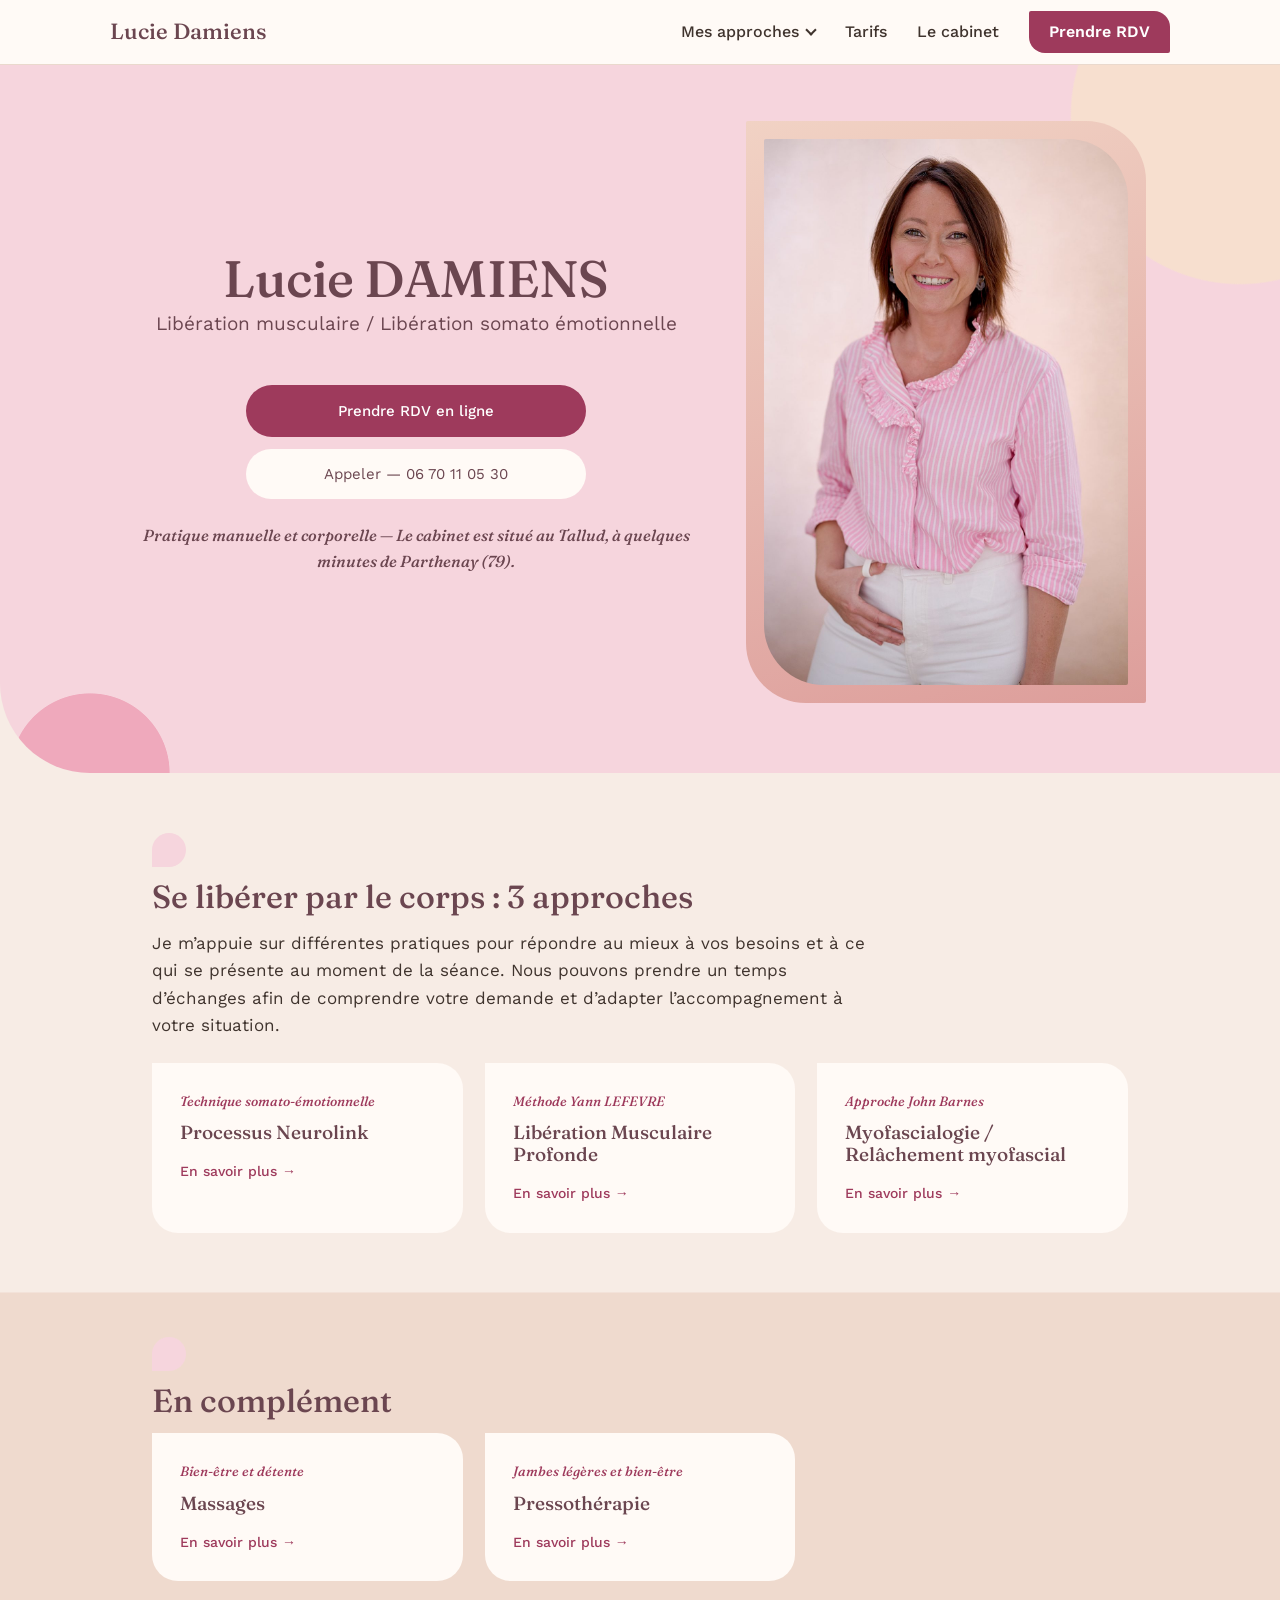
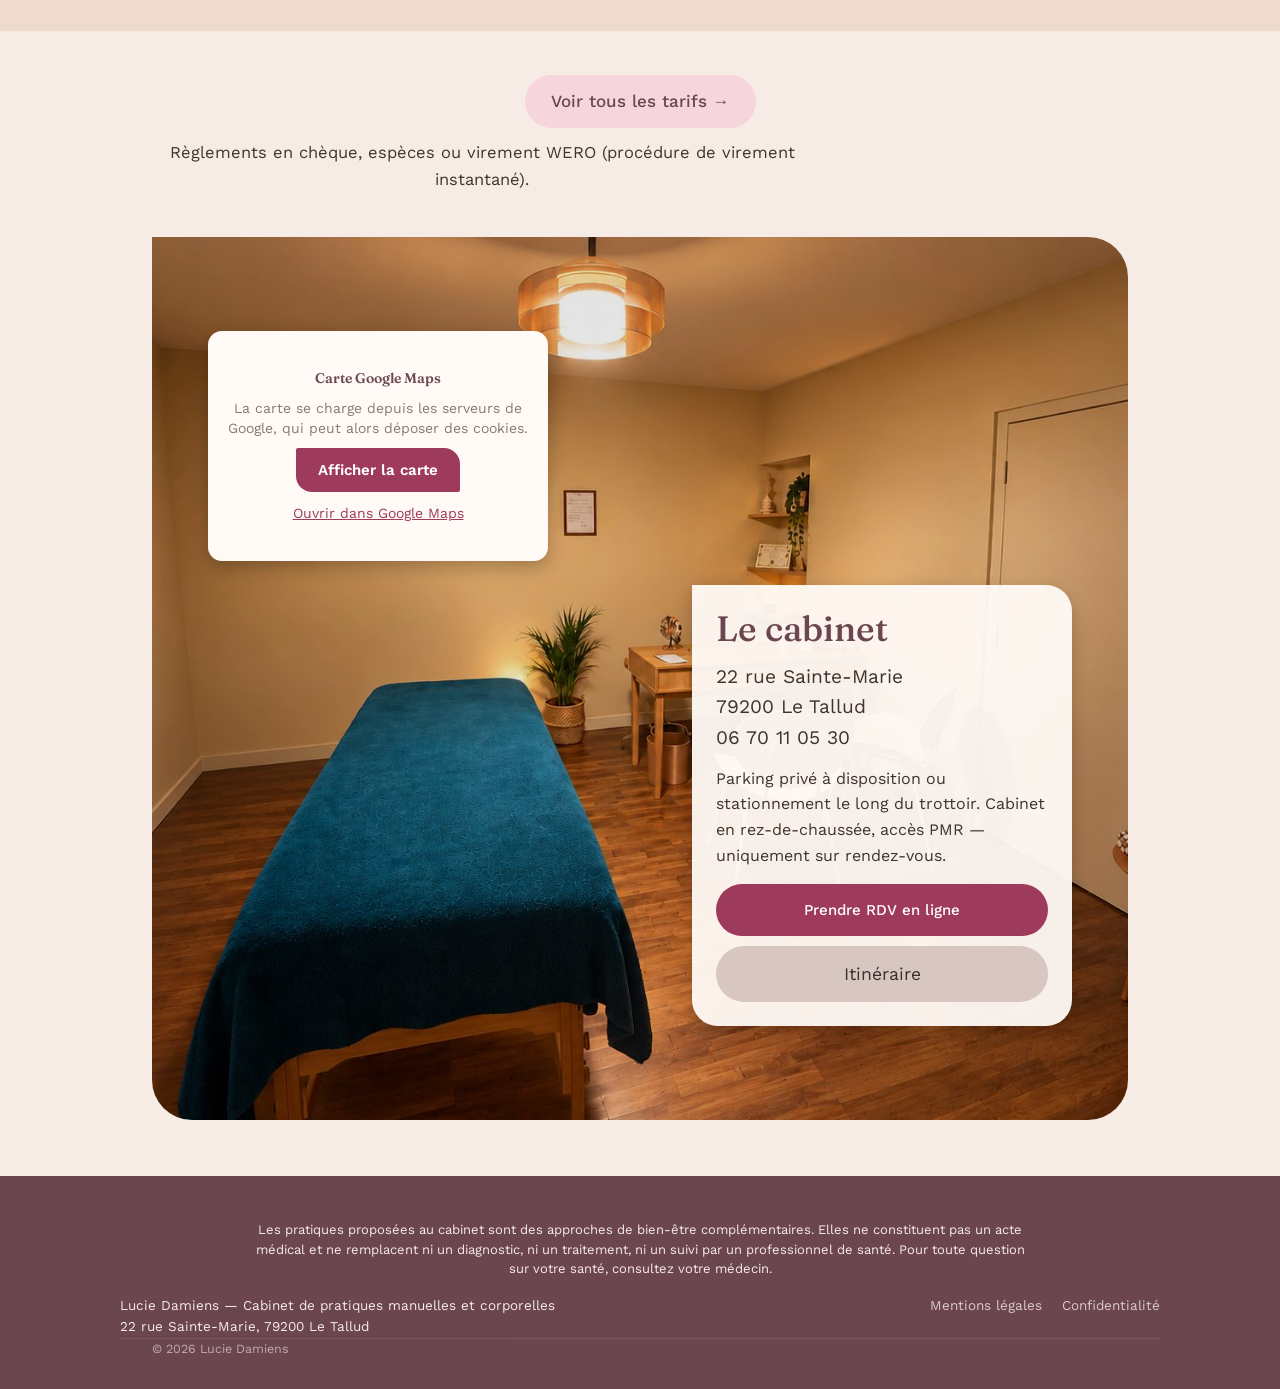
<file: index.html>
<!doctype html>
<html lang="fr-FR"><head><meta charset="utf-8"><meta name="viewport" content="width=device-width, initial-scale=1">
<title>Lucie Damiens – Pratiques manuelles et corporelles au Tallud (79)</title>
<link rel="stylesheet" href="fonts.css">
<link rel="preload" href="fonts/fraunces-latin-500-normal.woff2" as="font" type="font/woff2" crossorigin>
<link rel="preload" href="fonts/work-sans-latin-400-normal.woff2" as="font" type="font/woff2" crossorigin>
<link rel="icon" href="/favicon.ico" sizes="48x48">
<link rel="icon" href="/favicon.svg" type="image/svg+xml">
<link rel="apple-touch-icon" href="/apple-touch-icon.png">
<link rel="canonical" href="https://luciedamiens.fr/">
<meta property="og:type" content="website">
<meta property="og:site_name" content="Lucie Damiens">
<meta property="og:locale" content="fr_FR">
<meta property="og:title" content="Lucie Damiens – Pratiques manuelles et corporelles au Tallud (79)">
<meta property="og:description" content="Lucie Damiens, cabinet de pratiques manuelles et corporelles au Tallud, près de Parthenay (79) : Processus Neurolink, Libération Musculaire Profonde, Myofascialogie, massages et pressothérapie.">
<meta property="og:url" content="https://luciedamiens.fr/">
<meta property="og:image" content="https://luciedamiens.fr/images/og-image.jpg">
<meta property="og:image:width" content="1200">
<meta property="og:image:height" content="630">
<meta property="og:image:alt" content="Salle de soin du cabinet de Lucie Damiens au Tallud">
<meta name="twitter:card" content="summary_large_image">
<script type="application/ld+json">{"@context": "https://schema.org", "@type": "HealthAndBeautyBusiness", "name": "Lucie Damiens", "description": "Cabinet de pratiques manuelles et corporelles au Tallud, près de Parthenay (79) : Processus Neurolink, Libération Musculaire Profonde, Myofascialogie, massages et pressothérapie.", "url": "https://luciedamiens.fr/", "telephone": "+33670110530", "email": "luciedamiens@yahoo.fr", "image": "https://luciedamiens.fr/images/og-image.jpg", "address": {"@type": "PostalAddress", "streetAddress": "22 rue Sainte-Marie", "postalCode": "79200", "addressLocality": "Le Tallud", "addressCountry": "FR"}}</script>

<meta name="description" content="Lucie Damiens, cabinet de pratiques manuelles et corporelles au Tallud, près de Parthenay (79) : Processus Neurolink, Libération Musculaire Profonde, Myofascialogie, massages et pressothérapie.">
<style>/*
Theme Name: Lucie Damiens
Theme URI: https://luciedamiensneurolink.com/
Author: Freddy LOCQUET
Description: Thème sur-mesure pour le site de Lucie Damiens, thérapeute manuelle (Fasciathérapie, Libération Musculaire Profonde, Myofascialogie, Processus Neurolink).
Version: 1.0
Requires PHP: 7.4
Text Domain: lucie-damiens
*/

:root{
  --bone:#F7ECE5;
  --bone-deep:#EFDACE;
  --ink:#3F332D;
  --ink-soft:#8A796F;
  --moss:#E28FA6;
  --moss-deep:#6B4650;
  --ochre:#DB9DAF;
  --clay:#DB9DAF;
  --line:#EAD9CD;
  --white:#FFFAF6;
}
*{box-sizing:border-box;}
html{scroll-behavior:smooth;}
body{
  margin:0;
  background:var(--bone);
  color:var(--ink);
  font-family:'Work Sans', sans-serif;
  font-size:17px;
  line-height:1.6;
}
h1,h2,h3{
  font-family:'Fraunces', serif;
  font-weight:500;
  color:var(--moss-deep);
  line-height:1.15;
  margin:0;
}
p{margin:0;}
a{color:inherit;}
img{max-width:100%;}
.wrap{max-width:1040px;margin:0 auto;padding:0 32px;}

/* HERO */
.hero{
  display:grid; grid-template-columns:1.1fr .9fr; gap:56px; align-items:center;
  padding:76px 32px 84px; max-width:1040px; margin:0 auto;
}
.hero .eyebrow{font-size:15px; color:var(--clay); font-style:italic; font-family:'Fraunces',serif; margin-bottom:14px;}
.hero h1{font-size:44px; letter-spacing:-.01em;}
.hero p.lead{margin-top:20px; font-size:18px; color:var(--ink-soft); max-width:46ch;}
.hero .symptoms{margin-top:26px; display:flex; flex-wrap:wrap; gap:10px 10px;}
.hero .symptoms span{
  font-size:13.5px; color:var(--moss-deep); background:var(--bone-deep);
  border:1px solid var(--line); padding:6px 12px; border-radius:20px;
}
.hero .ctas{margin-top:34px; display:flex; gap:14px; flex-wrap:wrap;}
.btn-primary{
  background:var(--moss); color:var(--white); text-decoration:none;
  padding:14px 26px; border-radius:2px; font-size:15px; font-weight:500;
  display:inline-block;
}
.btn-secondary{
  border:1px solid var(--ink); color:var(--ink); text-decoration:none;
  padding:13px 25px; border-radius:2px; font-size:15px;
  display:inline-block;
}
.hero-visual{
  aspect-ratio:4/5; background:var(--moss-deep);
  border-radius:2px 60px 2px 60px;
  display:flex; align-items:flex-end; padding:20px;
  background-image:linear-gradient(165deg,#F1D2C4,#DD9E9B);
  overflow:hidden;
}
.hero-visual img{width:100%; height:100%; object-fit:cover; display:block; border-radius:2px 60px 2px 60px;}
@media(max-width:800px){ .hero{grid-template-columns:1fr; padding-top:48px;} .hero h1{font-size:34px;} }

section{padding:70px 32px;}
.section-inner{max-width:1040px; margin:0 auto;}
.divider{border:none; border-top:1px solid var(--line); max-width:1040px; margin:0 auto;}

/* COMPRENDRE */
.comprendre{background:var(--white);}
.comprendre h2{font-size:30px; margin-bottom:22px;}
.comprendre .cols{display:grid; grid-template-columns:1fr 1fr; gap:48px; margin-top:30px;}
.comprendre p{color:var(--ink-soft); max-width:60ch;}
.comprendre .cols h3{font-size:18px; color:var(--moss); margin-bottom:10px;}
.causes-list{list-style:none; padding:0; margin:14px 0 0; display:flex; flex-direction:column; gap:8px;}
.causes-list li{padding-left:18px; position:relative; color:var(--ink-soft); font-size:15.5px;}
.causes-list li::before{content:"—"; position:absolute; left:0; color:var(--clay);}
@media(max-width:800px){ .comprendre .cols{grid-template-columns:1fr;} }

/* FASCIATHERAPIE */
.fascia{background:var(--bone);}
.fascia-grid{display:grid; grid-template-columns:1fr 1fr; gap:48px; align-items:start;}
.fascia h2{font-size:30px; margin-bottom:8px;}
.fascia .sub{font-family:'Fraunces',serif; font-style:italic; color:var(--clay); font-size:16px; margin-bottom:20px; display:block;}
.fascia p{color:var(--ink-soft); max-width:52ch;}
.fascia-points{list-style:none; padding:0; margin:22px 0 0; display:flex; flex-direction:column; gap:14px;}
.fascia-points li{padding-left:20px; position:relative; color:var(--ink-soft); font-size:15px;}
.fascia-points li::before{content:"—"; position:absolute; left:0; color:var(--moss);}
.fascia-points strong{color:var(--ink); font-weight:500;}
.combo-note{
  margin-top:28px; padding:20px 22px; background:var(--bone-deep);
  border-left:2px solid var(--moss); border-radius:2px; font-size:14.5px; color:var(--ink-soft);
}
@media(max-width:800px){ .fascia-grid{grid-template-columns:1fr;} }

/* BENEFICES */
.benefices{background:var(--white);}
.benefices h2{font-size:30px; margin-bottom:38px;}
.benef-grid{display:grid; grid-template-columns:1.3fr 1fr; gap:26px;}
.benef-item{padding:26px 0; border-top:1px solid var(--line);}
.benef-item:first-child{border-top:none;}
.benef-item h3{font-size:19px; color:var(--ink); font-weight:500; margin-bottom:8px;}
.benef-item p{color:var(--ink-soft); font-size:15px; max-width:44ch;}
.benef-side{background:var(--bone-deep); border-radius:2px; padding:28px; display:flex; flex-direction:column; justify-content:center;}
.benef-side h3{font-family:'Fraunces',serif; font-size:20px; color:var(--moss-deep); font-weight:500;}
.benef-side p{margin-top:10px; color:var(--ink-soft); font-size:14.5px;}
@media(max-width:800px){ .benef-grid{grid-template-columns:1fr;} }

/* TEMOIGNAGES */
.temoignages h2{font-size:30px; margin-bottom:38px;}
.quote-flow{display:flex; flex-direction:column; gap:0;}
.quote{padding:26px 0; border-top:1px solid var(--line); display:grid; grid-template-columns:40px 1fr; gap:18px;}
.quote:first-child{border-top:none;}
.quote .mark{font-family:'Fraunces',serif; font-size:34px; color:var(--clay); line-height:1;}
.quote p{font-size:16.5px; color:var(--ink); max-width:60ch;}
.quote .who{margin-top:10px; font-size:13.5px; color:var(--ink-soft);}

/* TARIFS */
.tarifs{background:var(--white);}
.tarifs h2{font-size:30px; margin-bottom:30px;}
.tarif-row{display:flex; justify-content:space-between; align-items:baseline; padding:18px 0; border-top:1px solid var(--line); max-width:640px;}
.tarif-row:first-of-type{border-top:none;}
.tarif-row .label{font-size:16px;}
.tarif-row .price{font-family:'Fraunces',serif; font-size:20px; color:var(--moss-deep);}
.tarifs .infos{margin-top:26px; color:var(--ink-soft); font-size:14.5px; max-width:56ch;}

/* FAQ */
.faq h2{font-size:30px; margin-bottom:30px;}
.faq-item{border-top:1px solid var(--line); padding:20px 0;}
.faq-item:first-child{border-top:none;}
.faq-item h3{font-size:16.5px; font-weight:500; color:var(--ink); font-family:'Work Sans',sans-serif;}
.faq-item p{margin-top:8px; color:var(--ink-soft); font-size:15px; max-width:60ch;}

/* CABINET */
.cabinet{background:var(--white);}
.cabinet-grid{display:grid; grid-template-columns:1fr 1fr; gap:40px; align-items:stretch;}
.map{background:var(--bone-deep); border:1px solid var(--line); border-radius:2px; min-height:280px; width:100%;}
.cabinet-info h2{font-size:26px;}
.cabinet-info address{font-style:normal; color:var(--ink-soft); margin-top:14px; line-height:1.7;}
.cabinet-info .practical{margin-top:18px; color:var(--ink-soft); font-size:14.5px;}
@media(max-width:800px){ .cabinet-grid{grid-template-columns:1fr;} }

/* CONTACT FINAL */
.contact-final{text-align:center; padding:90px 32px;}
.contact-final h2{font-size:32px; max-width:20ch; margin:0 auto;}
.contact-final .btn-primary{margin-top:28px; display:inline-block;}
.contact-final .tel{margin-top:16px; display:block; color:var(--ink-soft); font-size:14.5px;}

footer{background:var(--moss-deep); color:var(--bone); padding:44px 32px 30px;}
.footer-inner{max-width:1040px; margin:0 auto; display:flex; justify-content:space-between; flex-wrap:wrap; gap:24px; font-size:13.5px;}
.footer-inner a{text-decoration:none; color:var(--bone); opacity:.8;}
.footer-links{display:flex; gap:20px; flex-wrap:wrap;}
.foot-bottom{max-width:1040px; margin:24px auto 0; padding-top:20px; border-top:1px solid rgba(250,249,245,.15); font-size:12.5px; opacity:.6;}

/* APPROCHES (home) */
.approches h2{font-size:30px; margin-bottom:10px;}
.approches > .section-inner > p.intro{color:var(--ink-soft); max-width:60ch; margin-bottom:34px;}
.approches-grid{display:grid; grid-template-columns:repeat(3,1fr); gap:22px;}
.approche-card{background:var(--white); border:1px solid var(--line); border-radius:2px; padding:28px; display:flex; flex-direction:column; gap:10px;}
.approche-card .tag{font-family:'Fraunces',serif; font-style:italic; color:var(--clay); font-size:13.5px;}
.approche-card h3{font-size:19px; color:var(--moss-deep); font-weight:500;}
.approche-card p{color:var(--ink-soft); font-size:14.5px; flex:1;}
.approche-card a.more{font-size:14px; color:var(--moss); text-decoration:none; font-weight:500; margin-top:6px;}
@media(max-width:800px){ .approches-grid{grid-template-columns:1fr;} }

/* TECHNIQUE PAGES */
.tech-hero{padding:56px 32px 40px; max-width:820px; margin:0 auto;}
.back-link{display:inline-block; margin-bottom:18px; font-size:14px;}
.back-link:hover{opacity:.85;}
.tech-hero .tagline{display:block; font-family:'Fraunces',serif; font-style:italic; color:var(--clay); font-size:17px; margin-top:10px;}
.tech-hero h1{font-size:36px; margin-top:12px;}
.tech-body{padding:10px 32px 60px; max-width:820px; margin:0 auto;}
.tech-body p{color:var(--ink-soft); margin-bottom:18px; font-size:16.5px; max-width:66ch;}
.tech-body h2{font-size:21px; margin:36px 0 14px; color:var(--moss-deep);}
.indications{background:var(--bone-deep); border-radius:2px; padding:24px 26px; margin:14px 0;}
.indications p{color:var(--ink-soft); font-size:15px; margin:0;}
.note-box{border-left:2px solid var(--moss); padding:16px 20px; margin:20px 0; font-style:italic; color:var(--ink-soft); font-size:15px; background:var(--white);}
.tech-cta{text-align:center; padding:50px 32px 70px;}
.tech-cta .btn-primary{margin-top:18px; display:inline-block;}

.other-techniques{padding:56px 32px; background:var(--white);}
.other-techniques h2{font-size:24px; margin-bottom:24px;}

:root{
  --bone:#F7ECE5;
  --bone-deep:#EFDACE;
  --ink:#3F332D;
  --ink-soft:#8A796F;
  --moss:#E28FA6;
  --moss-deep:#6B4650;
  --ochre:#DB9DAF;
  --clay:#DB9DAF;
  --line:#EAD9CD;
  --white:#FFFAF6;
}

body{
  background:var(--bone);
  color:var(--ink);
  font-family:'Work Sans', sans-serif;
  font-size:17px;
  line-height:1.6;
}

h1,h2,h3{
  font-family:'Fraunces', serif;
  font-weight:500;
  color:var(--moss-deep);
  line-height:1.15;
  margin:0;
}

p{margin:0;}
a{color:inherit;}

.wrap{max-width:1040px;margin:0 auto;padding:0 32px;}

.note{
  max-width:640px; margin:0 auto 8px; text-align:center;
  font-family:'Work Sans',sans-serif; font-size:13px; color:var(--ink-soft);
  letter-spacing:.02em; padding:10px 0;
}

/* HERO */
.hero{
  display:grid; grid-template-columns:1.1fr .9fr; gap:56px; align-items:center;
  padding:76px 32px 84px; max-width:1040px; margin:0 auto;
}
.hero .eyebrow{font-size:15px; color:var(--clay); font-style:italic; font-family:'Fraunces',serif; margin-bottom:14px;}
.hero h1{font-size:44px; letter-spacing:-.01em;}
.hero p.lead{margin-top:20px; font-size:18px; color:var(--ink-soft); max-width:46ch;}
.hero .symptoms{margin-top:26px; display:flex; flex-wrap:wrap; gap:10px 10px;}
.hero .symptoms span{
  font-size:13.5px; color:var(--moss-deep); background:var(--bone-deep);
  border:1px solid var(--line); padding:6px 12px; border-radius:20px;
}
.hero .ctas{margin-top:34px; display:flex; gap:14px; flex-wrap:wrap;}
.btn-primary{
  background:var(--moss); color:var(--white); text-decoration:none;
  padding:14px 26px; border-radius:2px; font-size:15px; font-weight:500;
}
.btn-secondary{
  border:1px solid var(--ink); color:var(--ink); text-decoration:none;
  padding:13px 25px; border-radius:2px; font-size:15px;
}
.hero-visual{
  aspect-ratio:3/5; background:var(--moss-deep);
  border-radius:2px 60px 2px 60px;
  display:flex; align-items:flex-end; padding:20px;
  background-image:linear-gradient(165deg,#F1D2C4,#DD9E9B);
}
.hero-visual img{width:100%;height:100%;object-fit:cover;}

@media(max-width:800px){
  .hero{grid-template-columns:1fr; padding-top:48px;}
  .hero h1{font-size:34px;}
}

/* SECTIONS */
section{padding:70px 32px;}
.section-inner{max-width:1040px; margin:0 auto;}
.divider{border:none; border-top:1px solid var(--line); max-width:1040px; margin:0 auto;}

/* COMPRENDRE */
.comprendre{background:var(--white);}
.comprendre h2{font-size:30px; margin-bottom:22px;}
.comprendre .cols{display:grid; grid-template-columns:1fr 1fr; gap:48px; margin-top:30px;}
.comprendre p{color:var(--ink-soft); max-width:60ch;}
.comprendre .cols h3{font-size:18px; color:var(--moss); margin-bottom:10px;}
.causes-list{list-style:none; padding:0; margin:14px 0 0; display:flex; flex-direction:column; gap:8px;}
.causes-list li{padding-left:18px; position:relative; color:var(--ink-soft); font-size:15.5px;}
.causes-list li::before{content:"—"; position:absolute; left:0; color:var(--clay);}
@media(max-width:800px){ .comprendre .cols{grid-template-columns:1fr;} }

/* TECHNIQUE PAGES */
.tech-hero{padding:56px 32px 40px; max-width:820px; margin:0 auto;}
.back-link{display:inline-block; margin-bottom:18px; font-size:14px;}
.tech-hero .tagline{display:block; font-family:'Fraunces',serif; font-style:italic; color:var(--clay); font-size:17px; margin-top:10px;}
.tech-hero h1{font-size:36px; margin-top:12px;}

.tech-body{padding:10px 32px 60px; max-width:820px; margin:0 auto;}
.tech-body p{color:var(--ink-soft); margin-bottom:18px; font-size:16.5px; max-width:66ch;}
.tech-body h2{font-size:21px; margin:36px 0 14px; color:var(--moss-deep);}
.indications{background:var(--bone-deep); border-radius:2px; padding:24px 26px; margin:14px 0;}
.indications p{color:var(--ink-soft); font-size:15px; margin:0;}
.note-box{border-left:2px solid var(--moss); padding:16px 20px; margin:20px 0; font-style:italic; color:var(--ink-soft); font-size:15px; background:var(--white);}

.tech-cta{text-align:center; padding:50px 32px 70px;}
.tech-cta .btn-primary{margin-top:18px; display:inline-block;}

/* APPROCHES */
.approches h2{font-size:30px; margin-bottom:10px;}
.approches > .section-inner > p.intro{color:var(--ink-soft); max-width:60ch; margin-bottom:34px;}
.approches-grid{display:grid; grid-template-columns:repeat(3,1fr); gap:22px;}
.approche-card{background:var(--white); border:1px solid var(--line); border-radius:2px; padding:28px; display:flex; flex-direction:column; gap:10px;}
.approche-card .tag{font-family:'Fraunces',serif; font-style:italic; color:var(--clay); font-size:13.5px;}
.approche-card h3{font-size:19px; color:var(--moss-deep); font-weight:500;}
.approche-card p{color:var(--ink-soft); font-size:14.5px; flex:1;}
.approche-card a.more{font-size:14px; color:var(--moss); text-decoration:none; font-weight:500; margin-top:6px;}
@media(max-width:800px){ .approches-grid{grid-template-columns:1fr;} }

/* QUOTES */
.quote-flow{display:flex; flex-direction:column; gap:0;}
.quote{padding:26px 0; border-top:1px solid var(--line); display:grid; grid-template-columns:40px 1fr; gap:18px;}
.quote .mark{font-family:'Fraunces',serif; font-size:34px; color:var(--clay); line-height:1;}
.quote p{font-size:16.5px; color:var(--ink); max-width:60ch;}
.quote .who{margin-top:10px; font-size:13.5px; color:var(--ink-soft);}

/* TARIFS */
.tarif-row{display:flex; justify-content:space-between; align-items:baseline; padding:18px 0; border-top:1px solid var(--line); max-width:640px;}
.tarif-row .label{font-size:16px;}
.tarif-row .price{font-family:'Fraunces',serif; font-size:20px; color:var(--moss-deep);}
.tarifs .infos{margin-top:26px; color:var(--ink-soft); font-size:14.5px; max-width:56ch;}

/* CONTACT FINAL */
.contact-final{text-align:center; padding:90px 32px;}
.contact-final h2{font-size:32px; max-width:20ch; margin:0 auto;}
.contact-final .btn-primary{margin-top:28px; display:inline-block;}
.contact-final .tel{margin-top:16px; display:block; color:var(--ink-soft); font-size:14.5px;}
/* ===== SECTION IMMERSIVE ===== */

.cabinet-immersive {
  position: relative;
  width: 100%;
  height: 750px;
  overflow: hidden;
}

/* ===== IMAGE DE FOND (sans flou) ===== */

.cabinet-bg {
  position: absolute;
  top: 0;
  left: 0;
  width: 100%;
  height: 100%;
  background-image: url("images/cabinet.jpg");
  background-size: cover;
  background-position: center;
  background-attachment: fixed; /* Parallax */
  filter: brightness(0.55); /* sombre mais net */
  transform: scale(1.05); /* effet profondeur */
}

/* ===== OVERLAY ===== */

.cabinet-immersive-overlay {
  position: relative;
  z-index: 2;
  display: grid;
  grid-template-columns: 1fr 1fr;
  gap: 40px;
  padding: 80px 60px;
  height: 100%;
  align-items: center;
  animation: fadeIn 1.4s ease forwards;
  opacity: 0;
}

/* Animation fade-in */
@keyframes fadeIn {
  from { opacity: 0; transform: translateY(30px); }
  to { opacity: 1; transform: translateY(0); }
}

/* ===== CARTE ===== */

.cabinet-map iframe {
  width: 100%;
  height: 350px;
  border: 0;
  border-radius: 14px;
  box-shadow: 0 6px 18px rgba(0,0,0,0.25);
}

/* ===== INFO ===== */

.cabinet-info {
  background: rgba(255, 255, 255, 0.85);
  padding: 35px;
  border-radius: 14px;
  box-shadow: 0 6px 18px rgba(0,0,0,0.20);
}

.cabinet-info h2 {
  font-size: 2.2rem;
  margin-bottom: 20px;
  color: #3a2f2f;
}

.cabinet-info address {
  font-style: normal;
  font-size: 1.2rem;
  line-height: 1.6;
  margin-bottom: 15px;
  color: #4a3f3f;
}

.cabinet-info p.practical {
  font-size: 1rem;
  color: #6a5f5f;
  margin-top: 10px;
}

/* ===== BOUTON ===== */

.cabinet-btn {
  display: inline-block;
  margin-top: 20px;
  padding: 14px 26px;
  background: #d8c7c0;
  color: #3a2f2f;
  text-decoration: none;
  border-radius: 10px;
  font-size: 1.1rem;
  transition: 0.25s ease;
}

.cabinet-btn:hover {
  background: #cbb8b0;
  transform: translateY(-3px);
}

/* ===== RESPONSIVE ===== */

@media (max-width: 900px) {
  .cabinet-immersive-overlay {
    grid-template-columns: 1fr;
    padding: 40px 20px;
  }

  .cabinet-map iframe {
    height: 250px;
  }

  .cabinet-immersive {
    height: auto;
    padding-bottom: 40px;
  }

  .cabinet-bg {
    background-attachment: scroll; /* désactive parallax sur mobile */
    filter: brightness(0.55);
  }
}
.hero-signature {
  text-align: center;
  padding: 60px 20px 20px;
  animation: fadeInElegant 1.6s ease forwards;
  opacity: 0;
}

.hero-signature h1 {
  font-family: 'Montserrat', sans-serif;
  font-size: 3.2rem;
  font-weight: 300;
  color: #3a2f2f;
}

.hero-signature h1 span {
  color: #d8c7c0; /* touche thérapeutique */
}

.hero-subtitle {
  font-size: 1.2rem;
  color: #6a5f5f;
}
.hero-elegant-title h1 {
  font-size: clamp(2rem, 4vw, 4.4rem) !important;
}
.approches h2 {
  font-size: 2rem !important;
}

/* Tuiles : mêmes angles que la photo */
.approche-card {
  border-radius: 2px 32px 2px 32px;
}

/* Boutons RDV et téléphone : mêmes angles que la photo */
.btn-primary,
.btn-secondary {
  border-radius: 2px 16px 2px 16px;
}

/* ===== SITE ÉGAYÉ : ACCUEIL ET PAGES INTÉRIEURES =====
   À coller à la fin du CSS additionnel.
   Pour revenir en arrière : supprimer tout ce bloc. */

body{
  --rose-fort:#9E3A5C;
  --rose-doux:#F6D5DD;
  --peche:#F7DFCF;
  --prune:#6B4650;
  overflow-x:clip;
}

body:not(.page-id-22) > section.tech-body.wrap{
  padding:0 !important;
  max-width:none;
}

/* Bandeau de titre coloré */
body:not(.page-id-22) .tech-hero{
  position:relative;
  overflow:hidden;
  max-width:none;
  padding:44px max(32px, calc(50% - 378px)) 64px;
  background:var(--rose-doux);
  border-radius:0 0 0 90px;
}
body:not(.page-id-22) .tech-hero::before{
  content:"";
  position:absolute;
  right:-70px;
  top:-90px;
  width:320px;
  height:320px;
  border-radius:50%;
  background:var(--peche);
}
body:not(.page-id-22) .tech-hero::after{
  content:"";
  position:absolute;
  right:90px;
  bottom:-70px;
  width:150px;
  height:150px;
  border-radius:50%;
  background:#EFA9BC;
}
body:not(.page-id-22) .tech-hero > *{position:relative; z-index:1;}
body:not(.page-id-22) .tech-hero .back-link{
  background:rgba(255,250,246,.75);
  border:0;
  border-radius:999px;
  padding:8px 16px;
  margin-bottom:26px;
  color:var(--prune);
}
body:not(.page-id-22) .tech-hero .tagline{color:var(--rose-fort); font-size:18px;}
body:not(.page-id-22) .tech-hero h1{
  font-size:clamp(34px, 5vw, 50px);
  line-height:1.08;
  max-width:16em;
}

/* Texte plus lisible et plus vivant */
body:not(.page-id-22) section.tech-body:not(.wrap){padding:44px 32px 30px;}
body:not(.page-id-22) .tech-body:not(.wrap) p{color:var(--ink); font-size:17px; line-height:1.65;}
body:not(.page-id-22) .tech-hero + .tech-body > p:first-child{
  font-family:'Fraunces',serif;
  font-size:22px;
  line-height:1.4;
  color:var(--prune);
}
body:not(.page-id-22) .tech-body:not(.wrap) h2{
  font-size:29px;
  margin:54px 0 16px;
  color:var(--prune);
}
body:not(.page-id-22) .tech-body:not(.wrap) h2::before{
  content:"";
  display:block;
  width:34px;
  height:34px;
  margin-bottom:12px;
  border-radius:50% 50% 50% 0;
  background:var(--rose-doux);
}
body:not(.page-id-22) .tech-body:not(.wrap) h3{
  font-size:20px;
  margin:24px 0 6px;
  color:var(--rose-fort);
}

/* Listes en cartes */
body:not(.page-id-22) .tech-body:not(.wrap) ul{
  list-style:none;
  margin:18px 0 24px;
  padding:24px 26px;
  display:grid;
  gap:12px;
  background:var(--white);
  border-radius:0 26px 26px 26px;
}
body:not(.page-id-22) .tech-body:not(.wrap) ul li{
  position:relative;
  padding-left:30px;
  color:var(--ink);
  line-height:1.5;
}
body:not(.page-id-22) .tech-body:not(.wrap) ul li::before{
  content:"";
  position:absolute;
  left:0;
  top:.3em;
  width:15px;
  height:15px;
  border-radius:50%;
  background:#EFA9BC;
}

/* Encadrés et tarifs */
body:not(.page-id-22) .indications{
  background:var(--peche);
  border-radius:0 26px 26px 26px;
  padding:24px 26px;
}
body:not(.page-id-22) .indications p{
  color:var(--ink);
  font-size:17px;
  max-width:none;
}
body:not(.page-id-22) .indications p:has(> strong:first-child){
  display:flex;
  justify-content:space-between;
  align-items:baseline;
  gap:18px;
  padding:9px 0;
  border-bottom:1px solid rgba(107,70,80,.2);
  font-family:'Fraunces',serif;
  font-size:19px;
  color:var(--prune);
  white-space:nowrap;
}
body:not(.page-id-22) .indications p:has(> strong:first-child):last-child{border-bottom:0;}
body:not(.page-id-22) .indications p > strong:first-child{
  font-family:'Work Sans',sans-serif;
  font-size:16px;
  font-weight:500;
  color:var(--ink);
  flex:1 1 0;
  min-width:0;
  white-space:normal;
}

/* Citation */
body:not(.page-id-22) .tech-body:not(.wrap) p:has(> em:only-child){
  margin:40px 0;
  padding:30px 8px;
  border-block:1px solid #EFA9BC;
  font-family:'Fraunces',serif;
  font-size:23px;
  line-height:1.4;
  text-align:center;
  color:var(--rose-fort);
}

/* Appel à l'action en bandeau */
body:not(.page-id-22) .tech-cta{
  margin-top:30px;
  padding:60px 32px;
  background:var(--rose-doux);
  border-radius:90px 0 0 0;
}
body:not(.page-id-22) .tech-cta h2{color:var(--prune); font-size:28px; margin:0;}
body:not(.page-id-22) .tech-cta h2 + h2{margin-top:10px; font-size:36px; color:var(--rose-fort);}
body:not(.page-id-22) .tech-cta .btn-primary{
  margin-top:24px;
  padding:15px 30px;
  border-radius:999px;
  background:var(--rose-fort);
  color:#fff;
  font-weight:500;
  text-decoration:none;
}

/* Cartes des autres approches */
body:not(.page-id-22) .other-techniques{
  padding:56px 32px 66px;
  background:var(--bone-deep);
}
body:not(.page-id-22) .other-techniques h2{font-size:28px; color:var(--prune); margin-bottom:22px;}
body:not(.page-id-22) .approche-card{
  border:0;
  border-radius:0 26px 26px 26px;
  transition:transform .2s ease;
}
body:not(.page-id-22) .approche-card:hover{transform:translateY(-4px);}
body:not(.page-id-22) .approche-card .tag,
body:not(.page-id-22) .approche-card a.more{color:var(--rose-fort);}

@media (max-width:700px){
  body:not(.page-id-22) .tech-hero{padding:30px 24px 52px; border-radius:0 0 0 54px;}
  body:not(.page-id-22) .tech-hero::before{width:210px; height:210px; right:-90px; top:-70px;}
  body:not(.page-id-22) .tech-hero::after{width:96px; height:96px; right:24px; bottom:-48px;}
  body:not(.page-id-22) section.tech-body:not(.wrap){padding:32px 22px 20px;}
  body:not(.page-id-22) .tech-body:not(.wrap) h2{font-size:25px; margin-top:42px;}
  body:not(.page-id-22) .tech-cta{border-radius:54px 0 0 0; padding:48px 22px;}
  body:not(.page-id-22) .approches-grid{grid-template-columns:1fr;}
  body:not(.page-id-22) .indications p:has(> strong:first-child){font-size:18px;}
}
@media (prefers-reduced-motion:reduce){
  body:not(.page-id-22) .approche-card{transition:none;}
}

/* ===== ACCUEIL ===== */
body.page-id-22 > section.tech-body.wrap{padding:0 32px 56px !important; max-width:1040px;}
body.page-id-22 hr.divider{display:none;}

/* Bandeau d'ouverture */
body.page-id-22 .hero-accueil{padding:56px 24px 70px !important; margin-bottom:26px !important;}
body.page-id-22 .hero-accueil::before{
  content:"";
  position:absolute;
  z-index:-1;
  top:0;
  bottom:0;
  left:calc(50% - 50vw);
  right:calc(50% - 50vw);
  background:
    radial-gradient(circle 170px at calc(100% - 40px) 50px, var(--peche) 99%, transparent),
    radial-gradient(circle 80px at 90px 100%, #EFA9BC 99%, transparent),
    var(--rose-doux);
  border-radius:0 0 0 90px;
}
body.page-id-22 .hero-accueil-texte .hero-elegant-title h1{
  font-size:clamp(38px, 5vw, 58px);
  color:var(--prune);
}
body.page-id-22 .hero-elegant-subtitle{color:var(--prune); font-size:19px;}
body.page-id-22 .hero-accueil-texte .eyebrow{color:var(--prune); font-size:16px;}
body.page-id-22 .btn-primary{
  border-radius:999px;
  background:var(--rose-fort);
  color:#fff;
  font-weight:500;
}
body.page-id-22 .hero-accueil .btn-secondary{
  border:0;
  border-radius:999px;
  background:var(--white);
  color:var(--prune);
}

/* Approches */
body.page-id-22 section.approches{padding:34px 0 !important;}
body.page-id-22 section.approches h2{font-size:32px; color:var(--prune); margin-bottom:14px !important;}
body.page-id-22 section.approches h2::before{
  content:"";
  display:block;
  width:34px;
  height:34px;
  margin-bottom:12px;
  border-radius:50% 50% 50% 0;
  background:var(--rose-doux);
}
body.page-id-22 section.approches .lead{color:var(--ink); font-size:17px; margin-bottom:24px !important;}
body.page-id-22 .approche-card{
  border:0;
  border-radius:0 26px 26px 26px;
  transition:transform .2s ease;
}
body.page-id-22 .approche-card:hover{transform:translateY(-4px);}
body.page-id-22 .approche-card .tag,
body.page-id-22 .approche-card a.more{color:var(--rose-fort);}
body.page-id-22 .hero-accueil ~ section.approches ~ section.approches{
  background:var(--bone-deep);
  box-shadow:0 0 0 100vmax var(--bone-deep);
  clip-path:inset(0 -100vmax);
  margin-top:26px !important;
  padding:44px 0 50px !important;
}

/* Tarifs */
body.page-id-22 .tech-body > a.more{
  display:block;
  width:fit-content;
  margin:44px auto 12px;
  padding:13px 26px;
  border-radius:999px;
  background:var(--rose-doux);
  color:var(--prune);
  font-weight:500;
  text-decoration:none;
}
body.page-id-22 .tech-body > p.infos{
  color:var(--ink);
  text-align:center;
  margin-bottom:44px !important;
}

/* Cabinet : photo plus lumineuse */
body.page-id-22 .cabinet-immersive{border-radius:0 40px 40px 40px;}
body.page-id-22 .cabinet-immersive .cabinet-bg{filter:brightness(.9);}
body.page-id-22 .cabinet-immersive .cabinet-info{
  background:rgba(255,250,246,.95);
  border-radius:0 26px 26px 26px;
}
body.page-id-22 .cabinet-immersive .cabinet-info h2{color:var(--prune);}
body.page-id-22 .cabinet-immersive .cabinet-info address,
body.page-id-22 .cabinet-immersive .cabinet-info .practical{color:var(--ink);}
body.page-id-22 .cabinet-immersive .cabinet-btn{border-radius:999px;}

@media (max-width:700px){
  body.page-id-22 > section.tech-body.wrap{padding:0 22px 40px !important;}
  body.page-id-22 .hero-accueil{padding:32px 22px 46px !important;}
  body.page-id-22 .hero-accueil::before{border-radius:0 0 0 54px;}
  body.page-id-22 section.approches h2{font-size:27px;}
  body.page-id-22 .approches-grid{grid-template-columns:1fr;}
  body.page-id-22 .cabinet-immersive{border-radius:0 26px 26px 26px;}
}
@media (prefers-reduced-motion:reduce){
  body.page-id-22 .approche-card{transition:none;}
}
</style><link rel="stylesheet" href="site.css">
<script src="site.js" defer></script>
</head>
<body class="page page-id-22">
<header class="site-nav">
  <div class="site-nav-inner">
    <a class="site-nav-brand" href="/">Lucie Damiens</a>
    <button class="site-nav-toggle" type="button" aria-expanded="false" aria-controls="site-nav-menu"><span class="sr-only">Menu</span><span class="bars" aria-hidden="true"></span></button>
    <nav id="site-nav-menu" class="site-nav-menu" aria-label="Navigation principale">
      <ul>
        <li class="has-sub"><button type="button" class="sub-toggle" aria-expanded="false" aria-controls="sub-approches">Mes approches</button>
          <ul id="sub-approches" class="sub">
            <li><a href="/processus-neurolink">Processus Neurolink</a></li>
            <li><a href="/liberation-musculaire-profonde">Libération Musculaire Profonde</a></li>
            <li><a href="/myofascialogie">Myofascialogie</a></li>
            <li><a href="/massages">Massages</a></li>
            <li><a href="/pressotherapie">Pressothérapie</a></li>
          </ul>
        </li>
        <li><a href="/tarifs">Tarifs</a></li>
        <li><a href="/#cabinet">Le cabinet</a></li>
      </ul>
      <a class="site-nav-cta" href="https://calendly.com/luciedamiens">Prendre RDV</a>
    </nav>
  </div>
</header>
<section class="tech-body wrap" style="padding-top:60px;">





<style>
  .hero-accueil {
    display: grid !important;
    grid-template-columns: minmax(0, 1fr) minmax(0, 400px) !important;
    gap: 48px;
    align-items: center;
    /* Sort de la colonne étroite du thème et se recentre sur l'écran */
    width: min(1060px, 100vw) !important;
    max-width: none !important;
    position: relative;
    left: 50%;
    transform: translateX(-50%);
    margin: 0 !important;
    padding: 48px 24px;
    box-sizing: border-box;
  }
  .hero-accueil-texte {
    display: flex;
    flex-direction: column;
    align-items: center;
    text-align: center;
  }
  .hero-accueil-texte .hero-elegant-title {
    margin: 0 0 28px;
    padding: 0;
    text-align: center;
  }
  .hero-accueil-texte .hero-elegant-title h1 {
    white-space: nowrap;
    font-size: clamp(2rem, 4vw, 3.25rem);
    text-align: center;
  }
  .hero-accueil-texte .ctas {
    display: flex;
    flex-direction: column;
    align-items: stretch;
    gap: 12px;
    width: 100%;
    max-width: 340px;
    margin: 0 0 24px;
  }
  .hero-accueil-texte .ctas a {
    display: block;
    width: 100%;
    margin: 0;
    box-sizing: border-box;
    text-align: center;
  }
  .hero-accueil-texte .eyebrow {
    margin: 0;
    text-align: center;
  }
  .hero-accueil .hero-visual {
    width: 100% !important;
    max-width: 400px !important;
    margin: 0 auto;
    padding: 18px !important;
    min-height: 0 !important;
    aspect-ratio: auto !important;
    height: auto !important;
    min-width: 0;
    justify-self: stretch;
    box-sizing: border-box;
  }
  .hero-accueil .hero-visual img {
    display: block;
    margin: 0 !important;
    width: 100% !important;
    max-width: none !important;
    height: auto !important;
    max-height: none !important;
  }
  /* Espacements resserrés entre les sections */
  .hero-accueil {
    padding-top: 32px;
    padding-bottom: 24px;
  }
  hr.divider {
    margin-top: 24px !important;
    margin-bottom: 24px !important;
  }
  section.approches,
  section.approches .section-inner {
    padding-top: 0 !important;
    padding-bottom: 0 !important;
    margin-top: 0 !important;
    margin-bottom: 0 !important;
  }
  section.approches h2 {
    margin-top: 0 !important;
    margin-bottom: 12px !important;
  }
  section.approches .lead {
    margin-top: 0 !important;
    margin-bottom: 16px !important;
  }
  p.infos {
    margin-top: 6px !important;
    margin-bottom: 0 !important;
  }
  @media (max-width: 768px) {
    .hero-accueil {
      grid-template-columns: 1fr !important;
      gap: 32px;
      padding: 32px 16px;
    }
  }
</style>

<!-- CONTENU DE LA PAGE ACCUEIL -->
<div class="hero hero-accueil">
  <div class="hero-accueil-texte">
    <div class="hero-elegant-title">
      <h1>Lucie DAMIENS<span class="sr-only"> – pratiques manuelles et corporelles au Tallud, près de Parthenay</span></h1>
      <p class="hero-elegant-subtitle">Libération musculaire / Libération somato émotionnelle</p>
    </div>

    <div class="ctas">
      <a class="btn-primary" href="https://calendly.com/luciedamiens">Prendre RDV en ligne</a>
      <a class="btn-secondary" href="tel:0670110530">Appeler — 06 70 11 05 30</a>
    </div>

    <div class="eyebrow">Pratique manuelle et corporelle — Le cabinet est situé au Tallud, à quelques minutes de Parthenay (79).</div>
  </div>

  <div class="hero-visual">
    <img src="images/lucie-damiens.jpg" width="1066" height="1600" alt="Lucie Damiens">
  </div>
</div>
<hr class="divider">

<section class="approches">
  <div class="section-inner">
    <h2>Se libérer par le corps : 3 approches</h2>
<p class="lead">
Je m’appuie sur différentes pratiques pour répondre au mieux à vos besoins et à ce qui se présente au moment de la séance. Nous pouvons prendre un temps d’échanges afin de comprendre votre demande et d’adapter l’accompagnement à votre situation.</p>

    <div class="approches-grid">

      <!-- Neurolink -->
      <div class="approche-card">
        <span class="tag">Technique somato-émotionnelle</span>
        <h3>Processus Neurolink</h3>
        <a class="more" href="/processus-neurolink">En savoir plus →</a>
      </div>

      <!-- LMP -->
      <div class="approche-card">
        <span class="tag">Méthode Yann LEFEVRE</span>
        <h3>Libération Musculaire Profonde</h3>
        <a class="more" href="/liberation-musculaire-profonde">En savoir plus →</a>
      </div>

      <!-- Myofascialogie -->
      <div class="approche-card">
        <span class="tag">Approche John Barnes</span>
        <h3>Myofascialogie / Relâchement myofascial</h3>
        <a class="more" href="/myofascialogie">En savoir plus →</a>
      </div>

    </div>
  </div>
</section>

<hr class="divider">

<section class="approches">
  <div class="section-inner">
    <h2>En complément</h2>

    <div class="approches-grid">

      <!-- Massages -->
      <div class="approche-card">
        <span class="tag">Bien-être et détente</span>
        <h3>Massages</h3>
        <a class="more" href="/massages">En savoir plus →</a>
      </div>

      <!-- Pressothérapie -->
      <div class="approche-card">
        <span class="tag">Jambes légères et bien-être</span>
        <h3>Pressothérapie</h3>
        <a class="more" href="/pressotherapie">En savoir plus →</a>
      </div>

    </div>
  </div>
</section>

<hr class="divider">


  


<a class="more" href="/tarifs">Voir tous les tarifs →</a>
<p class="infos">
      Règlements en chèque, espèces ou virement WERO (procédure de virement instantané).
    </p>
  

<hr class="divider">



<style>
  /* La section s'agrandit selon son contenu : rien n'est coupé */
  .cabinet-immersive {
    position: relative !important;
    height: auto !important;
    max-height: none !important;
    min-height: 640px !important;
    overflow: hidden;
  }
  .cabinet-immersive .cabinet-bg {
    position: absolute !important;
    top: 0;
    right: 0;
    bottom: 0;
    left: 0;
    width: 100% !important;
    height: 100% !important;
  }
  .cabinet-immersive .cabinet-immersive-overlay {
    position: relative !important;
    height: auto !important;
    max-height: none !important;
    display: grid !important;
    grid-template-columns: minmax(0, 1fr) minmax(0, 1fr) !important;
    grid-template-rows: auto auto !important;
    align-content: space-between !important;
    gap: 24px;
    width: 100%;
    min-height: 640px !important;
    padding: 24px !important;
    box-sizing: border-box;
  }
  /* Carte : en haut à gauche */
  .cabinet-immersive .cabinet-map {
    grid-column: 1;
    grid-row: 1;
    justify-self: start;
    align-self: start;
    width: 100% !important;
    max-width: 340px !important;
    height: 230px !important;
    margin: 0 !important;
  }
  .cabinet-immersive .cabinet-map iframe {
    display: block;
    width: 100% !important;
    height: 100% !important;
    border: 0;
  }
  /* Informations : en bas à droite */
  .cabinet-immersive .cabinet-info {
    grid-column: 2;
    grid-row: 2;
    justify-self: end;
    align-self: end;
    width: 100% !important;
    max-width: 380px !important;
    height: auto !important;
    max-height: none !important;
    overflow: visible !important;
    margin: 0 !important;
    padding: 24px !important;
    box-sizing: border-box;
  }
  .cabinet-immersive .cabinet-info h2 {
    margin: 0 0 12px !important;
  }
  .cabinet-immersive .cabinet-info address {
    margin: 0 0 12px !important;
  }
  .cabinet-immersive .cabinet-info .practical {
    margin: 0 !important;
  }
  .cabinet-immersive .cabinet-actions {
    display: flex;
    flex-direction: column;
    gap: 10px;
    margin-top: 16px;
  }
  .cabinet-immersive .cabinet-actions a {
    display: block;
    width: 100%;
    margin: 0;
    box-sizing: border-box;
    text-align: center;
  }
  @media (max-width: 768px) {
    .cabinet-immersive .cabinet-immersive-overlay {
      grid-template-columns: minmax(0, 1fr) !important;
      padding: 16px !important;
    }
    .cabinet-immersive .cabinet-map,
    .cabinet-immersive .cabinet-info {
      grid-column: 1;
      max-width: none !important;
    }
  }
</style>

<section class="cabinet-immersive" id="cabinet">

  <!-- Image de fond -->
  <div class="cabinet-bg"></div>

  <!-- Overlay -->
  <div class="cabinet-immersive-overlay">

    <!-- Carte Google Maps -->
    <div class="cabinet-map">
      <div class="map-consent">
        <p class="map-consent-title">Carte Google Maps</p>
        <p>La carte se charge depuis les serveurs de Google, qui peut alors déposer des cookies.</p>
        <button type="button" class="map-consent-btn" data-map-src="https://www.google.com/maps?q=22+rue+Sainte-Marie,+79200+Le+Tallud&amp;output=embed">Afficher la carte</button>
        <a href="https://www.google.com/maps/search/?api=1&amp;query=22+rue+Sainte-Marie,+79200+Le+Tallud" target="_blank" rel="noopener">Ouvrir dans Google Maps</a>
      </div>
    </div>

    <!-- Bloc d'informations -->
    <div class="cabinet-info">
      <h2>Le cabinet</h2>

      <address>
        22 rue Sainte-Marie<br>
        79200 Le Tallud<br>
        06 70 11 05 30
      </address>

      <p class="practical">
        Parking privé à disposition ou stationnement le long du trottoir. Cabinet en rez-de-chaussée, accès PMR — uniquement sur rendez-vous.
      </p>

      <div class="cabinet-actions">
        <a class="btn-primary" href="https://calendly.com/luciedamiens">Prendre RDV en ligne</a>
        <a href="https://www.google.com/maps/dir/?api=1&amp;destination=22+rue+Sainte-Marie,+79200+Le+Tallud" class="cabinet-btn" target="_blank" rel="noopener">
          Itinéraire
        </a>
      </div>
    </div>

  </div>
</section>

</section>
<footer>
  <p class="footer-mention" style="max-width:820px;margin:0 auto 16px;padding:0 16px;font-size:13px;line-height:1.5;text-align:center;">Les pratiques proposées au cabinet sont des approches de bien-être complémentaires. Elles ne constituent pas un acte médical et ne remplacent ni un diagnostic, ni un traitement, ni un suivi par un professionnel de santé. Pour toute question sur votre santé, consultez votre médecin.</p>
  <div class="footer-inner">
    <div>Lucie Damiens — Cabinet de pratiques manuelles et corporelles<br>22 rue Sainte-Marie, 79200 Le Tallud</div>
    <div class="footer-links">
      <a href="/mentions-legales">Mentions légales</a>
      <a href="/confidentialite">Confidentialité</a>
    </div>
  </div>
  <div class="foot-bottom wrap">&copy; 2026 Lucie Damiens</div>
</footer>

</body></html>
</file>
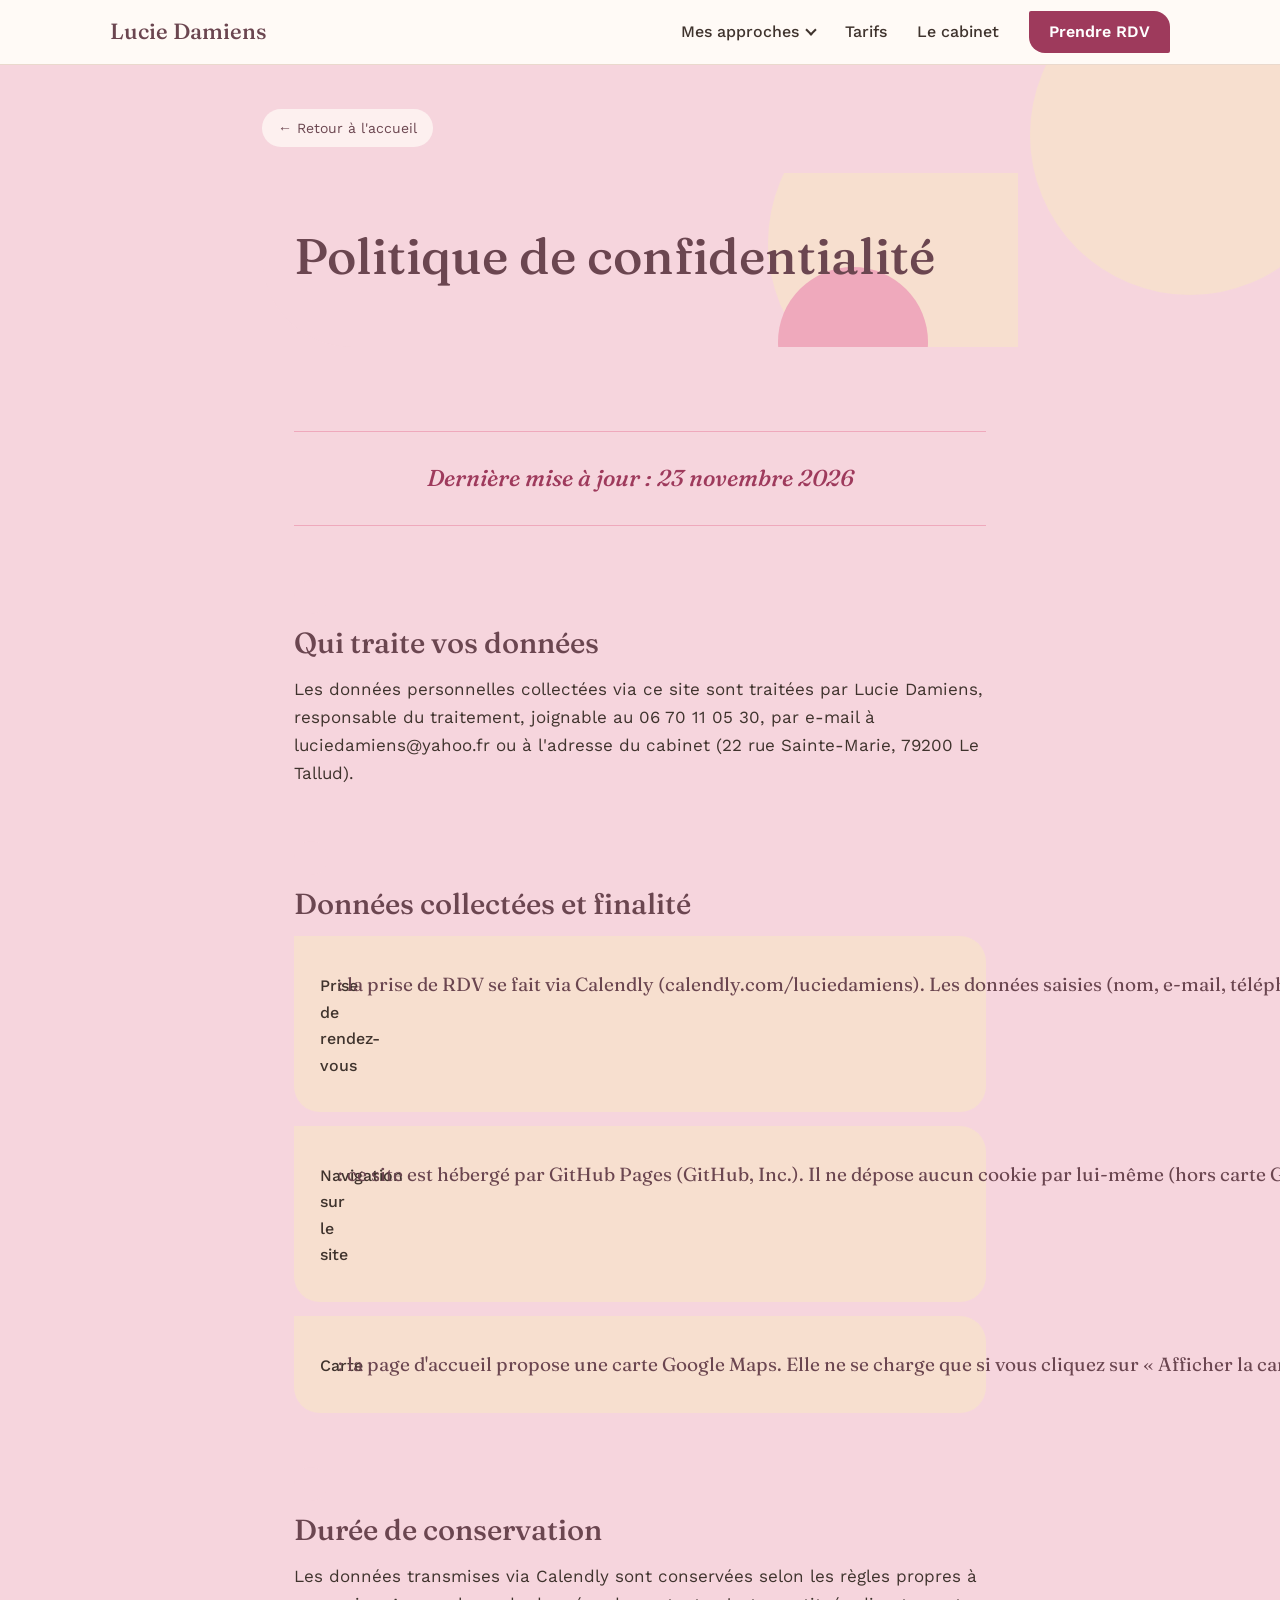
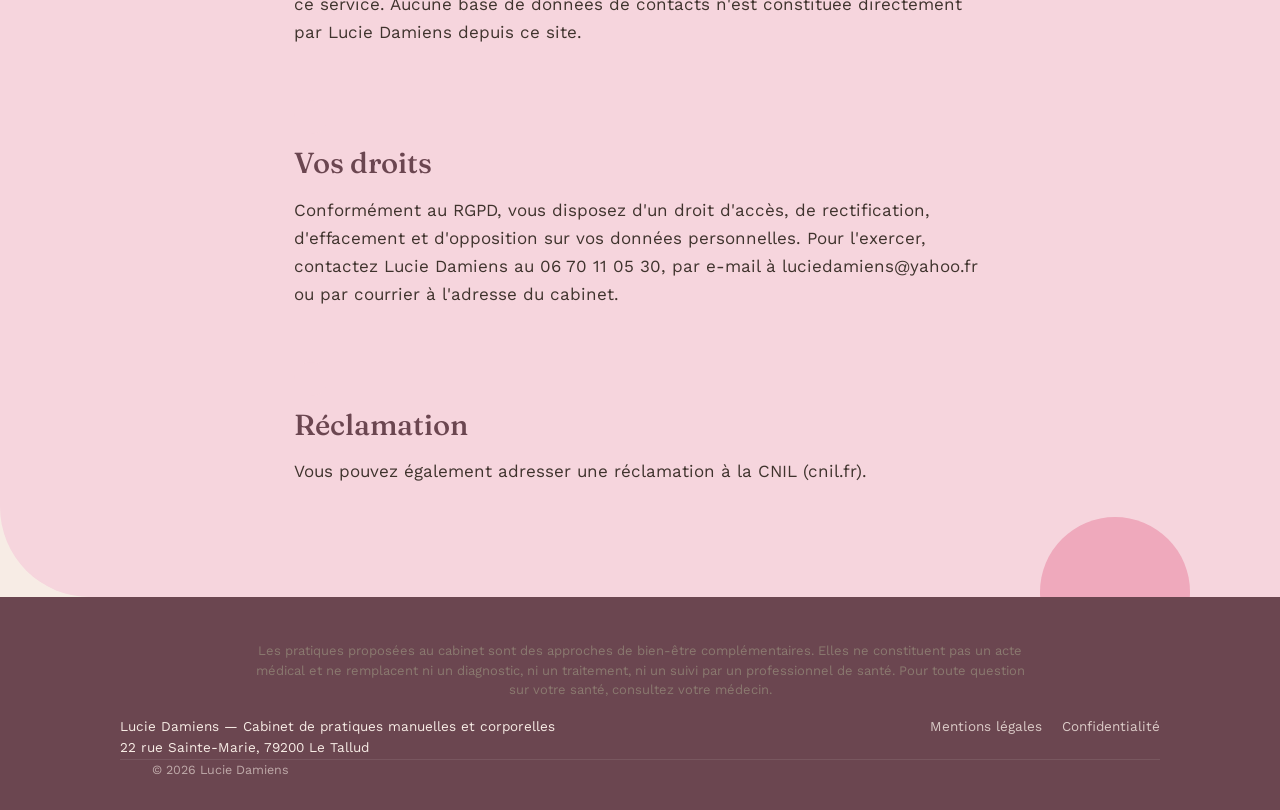
<file: confidentialite.html>
<!doctype html>
<html lang="fr-FR"><head><meta charset="utf-8"><meta name="viewport" content="width=device-width, initial-scale=1">
<title>Confidentialité – Lucie Damiens</title>
<link rel="stylesheet" href="fonts.css">
<link rel="preload" href="fonts/fraunces-latin-500-normal.woff2" as="font" type="font/woff2" crossorigin>
<link rel="preload" href="fonts/work-sans-latin-400-normal.woff2" as="font" type="font/woff2" crossorigin>
<link rel="icon" href="/favicon.ico" sizes="48x48">
<link rel="icon" href="/favicon.svg" type="image/svg+xml">
<link rel="apple-touch-icon" href="/apple-touch-icon.png">

<meta name="robots" content="noindex">
<link rel="stylesheet" href="style.css"><link rel="stylesheet" href="site.css">
<script src="site.js" defer></script>
</head>
<body class="page page-id-149">
<header class="site-nav">
  <div class="site-nav-inner">
    <a class="site-nav-brand" href="/">Lucie Damiens</a>
    <button class="site-nav-toggle" type="button" aria-expanded="false" aria-controls="site-nav-menu"><span class="sr-only">Menu</span><span class="bars" aria-hidden="true"></span></button>
    <nav id="site-nav-menu" class="site-nav-menu" aria-label="Navigation principale">
      <ul>
        <li class="has-sub"><button type="button" class="sub-toggle" aria-expanded="false" aria-controls="sub-approches">Mes approches</button>
          <ul id="sub-approches" class="sub">
            <li><a href="/processus-neurolink">Processus Neurolink</a></li>
            <li><a href="/liberation-musculaire-profonde">Libération Musculaire Profonde</a></li>
            <li><a href="/myofascialogie">Myofascialogie</a></li>
            <li><a href="/massages">Massages</a></li>
            <li><a href="/pressotherapie">Pressothérapie</a></li>
          </ul>
        </li>
        <li><a href="/tarifs">Tarifs</a></li>
        <li><a href="/#cabinet">Le cabinet</a></li>
      </ul>
      <a class="site-nav-cta" href="https://calendly.com/luciedamiens">Prendre RDV</a>
    </nav>
  </div>
</header>
<section class="tech-body wrap" style="padding-top:60px;">

<section class="tech-hero">
  <a class="btn-secondary back-link" href="/">← Retour à l'accueil</a>



<style>
  /* (tout ton CSS d’origine est conservé intégralement) */
</style>




<section class="tech-hero">
  <h1>Politique de confidentialité</h1>
</section>

<section class="tech-body">

  <p><em>Dernière mise à jour : 23 novembre 2026</em></p>

  <h2>Qui traite vos données</h2>
  <p>Les données personnelles collectées via ce site sont traitées par Lucie Damiens, responsable du traitement, joignable au 06 70 11 05 30, par e-mail à luciedamiens@yahoo.fr ou à l'adresse du cabinet (22 rue Sainte-Marie, 79200 Le Tallud).</p>

  <h2>Données collectées et finalité</h2>
  <div class="indications">
    <p><strong>Prise de rendez-vous</strong> : la prise de RDV se fait via Calendly (calendly.com/luciedamiens). Les données saisies (nom, e-mail, téléphone) sont collectées et traitées par Calendly ; consultez leur politique de confidentialité pour le détail.</p>
  </div>
  <div class="indications">
    <p><strong>Navigation sur le site</strong> : ce site est hébergé par GitHub Pages (GitHub, Inc.). Il ne dépose aucun cookie par lui-même (hors carte Google Maps, si vous choisissez de l'afficher) et n'utilise aucun outil de mesure d'audience. Les polices de caractères sont hébergées sur le site : aucune donnée n'est transmise à Google à ce titre. Comme tout hébergeur, GitHub enregistre des données techniques de connexion (adresse IP) pour assurer le fonctionnement et la sécurité du site — voir la politique de confidentialité de GitHub.</p>
  </div>
  <div class="indications">
    <p><strong>Carte</strong> : la page d'accueil propose une carte Google Maps. Elle ne se charge que si vous cliquez sur « Afficher la carte » : tant que vous ne cliquez pas, aucune donnée n'est transmise à Google. Après votre clic, Google peut déposer des cookies et recevoir votre adresse IP — voir la politique de confidentialité de Google.</p>
  </div>

  <h2>Durée de conservation</h2>
  <p>Les données transmises via Calendly sont conservées selon les règles propres à ce service. Aucune base de données de contacts n'est constituée directement par Lucie Damiens depuis ce site.</p>

  <h2>Vos droits</h2>
  <p>Conformément au RGPD, vous disposez d'un droit d'accès, de rectification, d'effacement et d'opposition sur vos données personnelles. Pour l'exercer, contactez Lucie Damiens au 06 70 11 05 30, par e-mail à luciedamiens@yahoo.fr ou par courrier à l'adresse du cabinet.</p>

  <h2>Réclamation</h2>
  <p>Vous pouvez également adresser une réclamation à la CNIL (cnil.fr).</p>

</section>

</section>
<footer>
  <p class="footer-mention" style="max-width:820px;margin:0 auto 16px;padding:0 16px;font-size:13px;line-height:1.5;text-align:center;">Les pratiques proposées au cabinet sont des approches de bien-être complémentaires. Elles ne constituent pas un acte médical et ne remplacent ni un diagnostic, ni un traitement, ni un suivi par un professionnel de santé. Pour toute question sur votre santé, consultez votre médecin.</p>
  <div class="footer-inner">
    <div>Lucie Damiens — Cabinet de pratiques manuelles et corporelles<br>22 rue Sainte-Marie, 79200 Le Tallud</div>
    <div class="footer-links">
      <a href="/mentions-legales">Mentions légales</a>
      <a href="/confidentialite">Confidentialité</a>
    </div>
  </div>
  <div class="foot-bottom wrap">&copy; 2026 Lucie Damiens</div>
</footer>

</body></html>
</file>
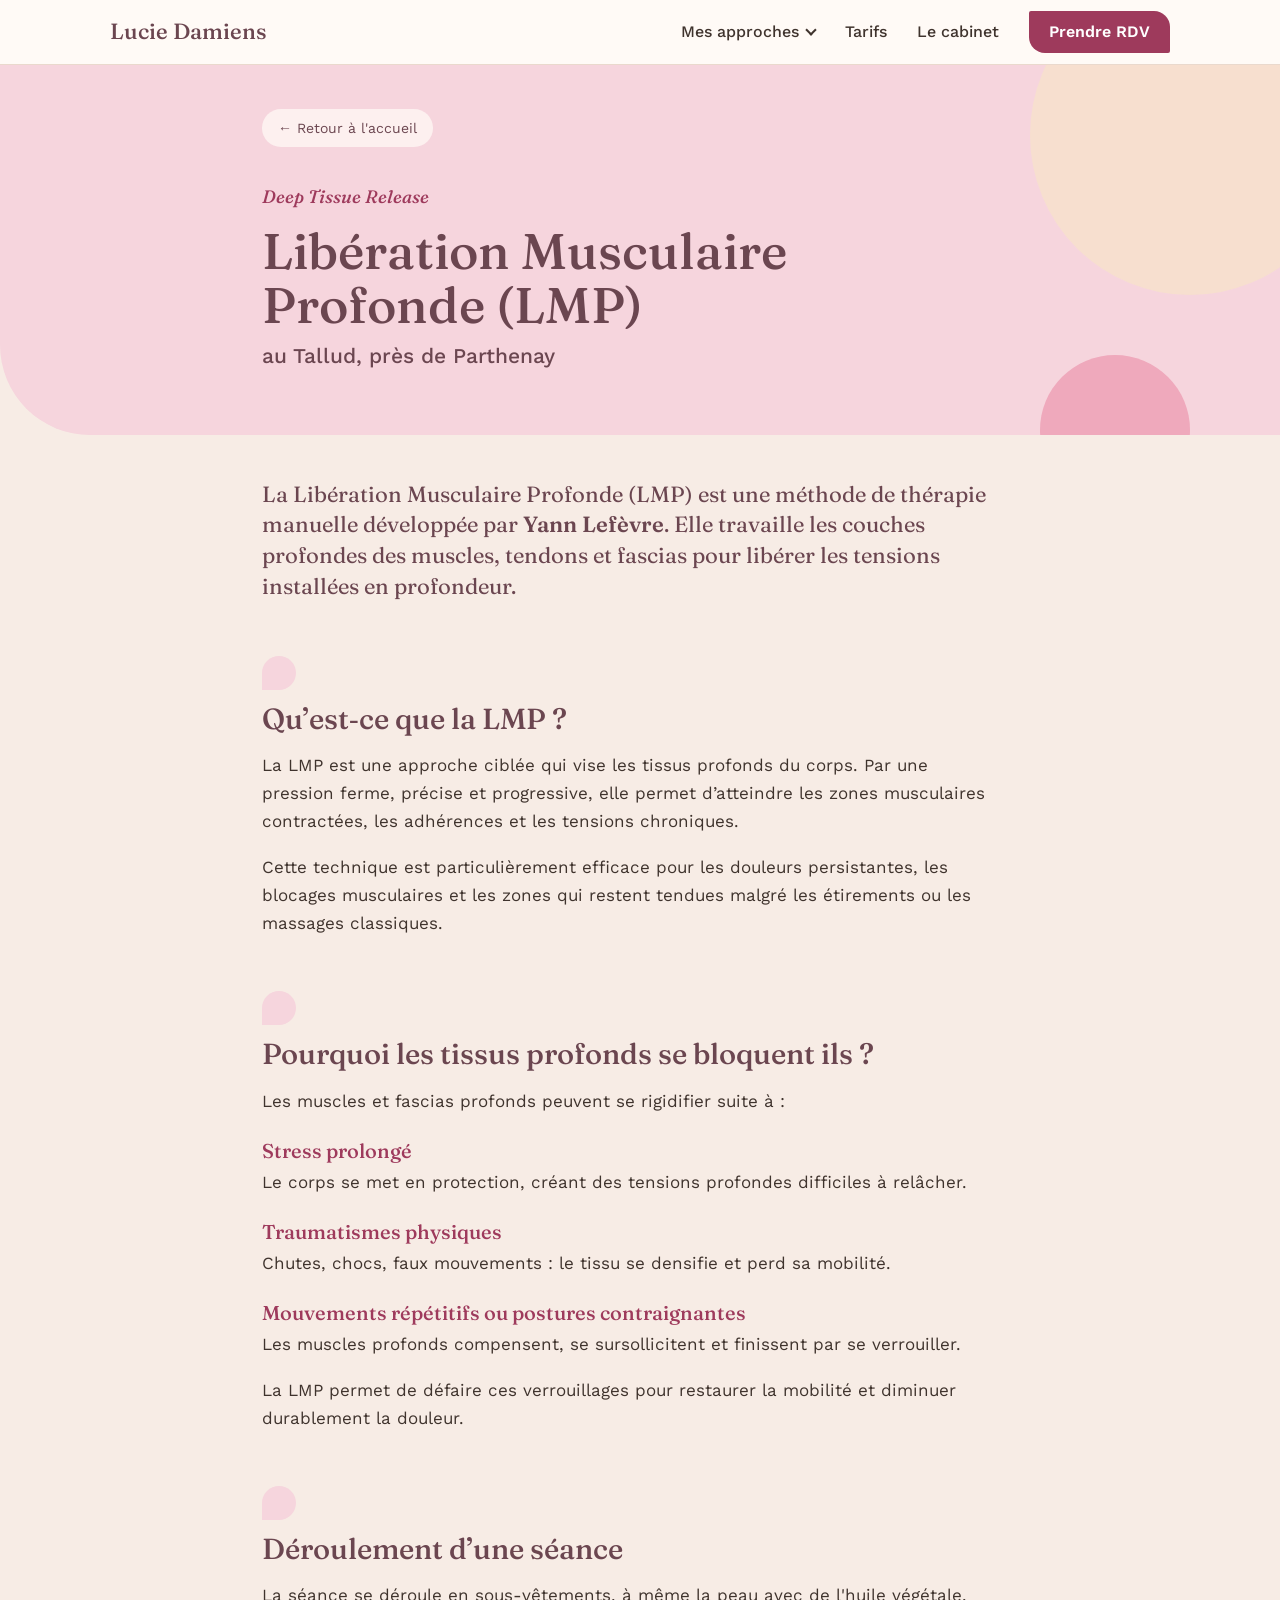
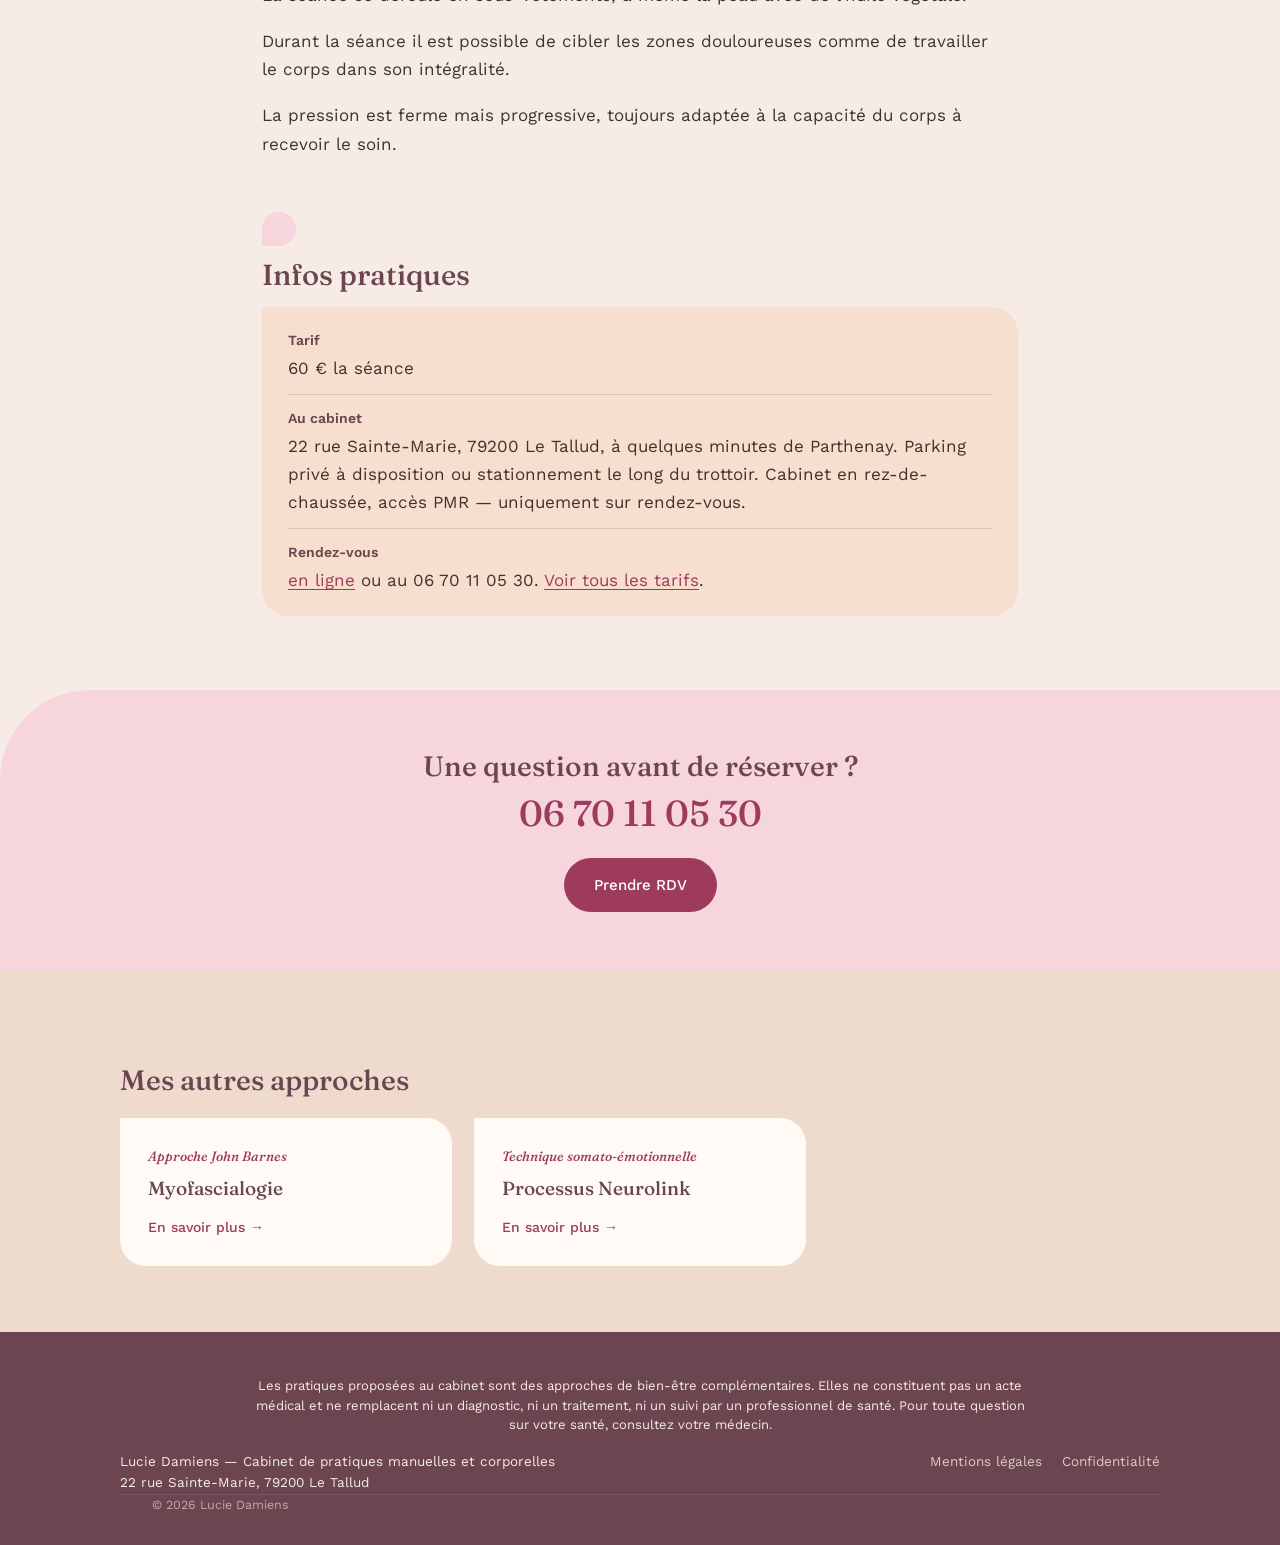
<file: liberation-musculaire-profonde.html>
<!doctype html>
<html lang="fr-FR"><head><meta charset="utf-8"><meta name="viewport" content="width=device-width, initial-scale=1">
<title>Libération Musculaire Profonde au Tallud, près de Parthenay | Lucie Damiens</title>
<link rel="stylesheet" href="fonts.css">
<link rel="preload" href="fonts/fraunces-latin-500-normal.woff2" as="font" type="font/woff2" crossorigin>
<link rel="preload" href="fonts/work-sans-latin-400-normal.woff2" as="font" type="font/woff2" crossorigin>
<link rel="icon" href="/favicon.ico" sizes="48x48">
<link rel="icon" href="/favicon.svg" type="image/svg+xml">
<link rel="apple-touch-icon" href="/apple-touch-icon.png">
<link rel="canonical" href="https://luciedamiens.fr/liberation-musculaire-profonde">
<meta property="og:type" content="website">
<meta property="og:site_name" content="Lucie Damiens">
<meta property="og:locale" content="fr_FR">
<meta property="og:title" content="Libération Musculaire Profonde au Tallud, près de Parthenay | Lucie Damiens">
<meta property="og:description" content="La Libération Musculaire Profonde (méthode Yann Lefèvre) au cabinet de Lucie Damiens au Tallud, près de Parthenay.">
<meta property="og:url" content="https://luciedamiens.fr/liberation-musculaire-profonde">
<meta property="og:image" content="https://luciedamiens.fr/images/og-image.jpg">
<meta property="og:image:width" content="1200">
<meta property="og:image:height" content="630">
<meta property="og:image:alt" content="Salle de soin du cabinet de Lucie Damiens au Tallud">
<meta name="twitter:card" content="summary_large_image">

<meta name="description" content="La Libération Musculaire Profonde (méthode Yann Lefèvre) au cabinet de Lucie Damiens au Tallud, près de Parthenay.">
<link rel="stylesheet" href="style.css"><link rel="stylesheet" href="site.css">
<script src="site.js" defer></script>
</head>
<body class="page page-id-29">
<header class="site-nav">
  <div class="site-nav-inner">
    <a class="site-nav-brand" href="/">Lucie Damiens</a>
    <button class="site-nav-toggle" type="button" aria-expanded="false" aria-controls="site-nav-menu"><span class="sr-only">Menu</span><span class="bars" aria-hidden="true"></span></button>
    <nav id="site-nav-menu" class="site-nav-menu" aria-label="Navigation principale">
      <ul>
        <li class="has-sub"><button type="button" class="sub-toggle" aria-expanded="false" aria-controls="sub-approches">Mes approches</button>
          <ul id="sub-approches" class="sub">
            <li><a href="/processus-neurolink">Processus Neurolink</a></li>
            <li><a href="/liberation-musculaire-profonde">Libération Musculaire Profonde</a></li>
            <li><a href="/myofascialogie">Myofascialogie</a></li>
            <li><a href="/massages">Massages</a></li>
            <li><a href="/pressotherapie">Pressothérapie</a></li>
          </ul>
        </li>
        <li><a href="/tarifs">Tarifs</a></li>
        <li><a href="/#cabinet">Le cabinet</a></li>
      </ul>
      <a class="site-nav-cta" href="https://calendly.com/luciedamiens">Prendre RDV</a>
    </nav>
  </div>
</header>
<section class="tech-body wrap" style="padding-top:60px;">

<section class="tech-hero">
  <a class="btn-secondary back-link" href="/">← Retour à l'accueil</a>
  <span class="tagline">Deep Tissue Release</span>
  <h1>Libération Musculaire Profonde (LMP)<span class="h1-lieu">au Tallud, près de Parthenay</span></h1>
</section>

<section class="tech-body">

  <p>La Libération Musculaire Profonde (LMP) est une méthode de thérapie manuelle développée par <strong>Yann Lefèvre</strong>. Elle travaille les couches profondes des muscles, tendons et fascias pour libérer les tensions installées en profondeur.</p>

  <h2>Qu’est‑ce que la LMP ?</h2>
  <p>La LMP est une approche ciblée qui vise les tissus profonds du corps. Par une pression ferme, précise et progressive, elle permet d’atteindre les zones musculaires contractées, les adhérences et les tensions chroniques.</p>
  <p>Cette technique est particulièrement efficace pour les douleurs persistantes, les blocages musculaires et les zones qui restent tendues malgré les étirements ou les massages classiques.</p>

  <h2>Pourquoi les tissus profonds se bloquent ils ?</h2>
  <p>Les muscles et fascias profonds peuvent se rigidifier suite à :</p>

  <h3>Stress prolongé</h3>
  <p>Le corps se met en protection, créant des tensions profondes difficiles à relâcher.</p>

  <h3>Traumatismes physiques</h3>
  <p>Chutes, chocs, faux mouvements : le tissu se densifie et perd sa mobilité.</p>

  <h3>Mouvements répétitifs ou postures contraignantes</h3>
  <p>Les muscles profonds compensent, se sursollicitent et finissent par se verrouiller.</p>

  <p>La LMP permet de défaire ces verrouillages pour restaurer la mobilité et diminuer durablement la douleur.</p>

   <h2>Déroulement d’une séance</h2>
  <p>La séance se déroule en sous-vêtements, à même la peau avec de l'huile végétale.</p>
  <p>Durant la séance il est possible de cibler les zones douloureuses comme de travailler le corps dans son intégralité.</p>

  <p>La pression est ferme mais progressive, toujours adaptée à la capacité du corps à recevoir le soin.</p>


  <h2>Infos pratiques</h2>
  <div class="infos-pratiques">
    <p><strong>Tarif</strong> 60 € la séance</p>
    <p><strong>Au cabinet</strong> 22 rue Sainte-Marie, 79200 Le Tallud, à quelques minutes de Parthenay. Parking privé à disposition ou stationnement le long du trottoir. Cabinet en rez-de-chaussée, accès PMR — uniquement sur rendez-vous.</p>
    <p><strong>Rendez-vous</strong> <a href="https://calendly.com/luciedamiens">en ligne</a> ou au 06 70 11 05 30. <a href="/tarifs">Voir tous les tarifs</a>.</p>
  </div>
</section>

<section class="tech-cta">
  <h2>Une question avant de réserver ?</h2>
  <h2>06 70 11 05 30</h2>
  <a class="btn-primary" href="https://calendly.com/luciedamiens">Prendre RDV</a>
</section>

<section class="other-techniques">
  <div class="section-inner">
    <h2>Mes autres approches </h2>

    <div class="approches-grid">
      <div class="approche-card">
        <span class="tag">Approche John Barnes</span>
        <h3>Myofascialogie</h3>
        <a class="more" href="/myofascialogie">En savoir plus →</a>
      </div>

      <div class="approche-card">
        <span class="tag">Technique somato-émotionnelle</span>
        <h3>Processus Neurolink</h3>
        <a class="more" href="/processus-neurolink">En savoir plus →</a>
      </div>
    </div>
  </div>
</section>

</section>
<footer>
  <p class="footer-mention" style="max-width:820px;margin:0 auto 16px;padding:0 16px;font-size:13px;line-height:1.5;text-align:center;">Les pratiques proposées au cabinet sont des approches de bien-être complémentaires. Elles ne constituent pas un acte médical et ne remplacent ni un diagnostic, ni un traitement, ni un suivi par un professionnel de santé. Pour toute question sur votre santé, consultez votre médecin.</p>
  <div class="footer-inner">
    <div>Lucie Damiens — Cabinet de pratiques manuelles et corporelles<br>22 rue Sainte-Marie, 79200 Le Tallud</div>
    <div class="footer-links">
      <a href="/mentions-legales">Mentions légales</a>
      <a href="/confidentialite">Confidentialité</a>
    </div>
  </div>
  <div class="foot-bottom wrap">&copy; 2026 Lucie Damiens</div>
</footer>

</body></html>
</file>
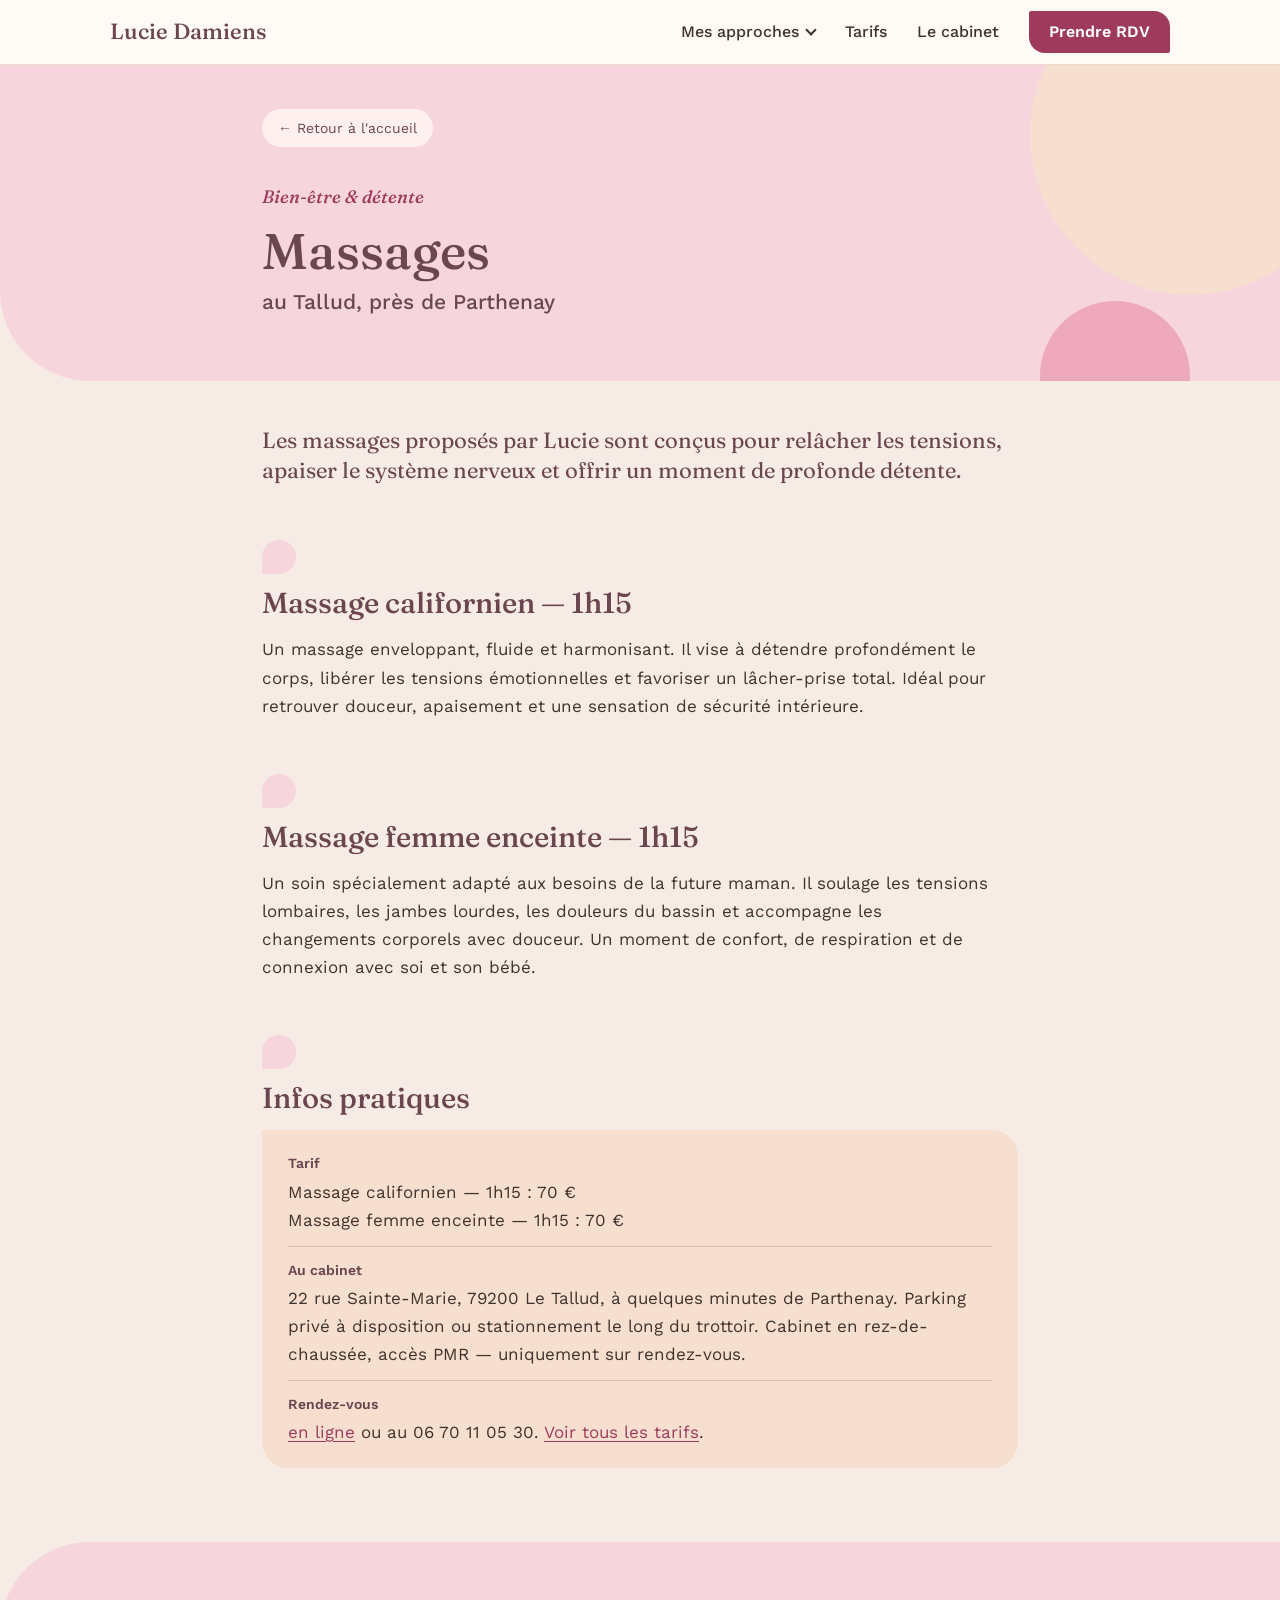
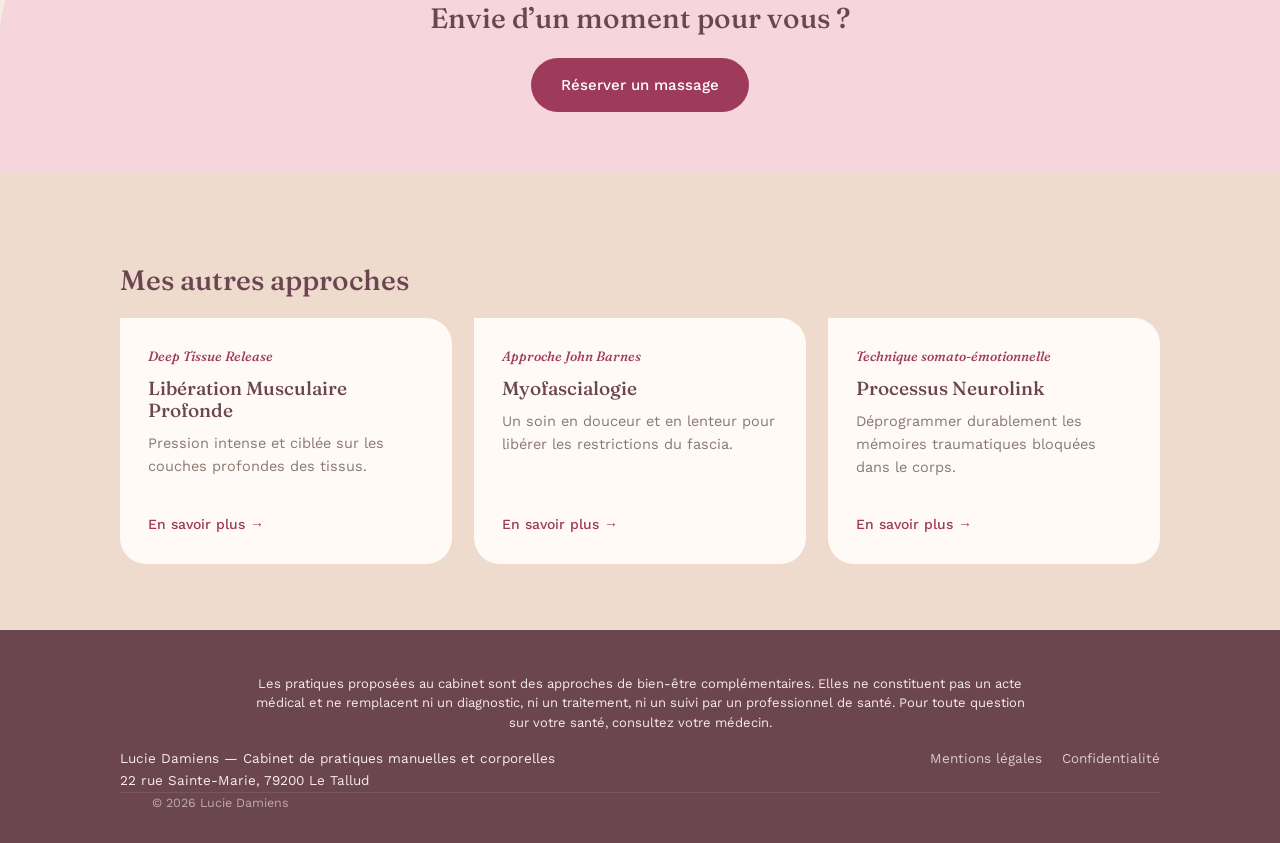
<file: massages.html>
<!doctype html>
<html lang="fr-FR"><head><meta charset="utf-8"><meta name="viewport" content="width=device-width, initial-scale=1">
<title>Massages au Tallud, près de Parthenay | Lucie Damiens</title>
<link rel="stylesheet" href="fonts.css">
<link rel="preload" href="fonts/fraunces-latin-500-normal.woff2" as="font" type="font/woff2" crossorigin>
<link rel="preload" href="fonts/work-sans-latin-400-normal.woff2" as="font" type="font/woff2" crossorigin>
<link rel="icon" href="/favicon.ico" sizes="48x48">
<link rel="icon" href="/favicon.svg" type="image/svg+xml">
<link rel="apple-touch-icon" href="/apple-touch-icon.png">
<link rel="canonical" href="https://luciedamiens.fr/massages">
<meta property="og:type" content="website">
<meta property="og:site_name" content="Lucie Damiens">
<meta property="og:locale" content="fr_FR">
<meta property="og:title" content="Massages au Tallud, près de Parthenay | Lucie Damiens">
<meta property="og:description" content="Massages bien-être et détente au cabinet de Lucie Damiens au Tallud, près de Parthenay.">
<meta property="og:url" content="https://luciedamiens.fr/massages">
<meta property="og:image" content="https://luciedamiens.fr/images/og-image.jpg">
<meta property="og:image:width" content="1200">
<meta property="og:image:height" content="630">
<meta property="og:image:alt" content="Salle de soin du cabinet de Lucie Damiens au Tallud">
<meta name="twitter:card" content="summary_large_image">

<meta name="description" content="Massages bien-être et détente au cabinet de Lucie Damiens au Tallud, près de Parthenay.">
<link rel="stylesheet" href="style.css"><link rel="stylesheet" href="site.css">
<script src="site.js" defer></script>
</head>
<body class="page page-id-37">
<header class="site-nav">
  <div class="site-nav-inner">
    <a class="site-nav-brand" href="/">Lucie Damiens</a>
    <button class="site-nav-toggle" type="button" aria-expanded="false" aria-controls="site-nav-menu"><span class="sr-only">Menu</span><span class="bars" aria-hidden="true"></span></button>
    <nav id="site-nav-menu" class="site-nav-menu" aria-label="Navigation principale">
      <ul>
        <li class="has-sub"><button type="button" class="sub-toggle" aria-expanded="false" aria-controls="sub-approches">Mes approches</button>
          <ul id="sub-approches" class="sub">
            <li><a href="/processus-neurolink">Processus Neurolink</a></li>
            <li><a href="/liberation-musculaire-profonde">Libération Musculaire Profonde</a></li>
            <li><a href="/myofascialogie">Myofascialogie</a></li>
            <li><a href="/massages">Massages</a></li>
            <li><a href="/pressotherapie">Pressothérapie</a></li>
          </ul>
        </li>
        <li><a href="/tarifs">Tarifs</a></li>
        <li><a href="/#cabinet">Le cabinet</a></li>
      </ul>
      <a class="site-nav-cta" href="https://calendly.com/luciedamiens">Prendre RDV</a>
    </nav>
  </div>
</header>
<section class="tech-body wrap" style="padding-top:60px;">

<section class="tech-hero">
  <a class="btn-secondary back-link" href="/">← Retour à l'accueil</a>
  <span class="tagline">Bien-être &amp; détente</span>
  <h1>Massages<span class="h1-lieu">au Tallud, près de Parthenay</span></h1>
</section>

<section class="tech-body">
  <p>Les massages proposés par Lucie sont conçus pour relâcher les tensions, apaiser le système nerveux et offrir un moment de profonde détente.</p>

  <h2>Massage californien — 1h15</h2>
  <p>Un massage enveloppant, fluide et harmonisant. Il vise à détendre profondément le corps, libérer les tensions émotionnelles et favoriser un lâcher-prise total. Idéal pour retrouver douceur, apaisement et une sensation de sécurité intérieure.</p>

  <h2>Massage femme enceinte — 1h15</h2>
  <p>Un soin spécialement adapté aux besoins de la future maman. Il soulage les tensions lombaires, les jambes lourdes, les douleurs du bassin et accompagne les changements corporels avec douceur. Un moment de confort, de respiration et de connexion avec soi et son bébé.</p>

  <h2>Infos pratiques</h2>
  <div class="infos-pratiques">
    <p><strong>Tarif</strong> Massage californien — 1h15 : 70 €<br>Massage femme enceinte — 1h15 : 70 €</p>
    <p><strong>Au cabinet</strong> 22 rue Sainte-Marie, 79200 Le Tallud, à quelques minutes de Parthenay. Parking privé à disposition ou stationnement le long du trottoir. Cabinet en rez-de-chaussée, accès PMR — uniquement sur rendez-vous.</p>
    <p><strong>Rendez-vous</strong> <a href="https://calendly.com/luciedamiens">en ligne</a> ou au 06 70 11 05 30. <a href="/tarifs">Voir tous les tarifs</a>.</p>
  </div>
</section>

<section class="tech-cta">
  <h2>Envie d’un moment pour vous ?</h2>
  <a class="btn-primary" href="https://calendly.com/luciedamiens">Réserver un massage</a>
</section>

<section class="other-techniques">
  <div class="section-inner">
    <h2>Mes autres approches</h2>

    <div class="approches-grid">
      <div class="approche-card">
        <span class="tag">Deep Tissue Release</span>
        <h3>Libération Musculaire Profonde</h3>
        <p>Pression intense et ciblée sur les couches profondes des tissus.</p>
        <a class="more" href="/liberation-musculaire-profonde">En savoir plus →</a>
      </div>

      <div class="approche-card">
        <span class="tag">Approche John Barnes</span>
        <h3>Myofascialogie</h3>
        <p>Un soin en douceur et en lenteur pour libérer les restrictions du fascia.</p>
        <a class="more" href="/myofascialogie">En savoir plus →</a>
      </div>

      <div class="approche-card">
        <span class="tag">Technique somato-émotionnelle</span>
        <h3>Processus Neurolink</h3>
        <p>Déprogrammer durablement les mémoires traumatiques bloquées dans le corps.</p>
        <a class="more" href="/processus-neurolink">En savoir plus →</a>
      </div>
    </div>
  </div>
</section>

</section>
<footer>
  <p class="footer-mention" style="max-width:820px;margin:0 auto 16px;padding:0 16px;font-size:13px;line-height:1.5;text-align:center;">Les pratiques proposées au cabinet sont des approches de bien-être complémentaires. Elles ne constituent pas un acte médical et ne remplacent ni un diagnostic, ni un traitement, ni un suivi par un professionnel de santé. Pour toute question sur votre santé, consultez votre médecin.</p>
  <div class="footer-inner">
    <div>Lucie Damiens — Cabinet de pratiques manuelles et corporelles<br>22 rue Sainte-Marie, 79200 Le Tallud</div>
    <div class="footer-links">
      <a href="/mentions-legales">Mentions légales</a>
      <a href="/confidentialite">Confidentialité</a>
    </div>
  </div>
  <div class="foot-bottom wrap">&copy; 2026 Lucie Damiens</div>
</footer>

</body></html>
</file>
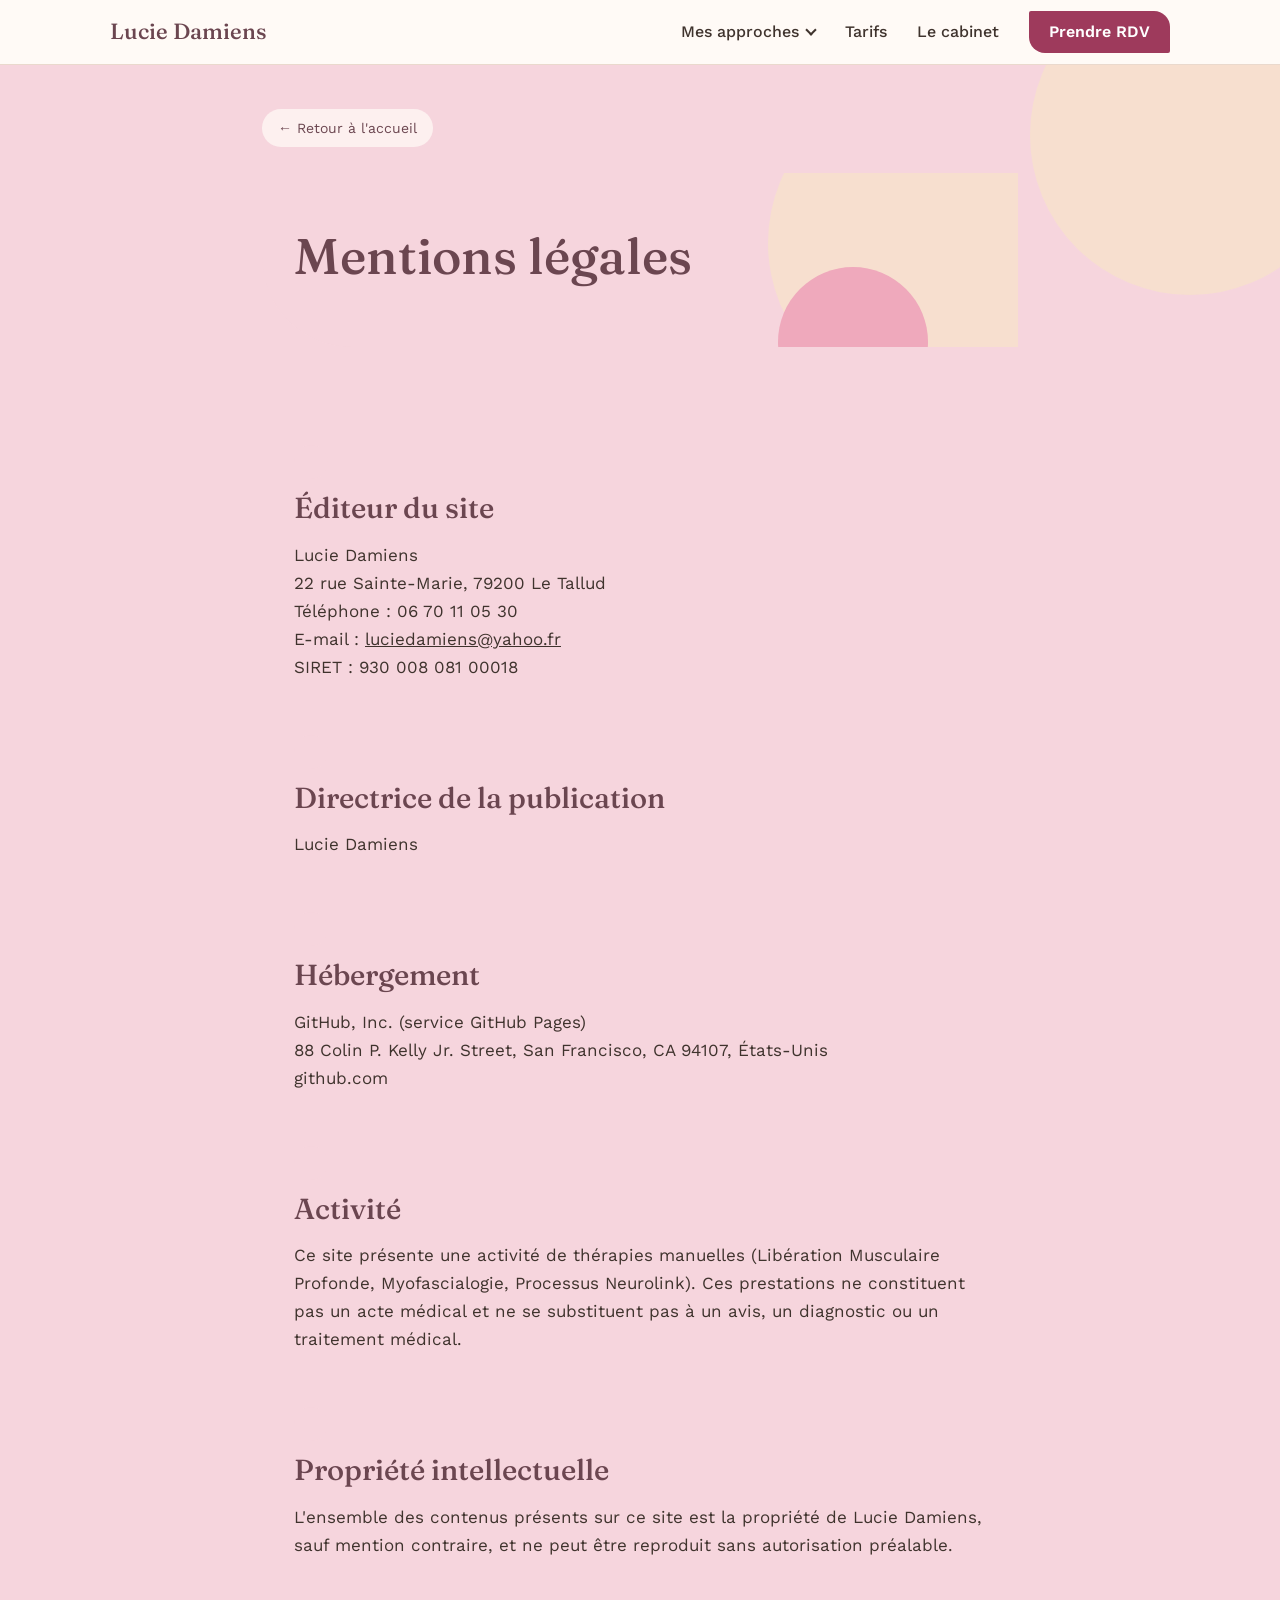
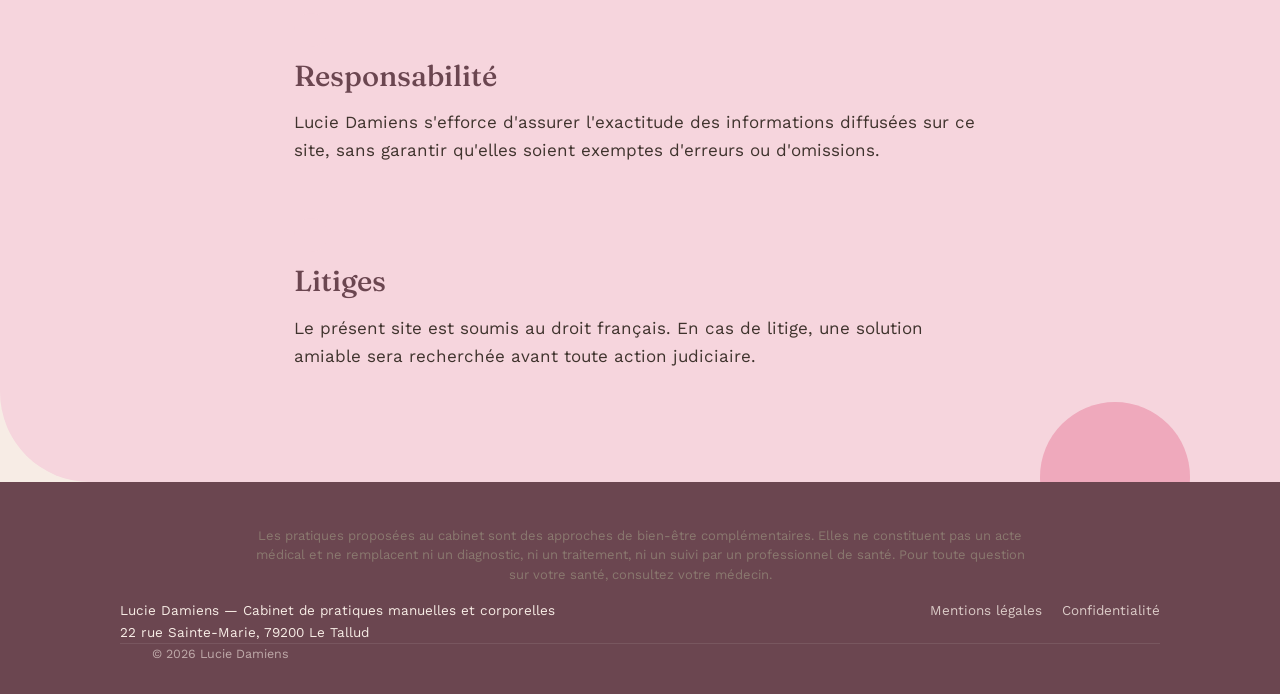
<file: mentions-legales.html>
<!doctype html>
<html lang="fr-FR"><head><meta charset="utf-8"><meta name="viewport" content="width=device-width, initial-scale=1">
<title>Mentions légales – Lucie Damiens</title>
<link rel="stylesheet" href="fonts.css">
<link rel="preload" href="fonts/fraunces-latin-500-normal.woff2" as="font" type="font/woff2" crossorigin>
<link rel="preload" href="fonts/work-sans-latin-400-normal.woff2" as="font" type="font/woff2" crossorigin>
<link rel="icon" href="/favicon.ico" sizes="48x48">
<link rel="icon" href="/favicon.svg" type="image/svg+xml">
<link rel="apple-touch-icon" href="/apple-touch-icon.png">

<meta name="robots" content="noindex">
<link rel="stylesheet" href="style.css"><link rel="stylesheet" href="site.css">
<script src="site.js" defer></script>
</head>
<body class="page page-id-146">
<header class="site-nav">
  <div class="site-nav-inner">
    <a class="site-nav-brand" href="/">Lucie Damiens</a>
    <button class="site-nav-toggle" type="button" aria-expanded="false" aria-controls="site-nav-menu"><span class="sr-only">Menu</span><span class="bars" aria-hidden="true"></span></button>
    <nav id="site-nav-menu" class="site-nav-menu" aria-label="Navigation principale">
      <ul>
        <li class="has-sub"><button type="button" class="sub-toggle" aria-expanded="false" aria-controls="sub-approches">Mes approches</button>
          <ul id="sub-approches" class="sub">
            <li><a href="/processus-neurolink">Processus Neurolink</a></li>
            <li><a href="/liberation-musculaire-profonde">Libération Musculaire Profonde</a></li>
            <li><a href="/myofascialogie">Myofascialogie</a></li>
            <li><a href="/massages">Massages</a></li>
            <li><a href="/pressotherapie">Pressothérapie</a></li>
          </ul>
        </li>
        <li><a href="/tarifs">Tarifs</a></li>
        <li><a href="/#cabinet">Le cabinet</a></li>
      </ul>
      <a class="site-nav-cta" href="https://calendly.com/luciedamiens">Prendre RDV</a>
    </nav>
  </div>
</header>
<section class="tech-body wrap" style="padding-top:60px;">

<section class="tech-hero">
  <a class="btn-secondary back-link" href="/">← Retour à l'accueil</a>



<style>
  /* (tout ton CSS d’origine est conservé intégralement) */
</style>




<section class="tech-hero">
  <h1>Mentions légales</h1>
</section>

<section class="tech-body">

  <h2>Éditeur du site</h2>
  <p>Lucie Damiens<br>
  22 rue Sainte-Marie, 79200 Le Tallud<br>
  Téléphone : 06 70 11 05 30<br>
  E-mail : <a href="mailto:luciedamiens@yahoo.fr">luciedamiens@yahoo.fr</a><br>
  SIRET : 930 008 081 00018

  </p><h2>Directrice de la publication</h2>
  <p>Lucie Damiens</p>

  <h2>Hébergement</h2>
  <p>GitHub, Inc. (service GitHub Pages)<br>
  88 Colin P. Kelly Jr. Street, San Francisco, CA 94107, États-Unis<br>
  github.com</p>

  <h2>Activité</h2>
  <p>Ce site présente une activité de thérapies manuelles (Libération Musculaire Profonde, Myofascialogie, Processus Neurolink). Ces prestations ne constituent pas un acte médical et ne se substituent pas à un avis, un diagnostic ou un traitement médical.</p>

  <h2>Propriété intellectuelle</h2>
  <p>L'ensemble des contenus présents sur ce site est la propriété de Lucie Damiens, sauf mention contraire, et ne peut être reproduit sans autorisation préalable.</p>

  <h2>Responsabilité</h2>
  <p>Lucie Damiens s'efforce d'assurer l'exactitude des informations diffusées sur ce site, sans garantir qu'elles soient exemptes d'erreurs ou d'omissions.</p>

  <h2>Litiges</h2>
  <p>Le présent site est soumis au droit français. En cas de litige, une solution amiable sera recherchée avant toute action judiciaire.</p>

</section>

</section>
<footer>
  <p class="footer-mention" style="max-width:820px;margin:0 auto 16px;padding:0 16px;font-size:13px;line-height:1.5;text-align:center;">Les pratiques proposées au cabinet sont des approches de bien-être complémentaires. Elles ne constituent pas un acte médical et ne remplacent ni un diagnostic, ni un traitement, ni un suivi par un professionnel de santé. Pour toute question sur votre santé, consultez votre médecin.</p>
  <div class="footer-inner">
    <div>Lucie Damiens — Cabinet de pratiques manuelles et corporelles<br>22 rue Sainte-Marie, 79200 Le Tallud</div>
    <div class="footer-links">
      <a href="/mentions-legales">Mentions légales</a>
      <a href="/confidentialite">Confidentialité</a>
    </div>
  </div>
  <div class="foot-bottom wrap">&copy; 2026 Lucie Damiens</div>
</footer>

</body></html>
</file>
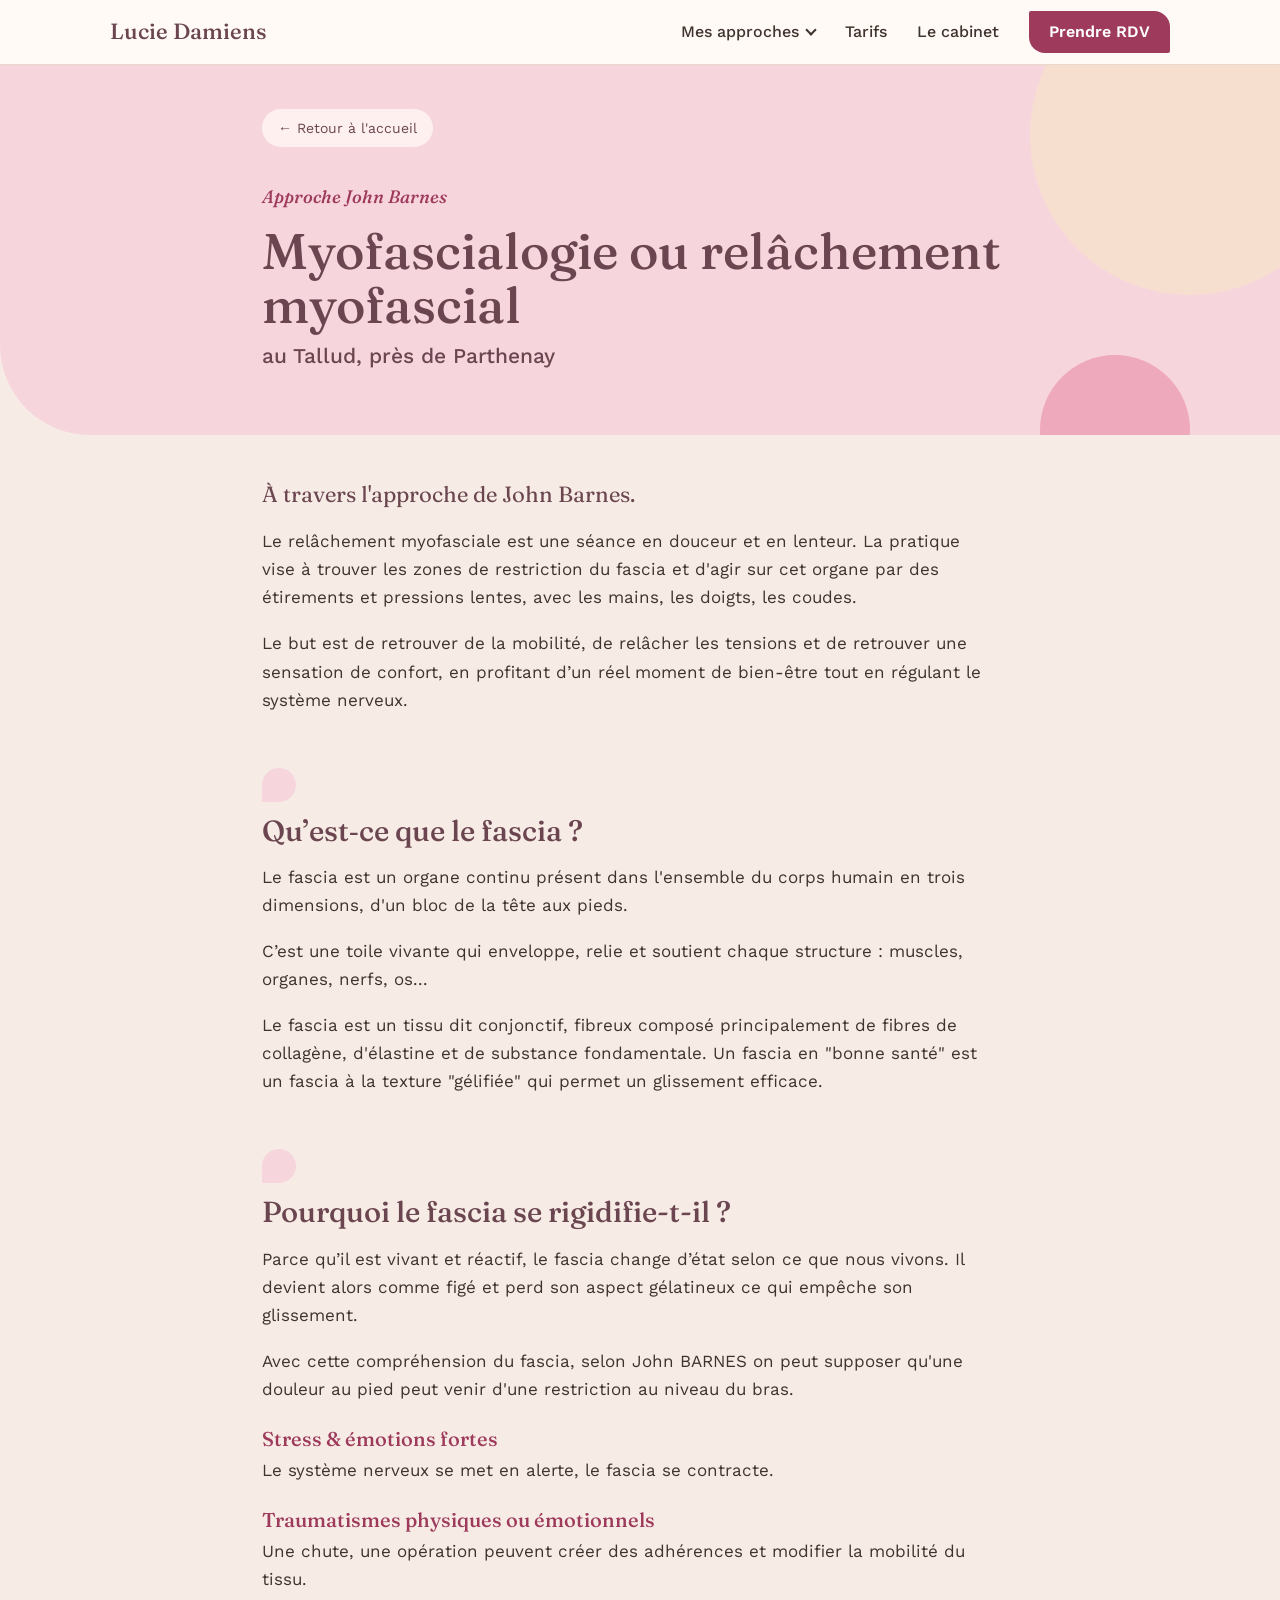
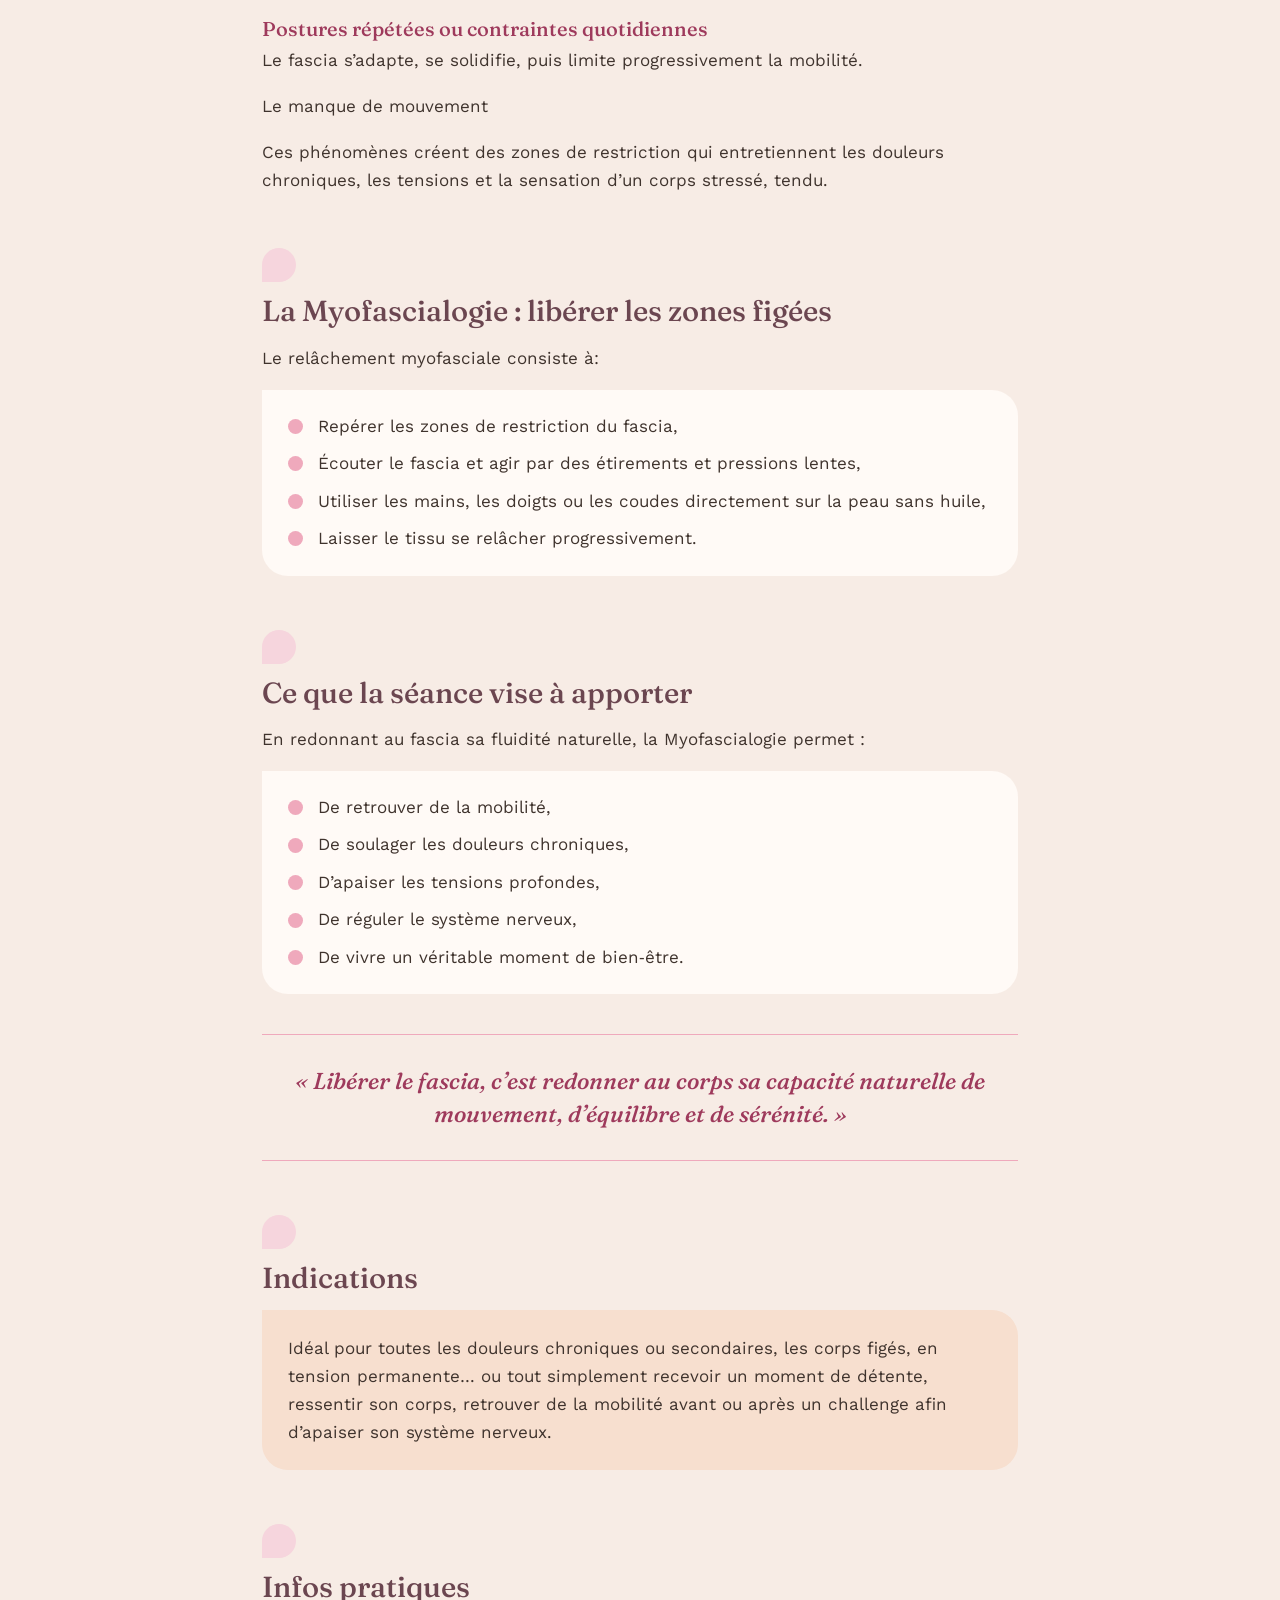
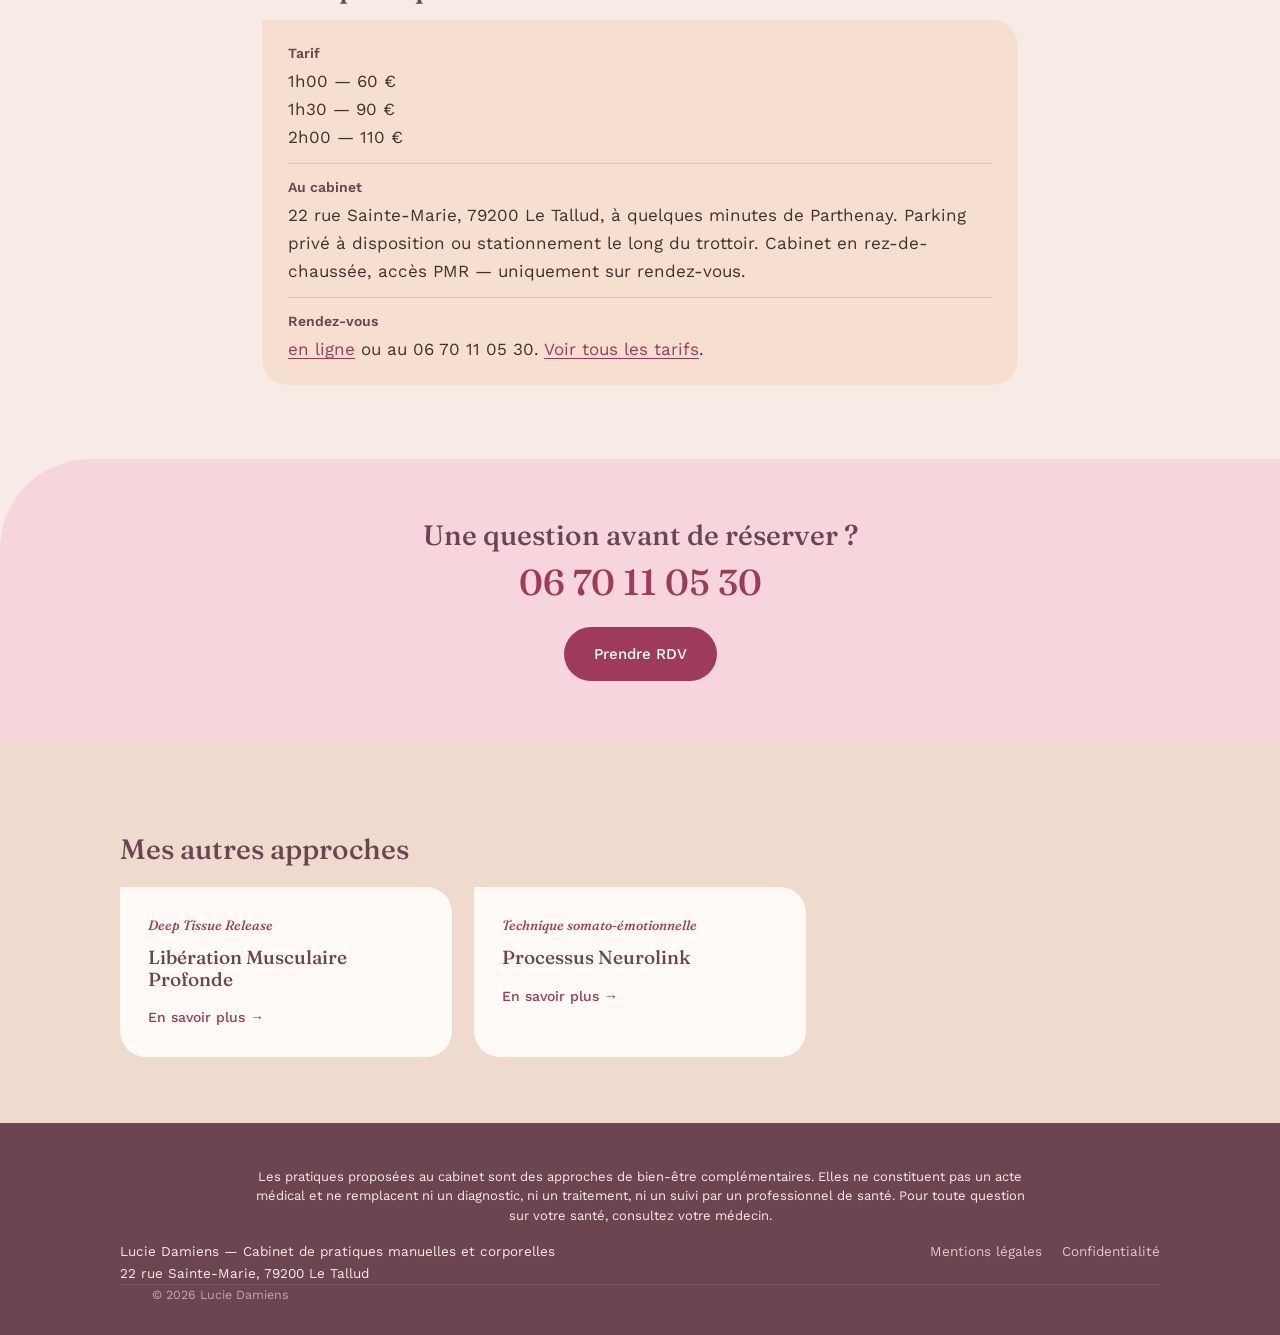
<file: myofascialogie.html>
<!doctype html>
<html lang="fr-FR"><head><meta charset="utf-8"><meta name="viewport" content="width=device-width, initial-scale=1">
<title>Myofascialogie au Tallud, près de Parthenay | Lucie Damiens</title>
<link rel="stylesheet" href="fonts.css">
<link rel="preload" href="fonts/fraunces-latin-500-normal.woff2" as="font" type="font/woff2" crossorigin>
<link rel="preload" href="fonts/work-sans-latin-400-normal.woff2" as="font" type="font/woff2" crossorigin>
<link rel="icon" href="/favicon.ico" sizes="48x48">
<link rel="icon" href="/favicon.svg" type="image/svg+xml">
<link rel="apple-touch-icon" href="/apple-touch-icon.png">
<link rel="canonical" href="https://luciedamiens.fr/myofascialogie">
<meta property="og:type" content="website">
<meta property="og:site_name" content="Lucie Damiens">
<meta property="og:locale" content="fr_FR">
<meta property="og:title" content="Myofascialogie au Tallud, près de Parthenay | Lucie Damiens">
<meta property="og:description" content="La Myofascialogie (approche John Barnes) au cabinet de Lucie Damiens au Tallud, près de Parthenay.">
<meta property="og:url" content="https://luciedamiens.fr/myofascialogie">
<meta property="og:image" content="https://luciedamiens.fr/images/og-image.jpg">
<meta property="og:image:width" content="1200">
<meta property="og:image:height" content="630">
<meta property="og:image:alt" content="Salle de soin du cabinet de Lucie Damiens au Tallud">
<meta name="twitter:card" content="summary_large_image">

<meta name="description" content="La Myofascialogie (approche John Barnes) au cabinet de Lucie Damiens au Tallud, près de Parthenay.">
<link rel="stylesheet" href="style.css"><link rel="stylesheet" href="site.css">
<script src="site.js" defer></script>
</head>
<body class="page page-id-33">
<header class="site-nav">
  <div class="site-nav-inner">
    <a class="site-nav-brand" href="/">Lucie Damiens</a>
    <button class="site-nav-toggle" type="button" aria-expanded="false" aria-controls="site-nav-menu"><span class="sr-only">Menu</span><span class="bars" aria-hidden="true"></span></button>
    <nav id="site-nav-menu" class="site-nav-menu" aria-label="Navigation principale">
      <ul>
        <li class="has-sub"><button type="button" class="sub-toggle" aria-expanded="false" aria-controls="sub-approches">Mes approches</button>
          <ul id="sub-approches" class="sub">
            <li><a href="/processus-neurolink">Processus Neurolink</a></li>
            <li><a href="/liberation-musculaire-profonde">Libération Musculaire Profonde</a></li>
            <li><a href="/myofascialogie">Myofascialogie</a></li>
            <li><a href="/massages">Massages</a></li>
            <li><a href="/pressotherapie">Pressothérapie</a></li>
          </ul>
        </li>
        <li><a href="/tarifs">Tarifs</a></li>
        <li><a href="/#cabinet">Le cabinet</a></li>
      </ul>
      <a class="site-nav-cta" href="https://calendly.com/luciedamiens">Prendre RDV</a>
    </nav>
  </div>
</header>
<section class="tech-body wrap" style="padding-top:60px;">

<section class="tech-hero">
  <a class="btn-secondary back-link" href="/">← Retour à l'accueil</a>
  <span class="tagline">Approche John Barnes</span>
  <h1>Myofascialogie ou relâchement myofascial<span class="h1-lieu">au Tallud, près de Parthenay</span></h1>
</section>

<section class="tech-body">
  <p>À travers l'approche de John Barnes.</p>
  <p>Le relâchement myofasciale est une séance en douceur et en lenteur. La pratique vise à trouver les zones de restriction du fascia et d'agir sur cet organe par des étirements et pressions lentes, avec les mains, les doigts, les coudes.</p>
  <p>Le but est de retrouver de la mobilité, de relâcher les tensions et de retrouver une sensation de confort, en profitant d’un réel moment de bien-être tout en régulant le système nerveux.</p>

  <!-- SECTION FASCIA -->
  <h2>Qu’est‑ce que le fascia ?</h2>
  <p>Le fascia est un organe continu présent dans l'ensemble du corps humain en trois dimensions, d'un bloc de la tête aux pieds. </p>
  <p>C’est une toile vivante qui enveloppe, relie et soutient chaque structure : muscles, organes, nerfs, os...</p>
  <p>Le fascia est un tissu dit conjonctif, fibreux composé principalement de fibres de collagène, d'élastine et de substance fondamentale. Un fascia en "bonne santé" est un fascia à la texture "gélifiée" qui permet un glissement efficace.</p>

  <!-- SECTION RIGIDIFICATION -->
  <h2>Pourquoi le fascia se rigidifie-t-il ?</h2>
  <p>Parce qu’il est vivant et réactif, le fascia change d’état selon ce que nous vivons. Il devient alors comme figé et perd son aspect gélatineux ce qui empêche son glissement. 
</p><p>Avec cette compréhension du fascia, selon John BARNES on peut supposer qu'une douleur au pied peut venir d'une restriction au niveau du bras. </p>

  <h3>Stress &amp; émotions fortes</h3>
  <p>Le système nerveux se met en alerte, le fascia se contracte. </p>

  <h3>Traumatismes physiques ou émotionnels</h3>
  <p>Une chute, une opération peuvent créer des adhérences et modifier la mobilité du tissu.</p>

  <h3>Postures répétées ou contraintes quotidiennes</h3>
  <p>Le fascia s’adapte, se solidifie, puis limite progressivement la mobilité.</p>
  <p>Le manque de mouvement</p>
<p>Ces phénomènes créent des zones de restriction qui entretiennent les douleurs chroniques, les tensions et la sensation d’un corps stressé, tendu. </p>

  <!-- SECTION MYOFASCIALOGIE -->
  <h2>La Myofascialogie : libérer les zones figées</h2>

  <p>Le relâchement myofasciale consiste à:</p>
  <ul>
    <li>Repérer les zones de restriction du fascia,</li>
    <li>Écouter le fascia et agir par des étirements et pressions lentes,</li>
    <li>Utiliser les mains, les doigts ou les coudes directement sur la peau sans huile,</li>
    <li>Laisser le tissu se relâcher progressivement.</li>
  </ul>

  <!-- SECTION BIENFAITS -->
  <h2>Ce que la séance vise à apporter</h2>
  <p>En redonnant au fascia sa fluidité naturelle, la Myofascialogie permet :</p>
  <ul>
    <li>De retrouver de la mobilité,</li>
    <li>De soulager les douleurs chroniques,</li>
    <li>D’apaiser les tensions profondes,</li>
    <li>De réguler le système nerveux,</li>
    <li>De vivre un véritable moment de bien‑être.</li>
  </ul>

  <!-- PHRASE D’ACCROCHE -->
  <p><em>« Libérer le fascia, c’est redonner au corps sa capacité naturelle de mouvement, d’équilibre et de sérénité. »</em></p>

  <!-- SECTION INDICATIONS ORIGINELLE -->
  <h2>Indications</h2>
  <div class="indications">
    <p>Idéal pour toutes les douleurs chroniques ou secondaires, les corps figés, en tension permanente… ou tout simplement recevoir un moment de détente, ressentir son corps, retrouver de la mobilité avant ou après un challenge afin d’apaiser son système nerveux. </p>
  </div>

  <h2>Infos pratiques</h2>
  <div class="infos-pratiques">
    <p><strong>Tarif</strong> 1h00 — 60 €<br>1h30 — 90 €<br>2h00 — 110 €</p>
    <p><strong>Au cabinet</strong> 22 rue Sainte-Marie, 79200 Le Tallud, à quelques minutes de Parthenay. Parking privé à disposition ou stationnement le long du trottoir. Cabinet en rez-de-chaussée, accès PMR — uniquement sur rendez-vous.</p>
    <p><strong>Rendez-vous</strong> <a href="https://calendly.com/luciedamiens">en ligne</a> ou au 06 70 11 05 30. <a href="/tarifs">Voir tous les tarifs</a>.</p>
  </div>
</section>

<section class="tech-cta">
  <h2>Une question avant de réserver ?</h2>
  <h2>06 70 11 05 30</h2>
  <a class="btn-primary" href="https://calendly.com/luciedamiens">Prendre RDV</a>
</section>

<section class="other-techniques">
  <div class="section-inner">
    <h2>Mes autres approches</h2>

    <div class="approches-grid">
      <div class="approche-card">
        <span class="tag">Deep Tissue Release</span>
        <h3>Libération Musculaire Profonde</h3>
        
        <a class="more" href="/liberation-musculaire-profonde">En savoir plus →</a>
      </div>

      <div class="approche-card">
        <span class="tag">Technique somato-émotionnelle</span>
        <h3>Processus Neurolink</h3>
 <a class="more" href="/processus-neurolink">En savoir plus →</a>
</div></div></div></section>

</section>
<footer>
  <p class="footer-mention" style="max-width:820px;margin:0 auto 16px;padding:0 16px;font-size:13px;line-height:1.5;text-align:center;">Les pratiques proposées au cabinet sont des approches de bien-être complémentaires. Elles ne constituent pas un acte médical et ne remplacent ni un diagnostic, ni un traitement, ni un suivi par un professionnel de santé. Pour toute question sur votre santé, consultez votre médecin.</p>
  <div class="footer-inner">
    <div>Lucie Damiens — Cabinet de pratiques manuelles et corporelles<br>22 rue Sainte-Marie, 79200 Le Tallud</div>
    <div class="footer-links">
      <a href="/mentions-legales">Mentions légales</a>
      <a href="/confidentialite">Confidentialité</a>
    </div>
  </div>
  <div class="foot-bottom wrap">&copy; 2026 Lucie Damiens</div>
</footer>

</body></html>
</file>
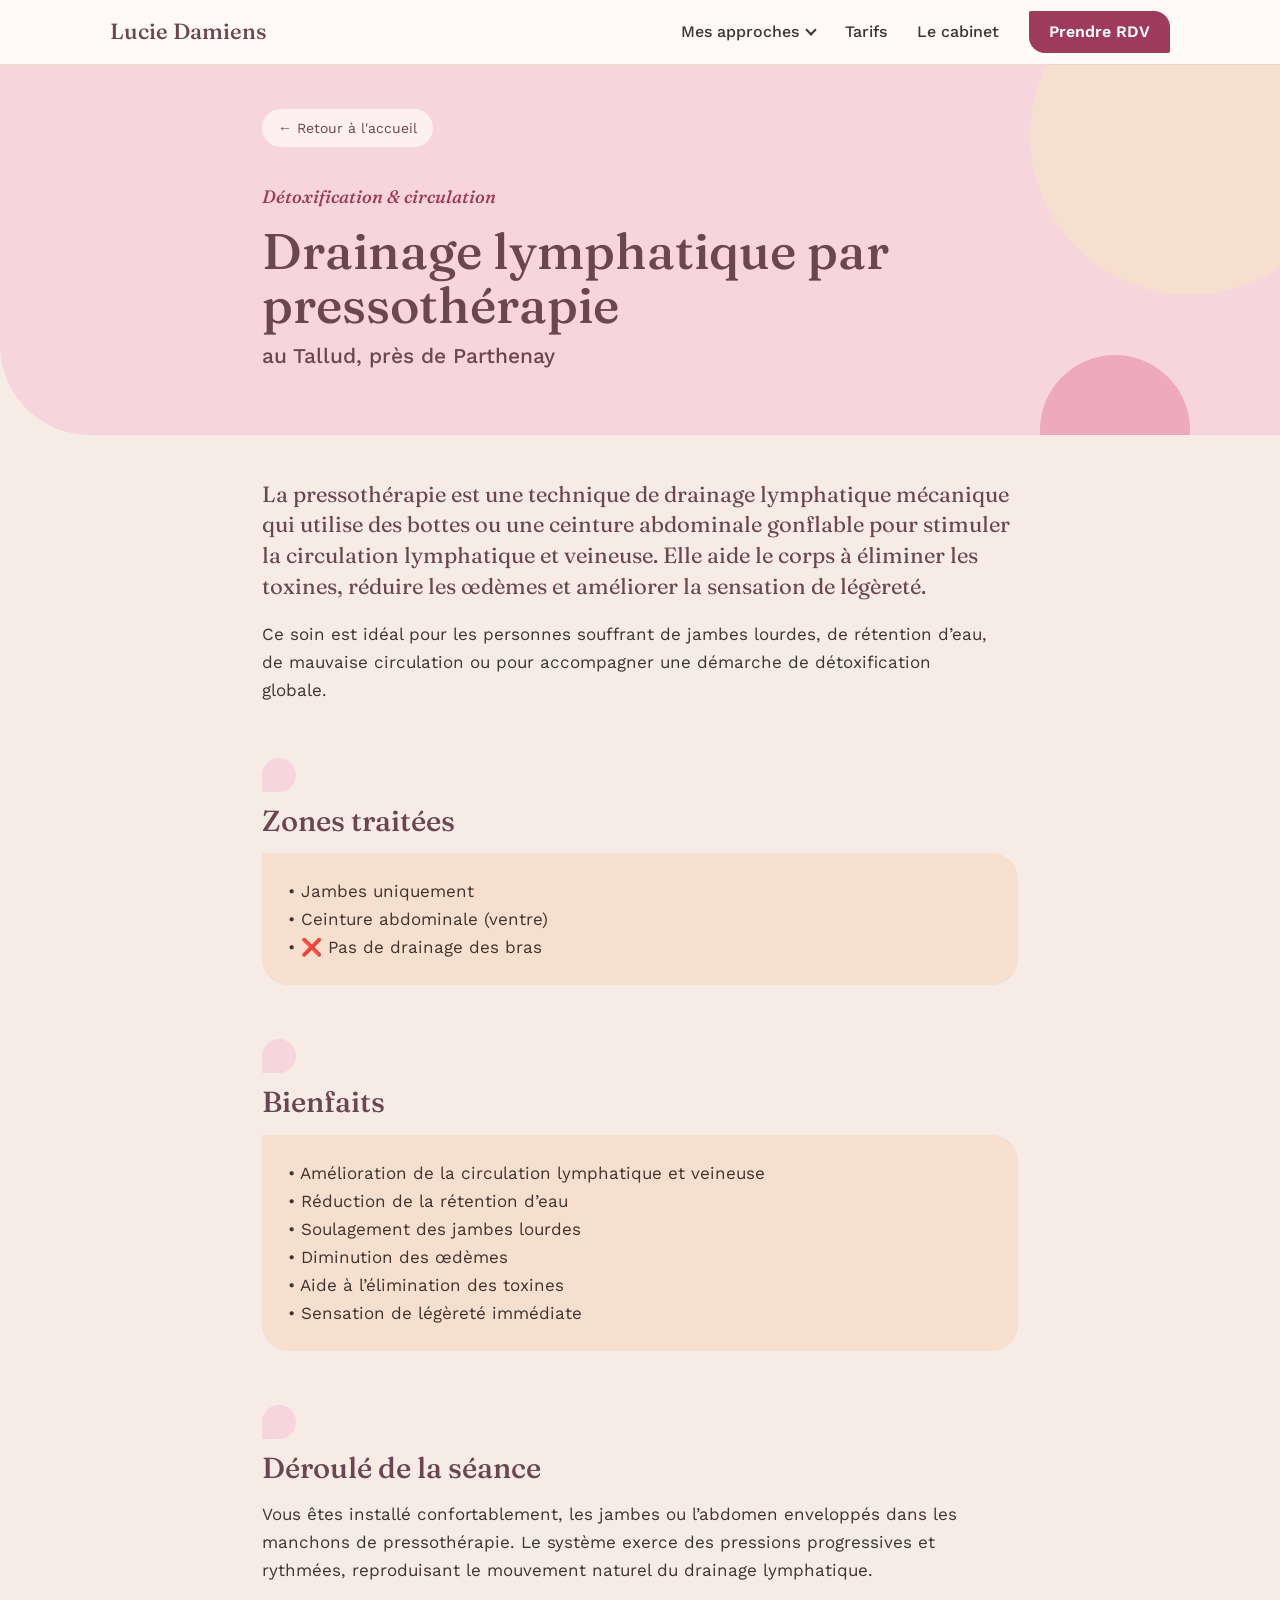
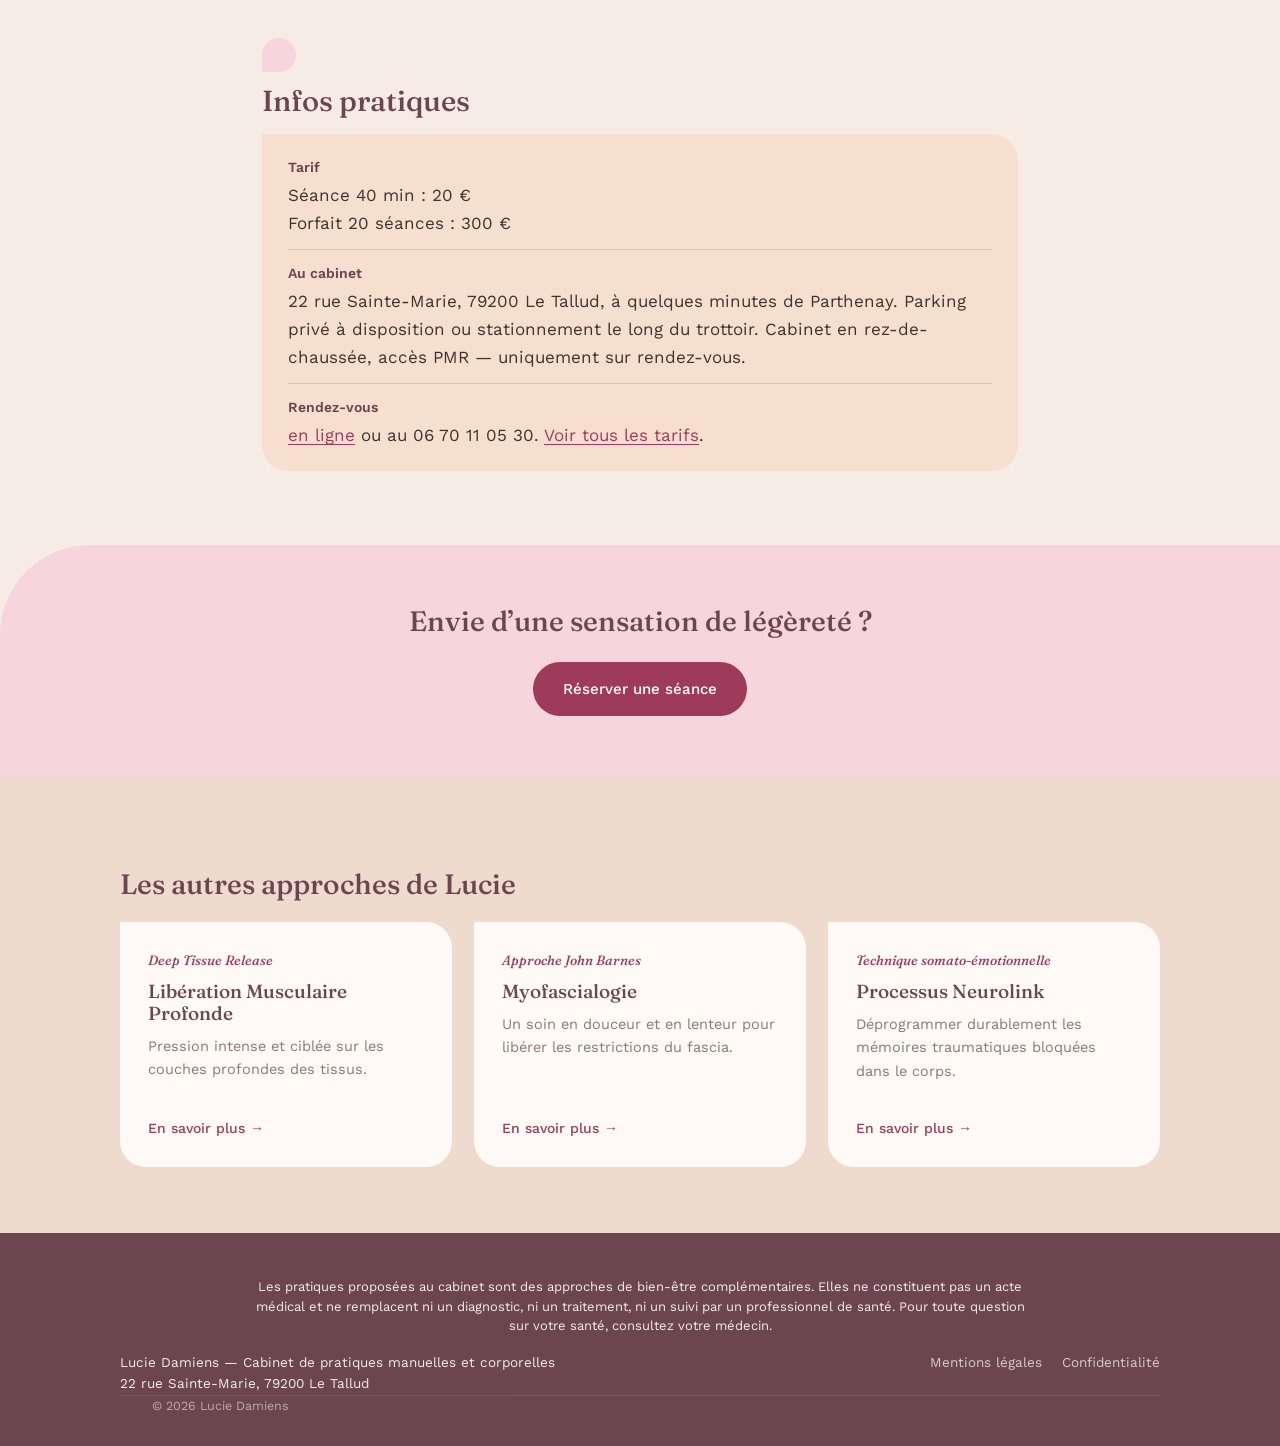
<file: pressotherapie.html>
<!doctype html>
<html lang="fr-FR"><head><meta charset="utf-8"><meta name="viewport" content="width=device-width, initial-scale=1">
<title>Pressothérapie au Tallud, près de Parthenay | Lucie Damiens</title>
<link rel="stylesheet" href="fonts.css">
<link rel="preload" href="fonts/fraunces-latin-500-normal.woff2" as="font" type="font/woff2" crossorigin>
<link rel="preload" href="fonts/work-sans-latin-400-normal.woff2" as="font" type="font/woff2" crossorigin>
<link rel="icon" href="/favicon.ico" sizes="48x48">
<link rel="icon" href="/favicon.svg" type="image/svg+xml">
<link rel="apple-touch-icon" href="/apple-touch-icon.png">
<link rel="canonical" href="https://luciedamiens.fr/pressotherapie">
<meta property="og:type" content="website">
<meta property="og:site_name" content="Lucie Damiens">
<meta property="og:locale" content="fr_FR">
<meta property="og:title" content="Pressothérapie au Tallud, près de Parthenay | Lucie Damiens">
<meta property="og:description" content="Pressothérapie pour des jambes légères au cabinet de Lucie Damiens au Tallud, près de Parthenay.">
<meta property="og:url" content="https://luciedamiens.fr/pressotherapie">
<meta property="og:image" content="https://luciedamiens.fr/images/og-image.jpg">
<meta property="og:image:width" content="1200">
<meta property="og:image:height" content="630">
<meta property="og:image:alt" content="Salle de soin du cabinet de Lucie Damiens au Tallud">
<meta name="twitter:card" content="summary_large_image">

<meta name="description" content="Pressothérapie pour des jambes légères au cabinet de Lucie Damiens au Tallud, près de Parthenay.">
<link rel="stylesheet" href="style.css"><link rel="stylesheet" href="site.css">
<script src="site.js" defer></script>
</head>
<body class="page page-id-39">
<header class="site-nav">
  <div class="site-nav-inner">
    <a class="site-nav-brand" href="/">Lucie Damiens</a>
    <button class="site-nav-toggle" type="button" aria-expanded="false" aria-controls="site-nav-menu"><span class="sr-only">Menu</span><span class="bars" aria-hidden="true"></span></button>
    <nav id="site-nav-menu" class="site-nav-menu" aria-label="Navigation principale">
      <ul>
        <li class="has-sub"><button type="button" class="sub-toggle" aria-expanded="false" aria-controls="sub-approches">Mes approches</button>
          <ul id="sub-approches" class="sub">
            <li><a href="/processus-neurolink">Processus Neurolink</a></li>
            <li><a href="/liberation-musculaire-profonde">Libération Musculaire Profonde</a></li>
            <li><a href="/myofascialogie">Myofascialogie</a></li>
            <li><a href="/massages">Massages</a></li>
            <li><a href="/pressotherapie">Pressothérapie</a></li>
          </ul>
        </li>
        <li><a href="/tarifs">Tarifs</a></li>
        <li><a href="/#cabinet">Le cabinet</a></li>
      </ul>
      <a class="site-nav-cta" href="https://calendly.com/luciedamiens">Prendre RDV</a>
    </nav>
  </div>
</header>
<section class="tech-body wrap" style="padding-top:60px;">

<section class="tech-hero">
  <a class="btn-secondary back-link" href="/">← Retour à l'accueil</a>
  <span class="tagline">Détoxification &amp; circulation</span>
  <h1>Drainage lymphatique par pressothérapie<span class="h1-lieu">au Tallud, près de Parthenay</span></h1>
</section>

<section class="tech-body">
  <p>La pressothérapie est une technique de drainage lymphatique mécanique qui utilise des bottes ou une ceinture abdominale gonflable pour stimuler la circulation lymphatique et veineuse. Elle aide le corps à éliminer les toxines, réduire les œdèmes et améliorer la sensation de légèreté.</p>

  <p>Ce soin est idéal pour les personnes souffrant de jambes lourdes, de rétention d’eau, de mauvaise circulation ou pour accompagner une démarche de détoxification globale.</p>

  <h2>Zones traitées</h2>
  <div class="indications">
    <p>• Jambes uniquement<br>
       • Ceinture abdominale (ventre)<br>
       • ❌ Pas de drainage des bras</p>
  </div>

  <h2>Bienfaits</h2>
  <div class="indications">
    <p>• Amélioration de la circulation lymphatique et veineuse<br>
       • Réduction de la rétention d’eau<br>
       • Soulagement des jambes lourdes<br>
       • Diminution des œdèmes<br>
       • Aide à l’élimination des toxines<br>
       • Sensation de légèreté immédiate</p>
  </div>

  <h2>Déroulé de la séance</h2>
  <p>Vous êtes installé confortablement, les jambes ou l’abdomen enveloppés dans les manchons de pressothérapie. Le système exerce des pressions progressives et rythmées, reproduisant le mouvement naturel du drainage lymphatique.</p>

  <h2>Infos pratiques</h2>
  <div class="infos-pratiques">
    <p><strong>Tarif</strong> Séance 40 min : 20 €<br>Forfait 20 séances : 300 €</p>
    <p><strong>Au cabinet</strong> 22 rue Sainte-Marie, 79200 Le Tallud, à quelques minutes de Parthenay. Parking privé à disposition ou stationnement le long du trottoir. Cabinet en rez-de-chaussée, accès PMR — uniquement sur rendez-vous.</p>
    <p><strong>Rendez-vous</strong> <a href="https://calendly.com/luciedamiens">en ligne</a> ou au 06 70 11 05 30. <a href="/tarifs">Voir tous les tarifs</a>.</p>
  </div>
</section>

<section class="tech-cta">
  <h2>Envie d’une sensation de légèreté ?</h2>
  <a class="btn-primary" href="https://calendly.com/luciedamiens">Réserver une séance</a>
</section>

<section class="other-techniques">
  <div class="section-inner">
    <h2>Les autres approches de Lucie</h2>

    <div class="approches-grid">
      <div class="approche-card">
        <span class="tag">Deep Tissue Release</span>
        <h3>Libération Musculaire Profonde</h3>
        <p>Pression intense et ciblée sur les couches profondes des tissus.</p>
        <a class="more" href="/liberation-musculaire-profonde">En savoir plus →</a>
      </div>

      <div class="approche-card">
        <span class="tag">Approche John Barnes</span>
        <h3>Myofascialogie</h3>
        <p>Un soin en douceur et en lenteur pour libérer les restrictions du fascia.</p>
        <a class="more" href="/myofascialogie">En savoir plus →</a>
      </div>

      <div class="approche-card">
        <span class="tag">Technique somato-émotionnelle</span>
        <h3>Processus Neurolink</h3>
        <p>Déprogrammer durablement les mémoires traumatiques bloquées dans le corps.</p>
        <a class="more" href="/processus-neurolink">En savoir plus →</a>
      </div>
    </div>
  </div>
</section>

</section>
<footer>
  <p class="footer-mention" style="max-width:820px;margin:0 auto 16px;padding:0 16px;font-size:13px;line-height:1.5;text-align:center;">Les pratiques proposées au cabinet sont des approches de bien-être complémentaires. Elles ne constituent pas un acte médical et ne remplacent ni un diagnostic, ni un traitement, ni un suivi par un professionnel de santé. Pour toute question sur votre santé, consultez votre médecin.</p>
  <div class="footer-inner">
    <div>Lucie Damiens — Cabinet de pratiques manuelles et corporelles<br>22 rue Sainte-Marie, 79200 Le Tallud</div>
    <div class="footer-links">
      <a href="/mentions-legales">Mentions légales</a>
      <a href="/confidentialite">Confidentialité</a>
    </div>
  </div>
  <div class="foot-bottom wrap">&copy; 2026 Lucie Damiens</div>
</footer>

</body></html>
</file>
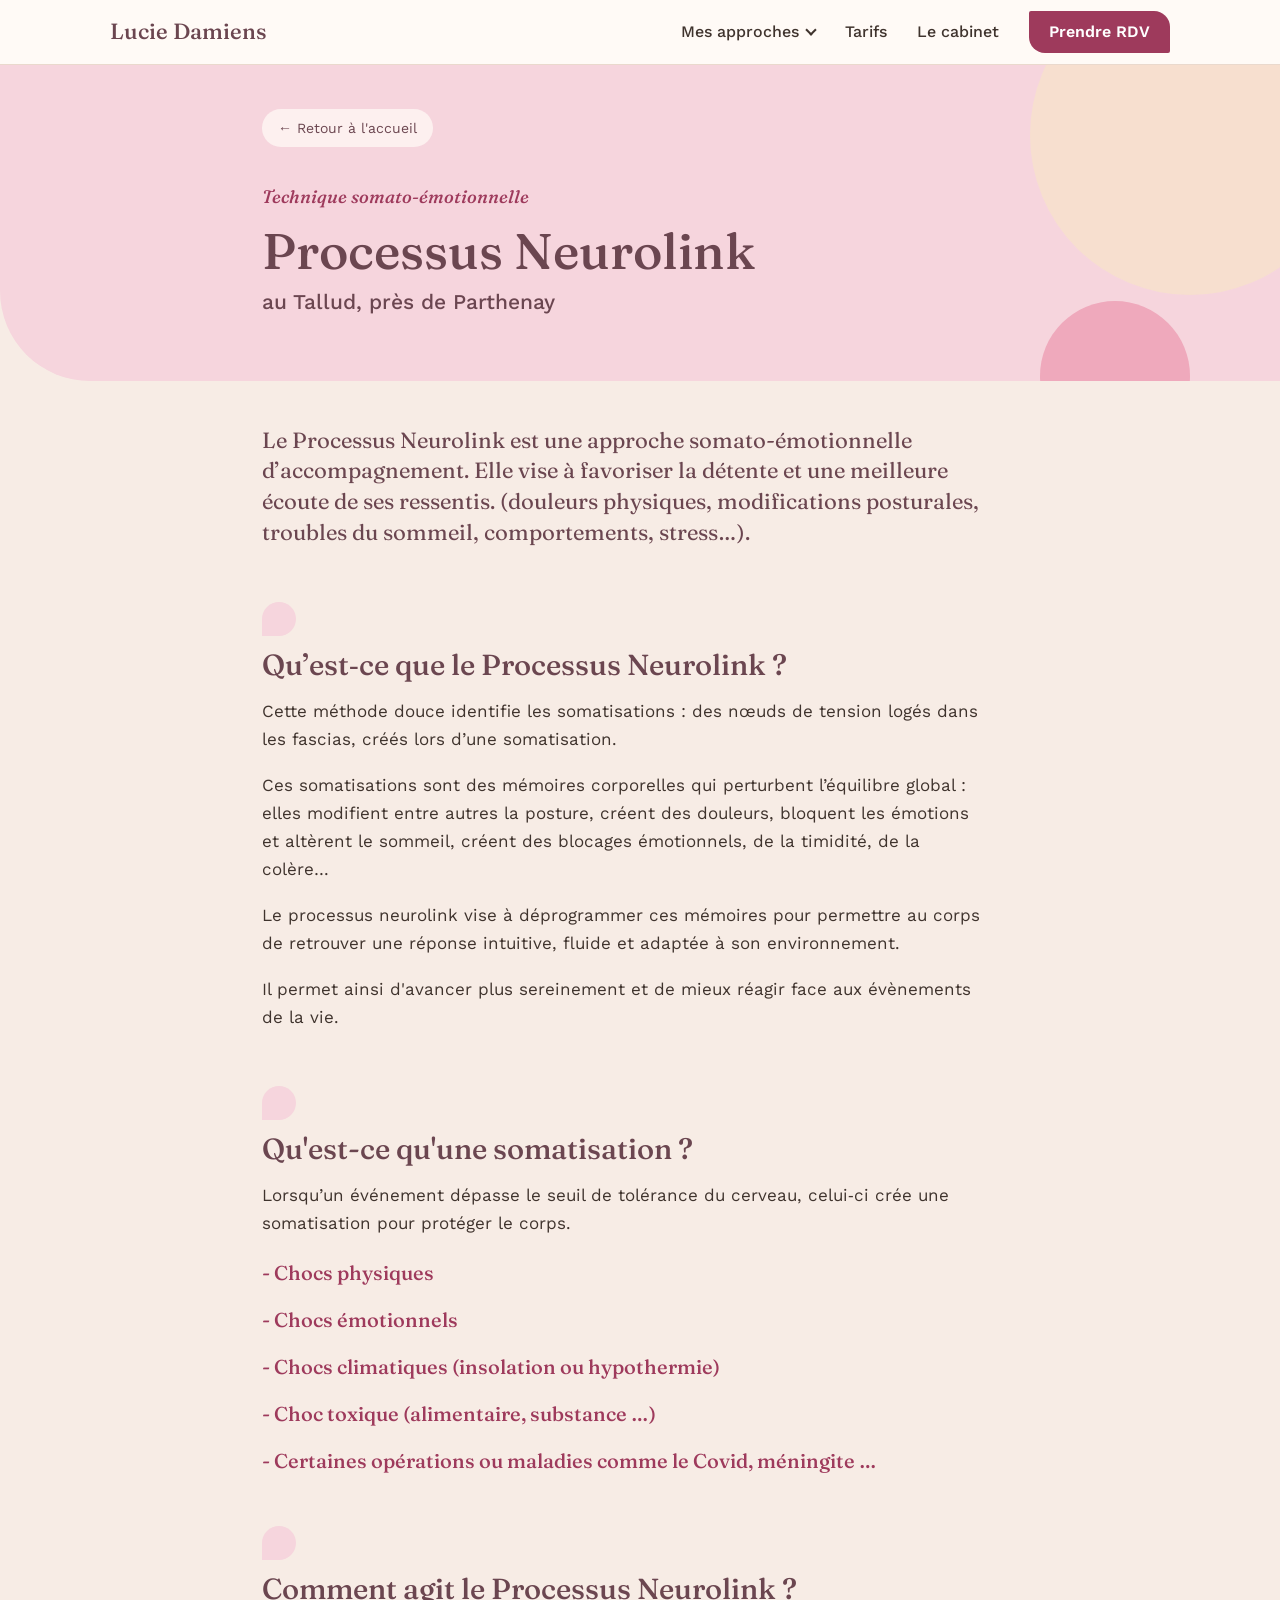
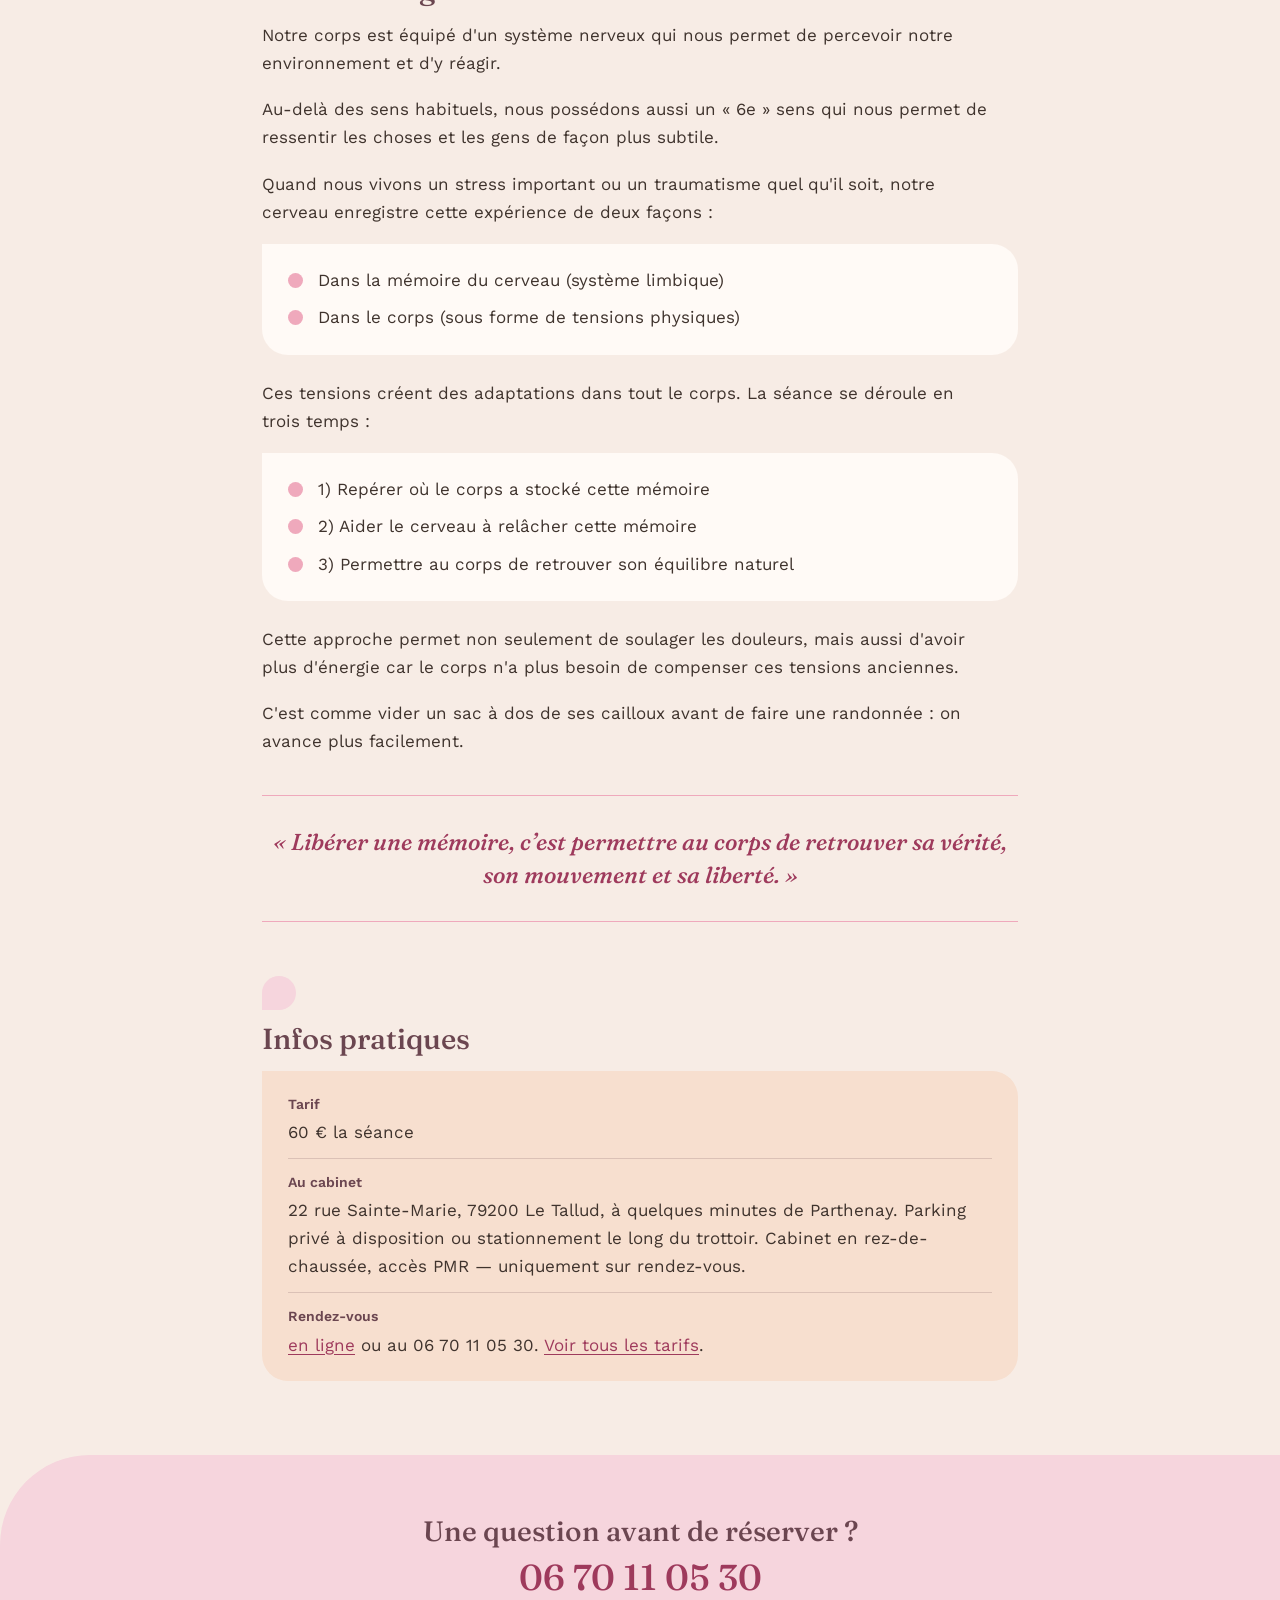
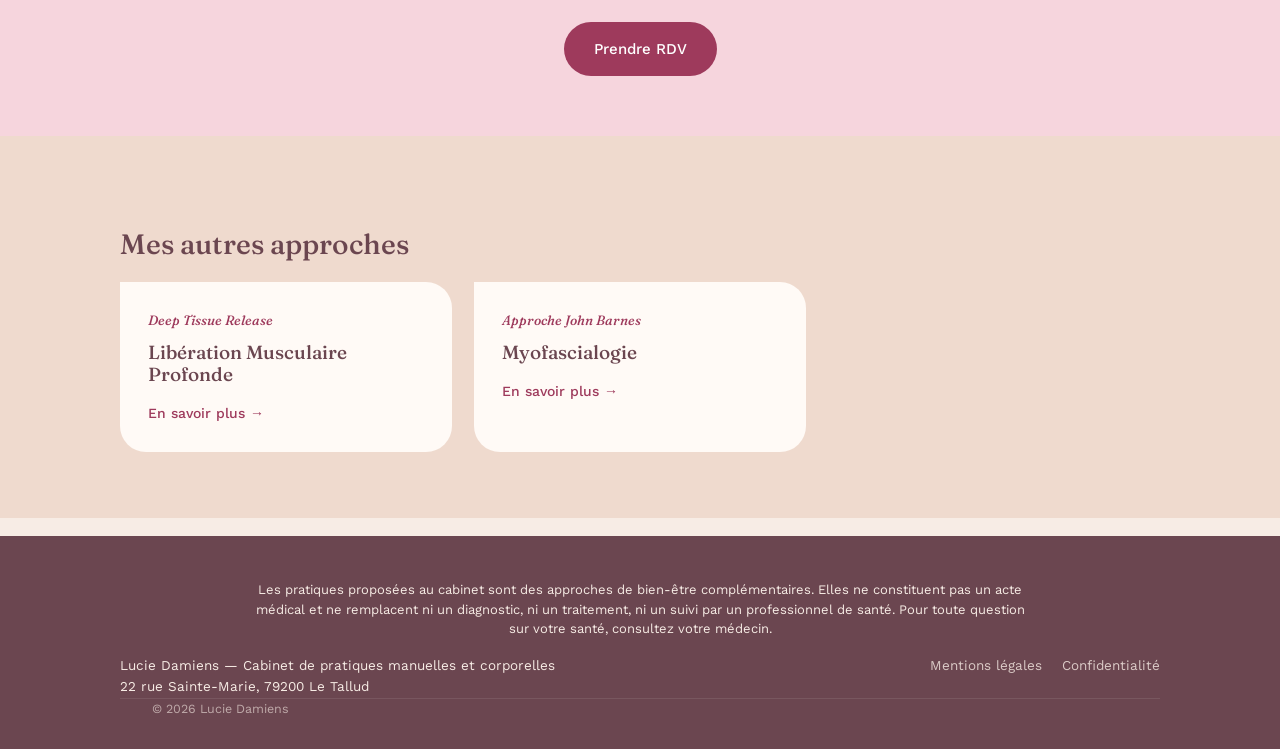
<file: processus-neurolink.html>
<!doctype html>
<html lang="fr-FR"><head><meta charset="utf-8"><meta name="viewport" content="width=device-width, initial-scale=1">
<title>Processus Neurolink au Tallud, près de Parthenay | Lucie Damiens</title>
<link rel="stylesheet" href="fonts.css">
<link rel="preload" href="fonts/fraunces-latin-500-normal.woff2" as="font" type="font/woff2" crossorigin>
<link rel="preload" href="fonts/work-sans-latin-400-normal.woff2" as="font" type="font/woff2" crossorigin>
<link rel="icon" href="/favicon.ico" sizes="48x48">
<link rel="icon" href="/favicon.svg" type="image/svg+xml">
<link rel="apple-touch-icon" href="/apple-touch-icon.png">
<link rel="canonical" href="https://luciedamiens.fr/processus-neurolink">
<meta property="og:type" content="website">
<meta property="og:site_name" content="Lucie Damiens">
<meta property="og:locale" content="fr_FR">
<meta property="og:title" content="Processus Neurolink au Tallud, près de Parthenay | Lucie Damiens">
<meta property="og:description" content="Le Processus Neurolink, technique somato-émotionnelle, au cabinet de Lucie Damiens au Tallud, près de Parthenay.">
<meta property="og:url" content="https://luciedamiens.fr/processus-neurolink">
<meta property="og:image" content="https://luciedamiens.fr/images/og-image.jpg">
<meta property="og:image:width" content="1200">
<meta property="og:image:height" content="630">
<meta property="og:image:alt" content="Salle de soin du cabinet de Lucie Damiens au Tallud">
<meta name="twitter:card" content="summary_large_image">

<meta name="description" content="Le Processus Neurolink, technique somato-émotionnelle, au cabinet de Lucie Damiens au Tallud, près de Parthenay.">
<link rel="stylesheet" href="style.css"><link rel="stylesheet" href="site.css">
<script src="site.js" defer></script>
</head>
<body class="page page-id-35">
<header class="site-nav">
  <div class="site-nav-inner">
    <a class="site-nav-brand" href="/">Lucie Damiens</a>
    <button class="site-nav-toggle" type="button" aria-expanded="false" aria-controls="site-nav-menu"><span class="sr-only">Menu</span><span class="bars" aria-hidden="true"></span></button>
    <nav id="site-nav-menu" class="site-nav-menu" aria-label="Navigation principale">
      <ul>
        <li class="has-sub"><button type="button" class="sub-toggle" aria-expanded="false" aria-controls="sub-approches">Mes approches</button>
          <ul id="sub-approches" class="sub">
            <li><a href="/processus-neurolink">Processus Neurolink</a></li>
            <li><a href="/liberation-musculaire-profonde">Libération Musculaire Profonde</a></li>
            <li><a href="/myofascialogie">Myofascialogie</a></li>
            <li><a href="/massages">Massages</a></li>
            <li><a href="/pressotherapie">Pressothérapie</a></li>
          </ul>
        </li>
        <li><a href="/tarifs">Tarifs</a></li>
        <li><a href="/#cabinet">Le cabinet</a></li>
      </ul>
      <a class="site-nav-cta" href="https://calendly.com/luciedamiens">Prendre RDV</a>
    </nav>
  </div>
</header>
<section class="tech-body wrap" style="padding-top:60px;">

<section class="tech-hero">
  <a class="btn-secondary back-link" href="/">← Retour à l'accueil</a>
  <span class="tagline">Technique somato-émotionnelle</span>
  <h1>Processus Neurolink<span class="h1-lieu">au Tallud, près de Parthenay</span></h1>
</section>

<section class="tech-body">

  <p>Le Processus Neurolink est une approche somato-émotionnelle d’accompagnement. Elle vise à favoriser la détente et une meilleure écoute de ses ressentis. (douleurs physiques, modifications posturales, troubles du sommeil, comportements, stress…). </p>

  <!-- SECTION : QU’EST‑CE QUE C’EST -->
  <h2>Qu’est‑ce que le Processus Neurolink ? </h2>
  <p>Cette méthode douce identifie les somatisations : des nœuds de tension logés dans les fascias, créés lors d’une somatisation. </p>
  <p>Ces somatisations sont des mémoires corporelles qui perturbent l’équilibre global : elles modifient entre autres la posture, créent des douleurs, bloquent les émotions et altèrent le sommeil, créent des blocages émotionnels, de la timidité, de la colère…</p>
  <p>Le processus neurolink vise à déprogrammer ces mémoires pour permettre au corps de retrouver une réponse intuitive, fluide et adaptée à son environnement.</p>
  <p>Il permet ainsi d'avancer plus sereinement et de mieux réagir face aux évènements de la vie.</p>
  <!-- SECTION : ORIGINES DES BLOCAGES -->
  <h2>Qu'est-ce qu'une somatisation ?</h2>
  <p>Lorsqu’un événement dépasse le seuil de tolérance du cerveau, celui‑ci crée une somatisation pour protéger le corps.</p>

  <h3> - Chocs physiques</h3>
  <h3> - Chocs émotionnels</h3>
  <h3> - Chocs climatiques  (insolation ou hypothermie)</h3>
  <h3> - Choc toxique (alimentaire, substance …)
  </h3><h3> - Certaines opérations ou maladies comme le Covid, méningite … 
 

  <!-- SECTION : COMMENT AGIT NEUROLINK -->
  </h3><h2>Comment agit le Processus Neurolink ?</h2>
  <p>Notre corps est équipé d'un système nerveux qui nous permet de percevoir notre environnement et d'y réagir.</p>
  <p>Au-delà des sens habituels, nous possédons aussi un « 6e » sens qui nous permet de ressentir les choses et les gens de façon plus subtile.</p>

  <p>Quand nous vivons un stress important ou un traumatisme quel qu'il soit, notre cerveau enregistre cette expérience de deux façons :</p>
  <ul>
    <li>Dans la mémoire du cerveau (système limbique)</li>
    <li>Dans le corps (sous forme de tensions physiques)</li>
  </ul>

 <p>Ces tensions créent des adaptations dans tout le corps.
La séance se déroule en trois temps : </p>
  <ul>
    <li>1) Repérer où le corps a stocké cette mémoire</li>
    <li>2) Aider le cerveau à relâcher cette mémoire </li>
    <li>3) Permettre au corps de retrouver son équilibre naturel 

 </li>
  </ul>
  
  <p>Cette approche permet non seulement de soulager les douleurs, mais aussi d'avoir plus d'énergie car le corps n'a plus besoin de compenser ces tensions anciennes. </p>
  <p>C'est comme vider un sac à dos de ses cailloux avant de faire une randonnée : on avance plus facilement.</p>

  <!-- PHRASE D’ACCROCHE -->
  <p><em>« Libérer une mémoire, c’est permettre au corps de retrouver sa vérité, son mouvement et sa liberté. »</em></p>


  <h2>Infos pratiques</h2>
  <div class="infos-pratiques">
    <p><strong>Tarif</strong> 60 € la séance</p>
    <p><strong>Au cabinet</strong> 22 rue Sainte-Marie, 79200 Le Tallud, à quelques minutes de Parthenay. Parking privé à disposition ou stationnement le long du trottoir. Cabinet en rez-de-chaussée, accès PMR — uniquement sur rendez-vous.</p>
    <p><strong>Rendez-vous</strong> <a href="https://calendly.com/luciedamiens">en ligne</a> ou au 06 70 11 05 30. <a href="/tarifs">Voir tous les tarifs</a>.</p>
  </div>
</section>

<section class="tech-cta">
  <h2>Une question avant de réserver ?</h2>
  <h2>06 70 11 05 30</h2>
  <a class="btn-primary" href="https://calendly.com/luciedamiens">Prendre RDV</a>
</section>

<section class="other-techniques">
  <div class="section-inner">
    <h2>Mes autres approches</h2>

    <div class="approches-grid">
      <div class="approche-card">
        <span class="tag">Deep Tissue Release</span>
        <h3>Libération Musculaire Profonde</h3>
        <a class="more" href="/liberation-musculaire-profonde">En savoir plus →</a>
      </div>

      <div class="approche-card">
        <span class="tag">Approche John Barnes</span>
        <h3>Myofascialogie</h3>
        <a class="more" href="/myofascialogie">En savoir plus →</a>
      </div>
    </div>
  </div>
</section>



<p></p>

</section>
<footer>
  <p class="footer-mention" style="max-width:820px;margin:0 auto 16px;padding:0 16px;font-size:13px;line-height:1.5;text-align:center;">Les pratiques proposées au cabinet sont des approches de bien-être complémentaires. Elles ne constituent pas un acte médical et ne remplacent ni un diagnostic, ni un traitement, ni un suivi par un professionnel de santé. Pour toute question sur votre santé, consultez votre médecin.</p>
  <div class="footer-inner">
    <div>Lucie Damiens — Cabinet de pratiques manuelles et corporelles<br>22 rue Sainte-Marie, 79200 Le Tallud</div>
    <div class="footer-links">
      <a href="/mentions-legales">Mentions légales</a>
      <a href="/confidentialite">Confidentialité</a>
    </div>
  </div>
  <div class="foot-bottom wrap">&copy; 2026 Lucie Damiens</div>
</footer>

</body></html>
</file>
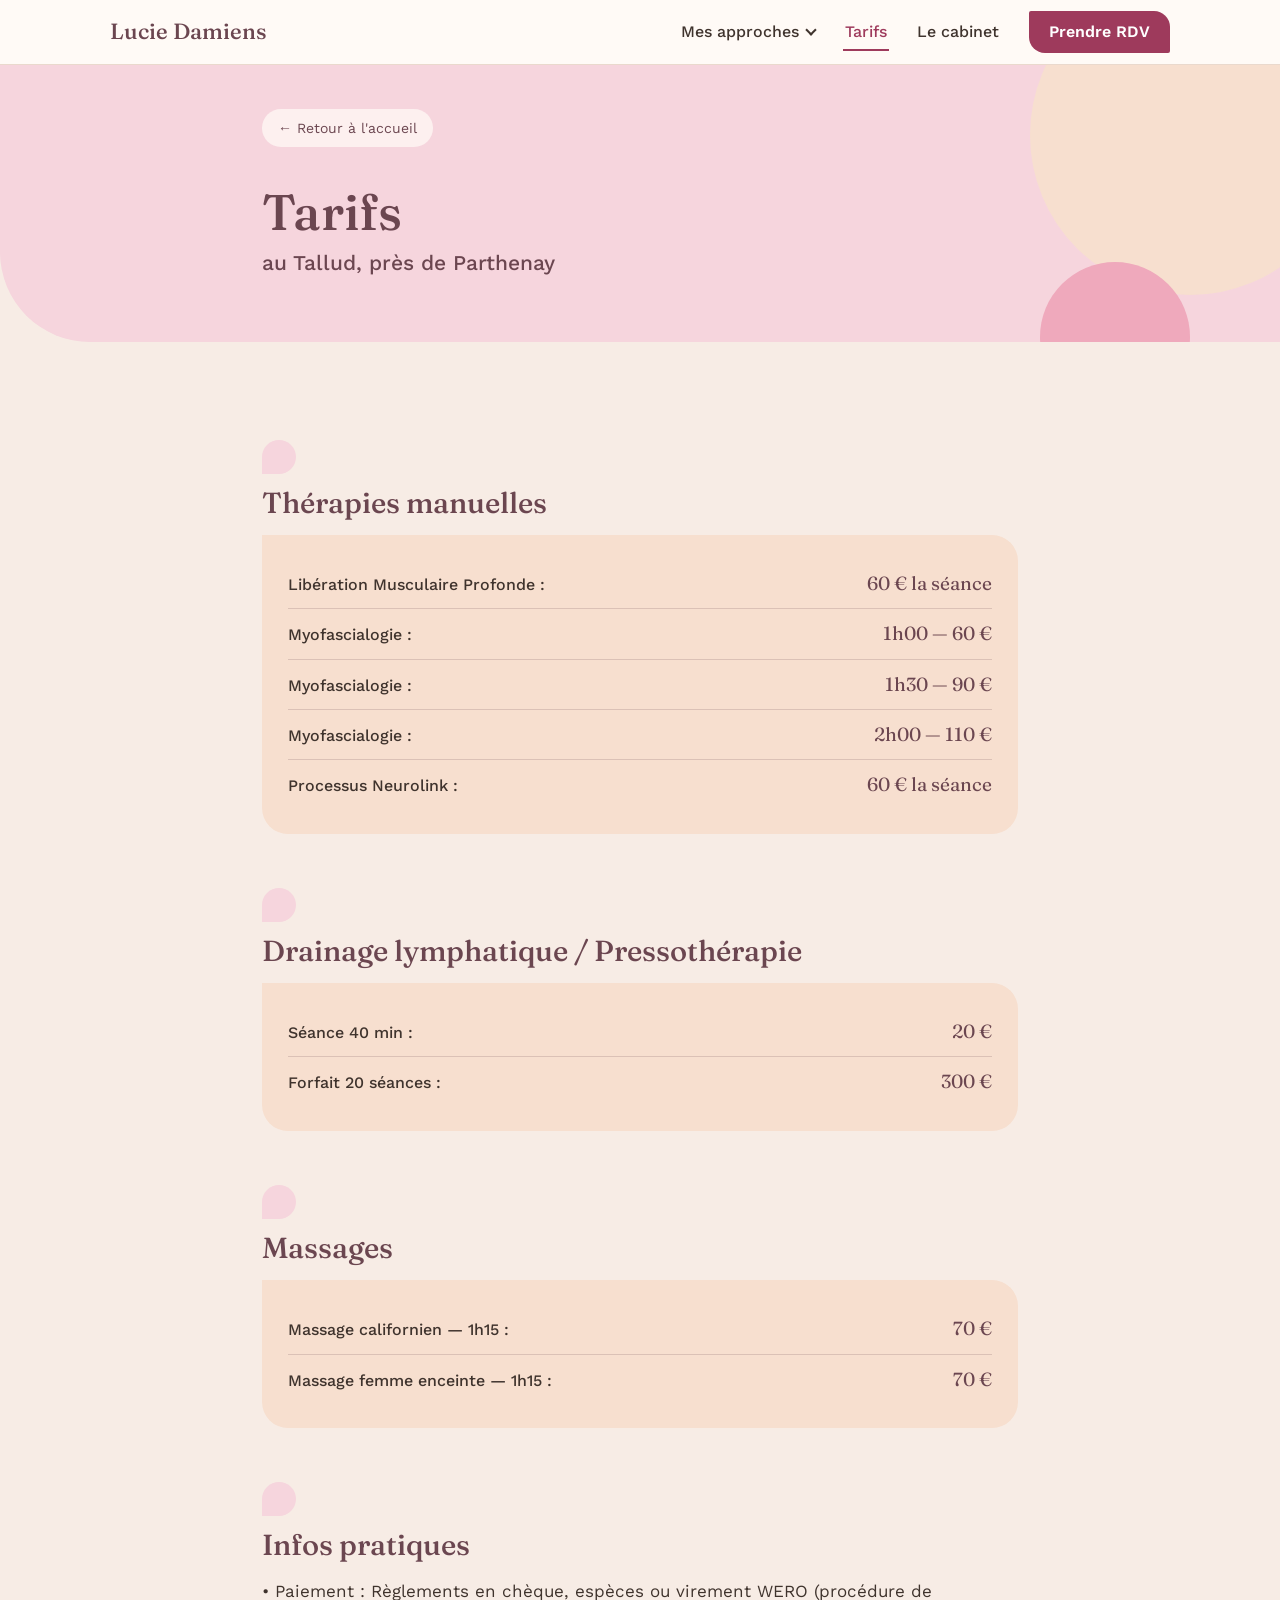
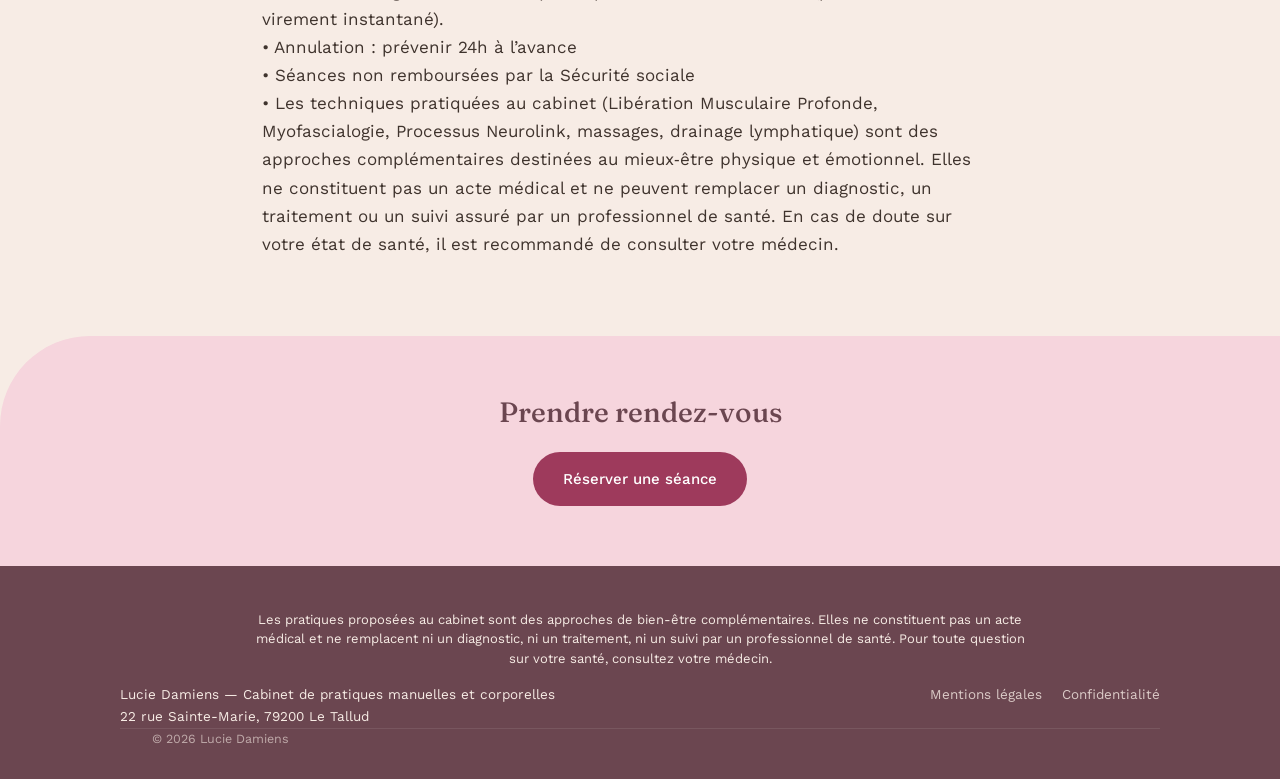
<file: tarifs.html>
<!doctype html>
<html lang="fr-FR"><head><meta charset="utf-8"><meta name="viewport" content="width=device-width, initial-scale=1">
<title>Tarifs des séances au Tallud, près de Parthenay | Lucie Damiens</title>
<link rel="stylesheet" href="fonts.css">
<link rel="preload" href="fonts/fraunces-latin-500-normal.woff2" as="font" type="font/woff2" crossorigin>
<link rel="preload" href="fonts/work-sans-latin-400-normal.woff2" as="font" type="font/woff2" crossorigin>
<link rel="icon" href="/favicon.ico" sizes="48x48">
<link rel="icon" href="/favicon.svg" type="image/svg+xml">
<link rel="apple-touch-icon" href="/apple-touch-icon.png">
<link rel="canonical" href="https://luciedamiens.fr/tarifs">
<meta property="og:type" content="website">
<meta property="og:site_name" content="Lucie Damiens">
<meta property="og:locale" content="fr_FR">
<meta property="og:title" content="Tarifs des séances au Tallud, près de Parthenay | Lucie Damiens">
<meta property="og:description" content="Tarifs des séances au cabinet de Lucie Damiens au Tallud : Neurolink, LMP, Myofascialogie, massages, pressothérapie.">
<meta property="og:url" content="https://luciedamiens.fr/tarifs">
<meta property="og:image" content="https://luciedamiens.fr/images/og-image.jpg">
<meta property="og:image:width" content="1200">
<meta property="og:image:height" content="630">
<meta property="og:image:alt" content="Salle de soin du cabinet de Lucie Damiens au Tallud">
<meta name="twitter:card" content="summary_large_image">

<meta name="description" content="Tarifs des séances au cabinet de Lucie Damiens au Tallud : Neurolink, LMP, Myofascialogie, massages, pressothérapie.">
<link rel="stylesheet" href="style.css"><link rel="stylesheet" href="site.css">
<script src="site.js" defer></script>
</head>
<body class="page page-id-42">
<header class="site-nav">
  <div class="site-nav-inner">
    <a class="site-nav-brand" href="/">Lucie Damiens</a>
    <button class="site-nav-toggle" type="button" aria-expanded="false" aria-controls="site-nav-menu"><span class="sr-only">Menu</span><span class="bars" aria-hidden="true"></span></button>
    <nav id="site-nav-menu" class="site-nav-menu" aria-label="Navigation principale">
      <ul>
        <li class="has-sub"><button type="button" class="sub-toggle" aria-expanded="false" aria-controls="sub-approches">Mes approches</button>
          <ul id="sub-approches" class="sub">
            <li><a href="/processus-neurolink">Processus Neurolink</a></li>
            <li><a href="/liberation-musculaire-profonde">Libération Musculaire Profonde</a></li>
            <li><a href="/myofascialogie">Myofascialogie</a></li>
            <li><a href="/massages">Massages</a></li>
            <li><a href="/pressotherapie">Pressothérapie</a></li>
          </ul>
        </li>
        <li><a href="/tarifs">Tarifs</a></li>
        <li><a href="/#cabinet">Le cabinet</a></li>
      </ul>
      <a class="site-nav-cta" href="https://calendly.com/luciedamiens">Prendre RDV</a>
    </nav>
  </div>
</header>
<section class="tech-body wrap" style="padding-top:60px;">

<section class="tech-hero">
  <a class="btn-secondary back-link" href="/">← Retour à l'accueil</a>
  <h1>Tarifs<span class="h1-lieu">au Tallud, près de Parthenay</span></h1>
</section>

<section class="tech-body">

  <h2>Thérapies manuelles</h2>
  <div class="indications">
    <p><strong>Libération Musculaire Profonde :</strong> 60 € la séance</p>
    <p><strong>Myofascialogie :</strong> 1h00 — 60 €</p>
    <p><strong>Myofascialogie :</strong> 1h30 — 90 €</p>
    <p><strong>Myofascialogie :</strong> 2h00 — 110 €</p>
    <p><strong>Processus Neurolink :</strong> 60 € la séance</p>
  </div>

  <h2>Drainage lymphatique / Pressothérapie</h2>
  <div class="indications">
    <p><strong>Séance 40 min :</strong> 20 €</p>
    <p><strong>Forfait 20 séances :</strong> 300 €</p>
  </div>

  <h2>Massages</h2>
  <div class="indications">
    <p><strong>Massage californien — 1h15 :</strong> 70 €</p>
    <p><strong>Massage femme enceinte — 1h15 :</strong> 70 €</p>
  </div>

  <h2>Infos pratiques</h2>
  <p>
    • Paiement : Règlements en chèque, espèces ou virement WERO (procédure de virement instantané).<br>
    • Annulation : prévenir 24h à l’avance<br>
    • Séances non remboursées par la Sécurité sociale<br>
    • Les techniques pratiquées au cabinet (Libération Musculaire Profonde, Myofascialogie, Processus Neurolink, massages, drainage lymphatique) sont des approches complémentaires destinées au mieux‑être physique et émotionnel.
Elles ne constituent pas un acte médical et ne peuvent remplacer un diagnostic, un traitement ou un suivi assuré par un professionnel de santé.
En cas de doute sur votre état de santé, il est recommandé de consulter votre médecin.<br>
  </p>

</section>

<section class="tech-cta">
  <h2>Prendre rendez-vous</h2>
  <a class="btn-primary" href="https://calendly.com/luciedamiens">Réserver une séance</a>
</section>

</section>
<footer>
  <p class="footer-mention" style="max-width:820px;margin:0 auto 16px;padding:0 16px;font-size:13px;line-height:1.5;text-align:center;">Les pratiques proposées au cabinet sont des approches de bien-être complémentaires. Elles ne constituent pas un acte médical et ne remplacent ni un diagnostic, ni un traitement, ni un suivi par un professionnel de santé. Pour toute question sur votre santé, consultez votre médecin.</p>
  <div class="footer-inner">
    <div>Lucie Damiens — Cabinet de pratiques manuelles et corporelles<br>22 rue Sainte-Marie, 79200 Le Tallud</div>
    <div class="footer-links">
      <a href="/mentions-legales">Mentions légales</a>
      <a href="/confidentialite">Confidentialité</a>
    </div>
  </div>
  <div class="foot-bottom wrap">&copy; 2026 Lucie Damiens</div>
</footer>

</body></html>
</file>
<file: fonts.css>
/* Polices hébergées sur le site (aucun appel aux serveurs de Google). Licence SIL OFL, voir dossier fonts/ */
@font-face{font-family:'Fraunces';font-style:normal;font-weight:400;font-display:swap;src:url(fonts/fraunces-latin-400-normal.woff2) format('woff2');}
@font-face{font-family:'Fraunces';font-style:normal;font-weight:500;font-display:swap;src:url(fonts/fraunces-latin-500-normal.woff2) format('woff2');}
@font-face{font-family:'Fraunces';font-style:normal;font-weight:600;font-display:swap;src:url(fonts/fraunces-latin-600-normal.woff2) format('woff2');}
@font-face{font-family:'Fraunces';font-style:italic;font-weight:500;font-display:swap;src:url(fonts/fraunces-latin-500-italic.woff2) format('woff2');}
@font-face{font-family:'Work Sans';font-style:normal;font-weight:400;font-display:swap;src:url(fonts/work-sans-latin-400-normal.woff2) format('woff2');}
@font-face{font-family:'Work Sans';font-style:normal;font-weight:500;font-display:swap;src:url(fonts/work-sans-latin-500-normal.woff2) format('woff2');}
@font-face{font-family:'Work Sans';font-style:normal;font-weight:600;font-display:swap;src:url(fonts/work-sans-latin-600-normal.woff2) format('woff2');}
</file>
<file: site.css>
/* Ajouts : menu d'en-tête, carte au clic, accessibilité. Couleurs reprises de la palette en place. */
.sr-only{position:absolute;width:1px;height:1px;margin:-1px;padding:0;overflow:hidden;clip:rect(0,0,0,0);white-space:nowrap;border:0;}

.site-nav{position:sticky;top:0;z-index:100;background:#FFFAF6;border-bottom:1px solid #EAD9CD;font-family:'Work Sans',sans-serif;}
.site-nav-inner{max-width:1100px;margin:0 auto;padding:0 20px;min-height:64px;display:flex;align-items:center;justify-content:space-between;gap:20px;}
.site-nav-brand{font-family:'Fraunces',Georgia,serif;font-size:22px;font-weight:500;color:#6B4650;text-decoration:none;white-space:nowrap;}
.site-nav-menu{display:flex;align-items:center;gap:28px;}
.site-nav-menu ul{list-style:none;margin:0;padding:0;display:flex;align-items:center;gap:26px;}
.site-nav-menu li{position:relative;margin:0;padding:0;}
.site-nav-menu li::before{display:none !important;}
.site-nav-menu a,.site-nav-menu .sub-toggle{font:500 16px/1.2 'Work Sans',sans-serif;color:#3F332D;text-decoration:none;background:none;border:0;padding:10px 2px;cursor:pointer;}
.site-nav-menu a:hover,.site-nav-menu .sub-toggle:hover{color:#9E3A5C;}
.site-nav-menu a[aria-current="page"]{color:#9E3A5C;box-shadow:inset 0 -2px 0 #9E3A5C;}
.sub-toggle::after{content:"";display:inline-block;width:6px;height:6px;margin-left:8px;border-right:2px solid currentColor;border-bottom:2px solid currentColor;transform:translateY(-3px) rotate(45deg);}
.site-nav-menu .sub{display:none;position:absolute;left:-14px;top:100%;min-width:270px;flex-direction:column;align-items:stretch;gap:0;background:#FFFAF6;border:1px solid #EAD9CD;border-radius:2px 16px 2px 16px;padding:10px 6px;box-shadow:0 10px 24px rgba(63,51,45,.12);}
.site-nav-menu li.has-sub:hover .sub,.site-nav-menu li.has-sub:focus-within .sub,.site-nav-menu .sub.open{display:flex;}
.site-nav-menu .sub a{display:block;padding:10px 14px;}
.site-nav-menu .site-nav-cta{background:#9E3A5C;color:#fff;padding:11px 20px;border-radius:2px 16px 2px 16px;font-weight:600;white-space:nowrap;}
.site-nav-menu .site-nav-cta:hover{background:#6B4650;color:#fff;}
.site-nav a:focus-visible,.site-nav button:focus-visible{outline:3px solid #9E3A5C;outline-offset:2px;}
.site-nav-toggle{display:none;background:none;border:1px solid #EAD9CD;border-radius:6px;width:46px;height:46px;cursor:pointer;position:relative;}
.site-nav-toggle .bars,.site-nav-toggle .bars::before,.site-nav-toggle .bars::after{position:absolute;left:12px;right:12px;height:2px;background:#3F332D;content:"";}
.site-nav-toggle .bars{top:22px;}
.site-nav-toggle .bars::before{left:0;right:0;top:-7px;}
.site-nav-toggle .bars::after{left:0;right:0;top:7px;}

@media (max-width:860px){
  .site-nav-inner{flex-wrap:wrap;padding:8px 16px;}
  .site-nav-toggle{display:block;}
  .site-nav-menu{display:none;width:100%;flex-direction:column;align-items:stretch;gap:6px;padding:8px 0 16px;}
  .site-nav-menu.open{display:flex;}
  .site-nav-menu ul{flex-direction:column;align-items:stretch;gap:0;}
  .site-nav-menu a,.site-nav-menu .sub-toggle{display:block;width:100%;text-align:left;padding:14px 4px;font-size:17px;min-height:44px;}
  .site-nav-menu .sub{display:flex;position:static;border:0;box-shadow:none;padding:0 0 6px 14px;min-width:0;background:transparent;}
  .sub-toggle::after{display:none;}
  .site-nav-menu a[aria-current="page"]{box-shadow:none;}
  .site-nav-menu .site-nav-cta{text-align:center;margin-top:6px;}
}

/* Titres de pages : lieu en second niveau */
.h1-lieu{display:block;font-family:'Work Sans',sans-serif;font-size:.42em;font-weight:500;letter-spacing:0;line-height:1.35;margin-top:10px;}

/* Carte chargée au clic */
.cabinet-map .map-consent{box-sizing:border-box;width:100%;height:100%;min-height:230px;display:flex;flex-direction:column;align-items:center;justify-content:center;gap:10px;text-align:center;padding:18px;background:#FFFAF6;border-radius:14px;box-shadow:0 6px 18px rgba(0,0,0,.25);color:#3F332D;font-family:'Work Sans',sans-serif;}
.cabinet-map .map-consent-title{margin:0;font:600 17px/1.3 'Fraunces',Georgia,serif;color:#6B4650;}
.cabinet-map .map-consent p{margin:0;font-size:14px;line-height:1.45;}
.cabinet-map .map-consent-btn{background:#9E3A5C;color:#fff;border:0;border-radius:2px 16px 2px 16px;padding:12px 22px;font:600 15px 'Work Sans',sans-serif;cursor:pointer;min-height:44px;}
.cabinet-map .map-consent-btn:hover{background:#6B4650;}
.cabinet-map .map-consent a{font-size:14px;color:#9E3A5C;}
.cabinet-map iframe{display:block;}
#cabinet{scroll-margin-top:72px;}

/* Infos pratiques (pages de pratique) */
.infos-pratiques{background:var(--peche,#F7DFCF);border-radius:0 26px 26px 26px;padding:22px 26px;margin:14px 0}
.infos-pratiques p{margin:0;padding:12px 0;border-bottom:1px solid rgba(107,70,80,.2);font-size:17px;line-height:1.55;max-width:none;color:var(--ink,#3a2a30)}
.infos-pratiques p:first-child{padding-top:0}
.infos-pratiques p:last-child{border-bottom:0;padding-bottom:0}
.infos-pratiques strong{display:block;font-family:'Work Sans',sans-serif;font-size:14px;font-weight:600;color:var(--prune,#6B4650);margin-bottom:2px}
.infos-pratiques a{color:var(--rose-fort,#9E3A5C);text-decoration:underline;text-underline-offset:3px}
</file>
<file: style.css>
/*
Theme Name: Lucie Damiens
Theme URI: https://luciedamiens.com/
Author: Peux
Description: Thème sur-mesure pour le site de Lucie Damiens, thérapeute manuelle (Fasciathérapie, Libération Musculaire Profonde, Myofascialogie, Processus Neurolink).
Version: 1.0
Requires PHP: 7.4
Text Domain: lucie-damiens
*/

:root{
  --bone:#F7ECE5;
  --bone-deep:#EFDACE;
  --ink:#3F332D;
  --ink-soft:#8A796F;
  --moss:#E28FA6;
  --moss-deep:#6B4650;
  --ochre:#DB9DAF;
  --clay:#DB9DAF;
  --line:#EAD9CD;
  --white:#FFFAF6;
}
*{box-sizing:border-box;}
html{scroll-behavior:smooth;}
body{
  margin:0;
  background:var(--bone);
  color:var(--ink);
  font-family:'Work Sans', sans-serif;
  font-size:17px;
  line-height:1.6;
}
h1,h2,h3{
  font-family:'Fraunces', serif;
  font-weight:500;
  color:var(--moss-deep);
  line-height:1.15;
  margin:0;
}
p{margin:0;}
a{color:inherit;}
img{max-width:100%;}
.wrap{max-width:1040px;margin:0 auto;padding:0 32px;}

/* HERO */
.hero{
  display:grid; grid-template-columns:1.1fr .9fr; gap:56px; align-items:center;
  padding:76px 32px 84px; max-width:1040px; margin:0 auto;
}
.hero .eyebrow{font-size:15px; color:var(--clay); font-style:italic; font-family:'Fraunces',serif; margin-bottom:14px;}
.hero h1{font-size:44px; letter-spacing:-.01em;}
.hero p.lead{margin-top:20px; font-size:18px; color:var(--ink-soft); max-width:46ch;}
.hero .symptoms{margin-top:26px; display:flex; flex-wrap:wrap; gap:10px 10px;}
.hero .symptoms span{
  font-size:13.5px; color:var(--moss-deep); background:var(--bone-deep);
  border:1px solid var(--line); padding:6px 12px; border-radius:20px;
}
.hero .ctas{margin-top:34px; display:flex; gap:14px; flex-wrap:wrap;}
.btn-primary{
  background:var(--moss); color:var(--white); text-decoration:none;
  padding:14px 26px; border-radius:2px; font-size:15px; font-weight:500;
  display:inline-block;
}
.btn-secondary{
  border:1px solid var(--ink); color:var(--ink); text-decoration:none;
  padding:13px 25px; border-radius:2px; font-size:15px;
  display:inline-block;
}
.hero-visual{
  aspect-ratio:4/5; background:var(--moss-deep);
  border-radius:2px 60px 2px 60px;
  display:flex; align-items:flex-end; padding:20px;
  background-image:linear-gradient(165deg,#F1D2C4,#DD9E9B);
  overflow:hidden;
}
.hero-visual img{width:100%; height:100%; object-fit:cover; display:block; border-radius:2px 60px 2px 60px;}
@media(max-width:800px){ .hero{grid-template-columns:1fr; padding-top:48px;} .hero h1{font-size:34px;} }

section{padding:70px 32px;}
.section-inner{max-width:1040px; margin:0 auto;}
.divider{border:none; border-top:1px solid var(--line); max-width:1040px; margin:0 auto;}

/* COMPRENDRE */
.comprendre{background:var(--white);}
.comprendre h2{font-size:30px; margin-bottom:22px;}
.comprendre .cols{display:grid; grid-template-columns:1fr 1fr; gap:48px; margin-top:30px;}
.comprendre p{color:var(--ink-soft); max-width:60ch;}
.comprendre .cols h3{font-size:18px; color:var(--moss); margin-bottom:10px;}
.causes-list{list-style:none; padding:0; margin:14px 0 0; display:flex; flex-direction:column; gap:8px;}
.causes-list li{padding-left:18px; position:relative; color:var(--ink-soft); font-size:15.5px;}
.causes-list li::before{content:"—"; position:absolute; left:0; color:var(--clay);}
@media(max-width:800px){ .comprendre .cols{grid-template-columns:1fr;} }

/* FASCIATHERAPIE */
.fascia{background:var(--bone);}
.fascia-grid{display:grid; grid-template-columns:1fr 1fr; gap:48px; align-items:start;}
.fascia h2{font-size:30px; margin-bottom:8px;}
.fascia .sub{font-family:'Fraunces',serif; font-style:italic; color:var(--clay); font-size:16px; margin-bottom:20px; display:block;}
.fascia p{color:var(--ink-soft); max-width:52ch;}
.fascia-points{list-style:none; padding:0; margin:22px 0 0; display:flex; flex-direction:column; gap:14px;}
.fascia-points li{padding-left:20px; position:relative; color:var(--ink-soft); font-size:15px;}
.fascia-points li::before{content:"—"; position:absolute; left:0; color:var(--moss);}
.fascia-points strong{color:var(--ink); font-weight:500;}
.combo-note{
  margin-top:28px; padding:20px 22px; background:var(--bone-deep);
  border-left:2px solid var(--moss); border-radius:2px; font-size:14.5px; color:var(--ink-soft);
}
@media(max-width:800px){ .fascia-grid{grid-template-columns:1fr;} }

/* BENEFICES */
.benefices{background:var(--white);}
.benefices h2{font-size:30px; margin-bottom:38px;}
.benef-grid{display:grid; grid-template-columns:1.3fr 1fr; gap:26px;}
.benef-item{padding:26px 0; border-top:1px solid var(--line);}
.benef-item:first-child{border-top:none;}
.benef-item h3{font-size:19px; color:var(--ink); font-weight:500; margin-bottom:8px;}
.benef-item p{color:var(--ink-soft); font-size:15px; max-width:44ch;}
.benef-side{background:var(--bone-deep); border-radius:2px; padding:28px; display:flex; flex-direction:column; justify-content:center;}
.benef-side h3{font-family:'Fraunces',serif; font-size:20px; color:var(--moss-deep); font-weight:500;}
.benef-side p{margin-top:10px; color:var(--ink-soft); font-size:14.5px;}
@media(max-width:800px){ .benef-grid{grid-template-columns:1fr;} }

/* TEMOIGNAGES */
.temoignages h2{font-size:30px; margin-bottom:38px;}
.quote-flow{display:flex; flex-direction:column; gap:0;}
.quote{padding:26px 0; border-top:1px solid var(--line); display:grid; grid-template-columns:40px 1fr; gap:18px;}
.quote:first-child{border-top:none;}
.quote .mark{font-family:'Fraunces',serif; font-size:34px; color:var(--clay); line-height:1;}
.quote p{font-size:16.5px; color:var(--ink); max-width:60ch;}
.quote .who{margin-top:10px; font-size:13.5px; color:var(--ink-soft);}

/* TARIFS */
.tarifs{background:var(--white);}
.tarifs h2{font-size:30px; margin-bottom:30px;}
.tarif-row{display:flex; justify-content:space-between; align-items:baseline; padding:18px 0; border-top:1px solid var(--line); max-width:640px;}
.tarif-row:first-of-type{border-top:none;}
.tarif-row .label{font-size:16px;}
.tarif-row .price{font-family:'Fraunces',serif; font-size:20px; color:var(--moss-deep);}
.tarifs .infos{margin-top:26px; color:var(--ink-soft); font-size:14.5px; max-width:56ch;}

/* FAQ */
.faq h2{font-size:30px; margin-bottom:30px;}
.faq-item{border-top:1px solid var(--line); padding:20px 0;}
.faq-item:first-child{border-top:none;}
.faq-item h3{font-size:16.5px; font-weight:500; color:var(--ink); font-family:'Work Sans',sans-serif;}
.faq-item p{margin-top:8px; color:var(--ink-soft); font-size:15px; max-width:60ch;}

/* CABINET */
.cabinet{background:var(--white);}
.cabinet-grid{display:grid; grid-template-columns:1fr 1fr; gap:40px; align-items:stretch;}
.map{background:var(--bone-deep); border:1px solid var(--line); border-radius:2px; min-height:280px; width:100%;}
.cabinet-info h2{font-size:26px;}
.cabinet-info address{font-style:normal; color:var(--ink-soft); margin-top:14px; line-height:1.7;}
.cabinet-info .practical{margin-top:18px; color:var(--ink-soft); font-size:14.5px;}
@media(max-width:800px){ .cabinet-grid{grid-template-columns:1fr;} }

/* CONTACT FINAL */
.contact-final{text-align:center; padding:90px 32px;}
.contact-final h2{font-size:32px; max-width:20ch; margin:0 auto;}
.contact-final .btn-primary{margin-top:28px; display:inline-block;}
.contact-final .tel{margin-top:16px; display:block; color:var(--ink-soft); font-size:14.5px;}

footer{background:var(--moss-deep); color:var(--bone); padding:44px 32px 30px;}
.footer-inner{max-width:1040px; margin:0 auto; display:flex; justify-content:space-between; flex-wrap:wrap; gap:24px; font-size:13.5px;}
.footer-inner a{text-decoration:none; color:var(--bone); opacity:.8;}
.footer-links{display:flex; gap:20px; flex-wrap:wrap;}
.foot-bottom{max-width:1040px; margin:24px auto 0; padding-top:20px; border-top:1px solid rgba(250,249,245,.15); font-size:12.5px; opacity:.6;}

/* APPROCHES (home) */
.approches h2{font-size:30px; margin-bottom:10px;}
.approches > .section-inner > p.intro{color:var(--ink-soft); max-width:60ch; margin-bottom:34px;}
.approches-grid{display:grid; grid-template-columns:repeat(3,1fr); gap:22px;}
.approche-card{background:var(--white); border:1px solid var(--line); border-radius:2px; padding:28px; display:flex; flex-direction:column; gap:10px;}
.approche-card .tag{font-family:'Fraunces',serif; font-style:italic; color:var(--clay); font-size:13.5px;}
.approche-card h3{font-size:19px; color:var(--moss-deep); font-weight:500;}
.approche-card p{color:var(--ink-soft); font-size:14.5px; flex:1;}
.approche-card a.more{font-size:14px; color:var(--moss); text-decoration:none; font-weight:500; margin-top:6px;}
@media(max-width:800px){ .approches-grid{grid-template-columns:1fr;} }

/* TECHNIQUE PAGES */
.tech-hero{padding:56px 32px 40px; max-width:820px; margin:0 auto;}
.back-link{display:inline-block; margin-bottom:18px; font-size:14px;}
.back-link:hover{opacity:.85;}
.tech-hero .tagline{display:block; font-family:'Fraunces',serif; font-style:italic; color:var(--clay); font-size:17px; margin-top:10px;}
.tech-hero h1{font-size:36px; margin-top:12px;}
.tech-body{padding:10px 32px 60px; max-width:820px; margin:0 auto;}
.tech-body p{color:var(--ink-soft); margin-bottom:18px; font-size:16.5px; max-width:66ch;}
.tech-body h2{font-size:21px; margin:36px 0 14px; color:var(--moss-deep);}
.indications{background:var(--bone-deep); border-radius:2px; padding:24px 26px; margin:14px 0;}
.indications p{color:var(--ink-soft); font-size:15px; margin:0;}
.note-box{border-left:2px solid var(--moss); padding:16px 20px; margin:20px 0; font-style:italic; color:var(--ink-soft); font-size:15px; background:var(--white);}
.tech-cta{text-align:center; padding:50px 32px 70px;}
.tech-cta .btn-primary{margin-top:18px; display:inline-block;}

.other-techniques{padding:56px 32px; background:var(--white);}
.other-techniques h2{font-size:24px; margin-bottom:24px;}

:root{
  --bone:#F7ECE5;
  --bone-deep:#EFDACE;
  --ink:#3F332D;
  --ink-soft:#8A796F;
  --moss:#E28FA6;
  --moss-deep:#6B4650;
  --ochre:#DB9DAF;
  --clay:#DB9DAF;
  --line:#EAD9CD;
  --white:#FFFAF6;
}

body{
  background:var(--bone);
  color:var(--ink);
  font-family:'Work Sans', sans-serif;
  font-size:17px;
  line-height:1.6;
}

h1,h2,h3{
  font-family:'Fraunces', serif;
  font-weight:500;
  color:var(--moss-deep);
  line-height:1.15;
  margin:0;
}

p{margin:0;}
a{color:inherit;}

.wrap{max-width:1040px;margin:0 auto;padding:0 32px;}

.note{
  max-width:640px; margin:0 auto 8px; text-align:center;
  font-family:'Work Sans',sans-serif; font-size:13px; color:var(--ink-soft);
  letter-spacing:.02em; padding:10px 0;
}

/* HERO */
.hero{
  display:grid; grid-template-columns:1.1fr .9fr; gap:56px; align-items:center;
  padding:76px 32px 84px; max-width:1040px; margin:0 auto;
}
.hero .eyebrow{font-size:15px; color:var(--clay); font-style:italic; font-family:'Fraunces',serif; margin-bottom:14px;}
.hero h1{font-size:44px; letter-spacing:-.01em;}
.hero p.lead{margin-top:20px; font-size:18px; color:var(--ink-soft); max-width:46ch;}
.hero .symptoms{margin-top:26px; display:flex; flex-wrap:wrap; gap:10px 10px;}
.hero .symptoms span{
  font-size:13.5px; color:var(--moss-deep); background:var(--bone-deep);
  border:1px solid var(--line); padding:6px 12px; border-radius:20px;
}
.hero .ctas{margin-top:34px; display:flex; gap:14px; flex-wrap:wrap;}
.btn-primary{
  background:var(--moss); color:var(--white); text-decoration:none;
  padding:14px 26px; border-radius:2px; font-size:15px; font-weight:500;
}
.btn-secondary{
  border:1px solid var(--ink); color:var(--ink); text-decoration:none;
  padding:13px 25px; border-radius:2px; font-size:15px;
}
.hero-visual{
  aspect-ratio:3/5; background:var(--moss-deep);
  border-radius:2px 60px 2px 60px;
  display:flex; align-items:flex-end; padding:20px;
  background-image:linear-gradient(165deg,#F1D2C4,#DD9E9B);
}
.hero-visual img{width:100%;height:100%;object-fit:cover;}

@media(max-width:800px){
  .hero{grid-template-columns:1fr; padding-top:48px;}
  .hero h1{font-size:34px;}
}

/* SECTIONS */
section{padding:70px 32px;}
.section-inner{max-width:1040px; margin:0 auto;}
.divider{border:none; border-top:1px solid var(--line); max-width:1040px; margin:0 auto;}

/* COMPRENDRE */
.comprendre{background:var(--white);}
.comprendre h2{font-size:30px; margin-bottom:22px;}
.comprendre .cols{display:grid; grid-template-columns:1fr 1fr; gap:48px; margin-top:30px;}
.comprendre p{color:var(--ink-soft); max-width:60ch;}
.comprendre .cols h3{font-size:18px; color:var(--moss); margin-bottom:10px;}
.causes-list{list-style:none; padding:0; margin:14px 0 0; display:flex; flex-direction:column; gap:8px;}
.causes-list li{padding-left:18px; position:relative; color:var(--ink-soft); font-size:15.5px;}
.causes-list li::before{content:"—"; position:absolute; left:0; color:var(--clay);}
@media(max-width:800px){ .comprendre .cols{grid-template-columns:1fr;} }

/* TECHNIQUE PAGES */
.tech-hero{padding:56px 32px 40px; max-width:820px; margin:0 auto;}
.back-link{display:inline-block; margin-bottom:18px; font-size:14px;}
.tech-hero .tagline{display:block; font-family:'Fraunces',serif; font-style:italic; color:var(--clay); font-size:17px; margin-top:10px;}
.tech-hero h1{font-size:36px; margin-top:12px;}

.tech-body{padding:10px 32px 60px; max-width:820px; margin:0 auto;}
.tech-body p{color:var(--ink-soft); margin-bottom:18px; font-size:16.5px; max-width:66ch;}
.tech-body h2{font-size:21px; margin:36px 0 14px; color:var(--moss-deep);}
.indications{background:var(--bone-deep); border-radius:2px; padding:24px 26px; margin:14px 0;}
.indications p{color:var(--ink-soft); font-size:15px; margin:0;}
.note-box{border-left:2px solid var(--moss); padding:16px 20px; margin:20px 0; font-style:italic; color:var(--ink-soft); font-size:15px; background:var(--white);}

.tech-cta{text-align:center; padding:50px 32px 70px;}
.tech-cta .btn-primary{margin-top:18px; display:inline-block;}

/* APPROCHES */
.approches h2{font-size:30px; margin-bottom:10px;}
.approches > .section-inner > p.intro{color:var(--ink-soft); max-width:60ch; margin-bottom:34px;}
.approches-grid{display:grid; grid-template-columns:repeat(3,1fr); gap:22px;}
.approche-card{background:var(--white); border:1px solid var(--line); border-radius:2px; padding:28px; display:flex; flex-direction:column; gap:10px;}
.approche-card .tag{font-family:'Fraunces',serif; font-style:italic; color:var(--clay); font-size:13.5px;}
.approche-card h3{font-size:19px; color:var(--moss-deep); font-weight:500;}
.approche-card p{color:var(--ink-soft); font-size:14.5px; flex:1;}
.approche-card a.more{font-size:14px; color:var(--moss); text-decoration:none; font-weight:500; margin-top:6px;}
@media(max-width:800px){ .approches-grid{grid-template-columns:1fr;} }

/* QUOTES */
.quote-flow{display:flex; flex-direction:column; gap:0;}
.quote{padding:26px 0; border-top:1px solid var(--line); display:grid; grid-template-columns:40px 1fr; gap:18px;}
.quote .mark{font-family:'Fraunces',serif; font-size:34px; color:var(--clay); line-height:1;}
.quote p{font-size:16.5px; color:var(--ink); max-width:60ch;}
.quote .who{margin-top:10px; font-size:13.5px; color:var(--ink-soft);}

/* TARIFS */
.tarif-row{display:flex; justify-content:space-between; align-items:baseline; padding:18px 0; border-top:1px solid var(--line); max-width:640px;}
.tarif-row .label{font-size:16px;}
.tarif-row .price{font-family:'Fraunces',serif; font-size:20px; color:var(--moss-deep);}
.tarifs .infos{margin-top:26px; color:var(--ink-soft); font-size:14.5px; max-width:56ch;}

/* CONTACT FINAL */
.contact-final{text-align:center; padding:90px 32px;}
.contact-final h2{font-size:32px; max-width:20ch; margin:0 auto;}
.contact-final .btn-primary{margin-top:28px; display:inline-block;}
.contact-final .tel{margin-top:16px; display:block; color:var(--ink-soft); font-size:14.5px;}
/* ===== SECTION IMMERSIVE ===== */

.cabinet-immersive {
  position: relative;
  width: 100%;
  height: 750px;
  overflow: hidden;
}

/* ===== IMAGE DE FOND (sans flou) ===== */

.cabinet-bg {
  position: absolute;
  top: 0;
  left: 0;
  width: 100%;
  height: 100%;
  background-image: none;
  background-size: cover;
  background-position: center;
  background-attachment: fixed; /* Parallax */
  filter: brightness(0.55); /* sombre mais net */
  transform: scale(1.05); /* effet profondeur */
}

/* ===== OVERLAY ===== */

.cabinet-immersive-overlay {
  position: relative;
  z-index: 2;
  display: grid;
  grid-template-columns: 1fr 1fr;
  gap: 40px;
  padding: 80px 60px;
  height: 100%;
  align-items: center;
  animation: fadeIn 1.4s ease forwards;
  opacity: 0;
}

/* Animation fade-in */
@keyframes fadeIn {
  from { opacity: 0; transform: translateY(30px); }
  to { opacity: 1; transform: translateY(0); }
}

/* ===== CARTE ===== */

.cabinet-map iframe {
  width: 100%;
  height: 350px;
  border: 0;
  border-radius: 14px;
  box-shadow: 0 6px 18px rgba(0,0,0,0.25);
}

/* ===== INFO ===== */

.cabinet-info {
  background: rgba(255, 255, 255, 0.85);
  padding: 35px;
  border-radius: 14px;
  box-shadow: 0 6px 18px rgba(0,0,0,0.20);
}

.cabinet-info h2 {
  font-size: 2.2rem;
  margin-bottom: 20px;
  color: #3a2f2f;
}

.cabinet-info address {
  font-style: normal;
  font-size: 1.2rem;
  line-height: 1.6;
  margin-bottom: 15px;
  color: #4a3f3f;
}

.cabinet-info p.practical {
  font-size: 1rem;
  color: #6a5f5f;
  margin-top: 10px;
}

/* ===== BOUTON ===== */

.cabinet-btn {
  display: inline-block;
  margin-top: 20px;
  padding: 14px 26px;
  background: #d8c7c0;
  color: #3a2f2f;
  text-decoration: none;
  border-radius: 10px;
  font-size: 1.1rem;
  transition: 0.25s ease;
}

.cabinet-btn:hover {
  background: #cbb8b0;
  transform: translateY(-3px);
}

/* ===== RESPONSIVE ===== */

@media (max-width: 900px) {
  .cabinet-immersive-overlay {
    grid-template-columns: 1fr;
    padding: 40px 20px;
  }

  .cabinet-map iframe {
    height: 250px;
  }

  .cabinet-immersive {
    height: auto;
    padding-bottom: 40px;
  }

  .cabinet-bg {
    background-attachment: scroll; /* désactive parallax sur mobile */
    filter: brightness(0.55);
  }
}
.hero-signature {
  text-align: center;
  padding: 60px 20px 20px;
  animation: fadeInElegant 1.6s ease forwards;
  opacity: 0;
}

.hero-signature h1 {
  font-family: 'Montserrat', sans-serif;
  font-size: 3.2rem;
  font-weight: 300;
  color: #3a2f2f;
}

.hero-signature h1 span {
  color: #d8c7c0; /* touche thérapeutique */
}

.hero-subtitle {
  font-size: 1.2rem;
  color: #6a5f5f;
}
.hero-elegant-title h1 {
  font-size: clamp(2rem, 4vw, 4.4rem) !important;
}
.approches h2 {
  font-size: 2rem !important;
}

/* Tuiles : mêmes angles que la photo */
.approche-card {
  border-radius: 2px 32px 2px 32px;
}

/* Boutons RDV et téléphone : mêmes angles que la photo */
.btn-primary,
.btn-secondary {
  border-radius: 2px 16px 2px 16px;
}

/* ===== PAGES INTÉRIEURES ÉGAYÉES =====
   À coller à la fin du CSS additionnel. L'accueil (page 22) n'est pas touché.
   Pour revenir en arrière : supprimer tout ce bloc. */

body:not(.page-id-22){
  --rose-fort:#9E3A5C;
  --rose-doux:#F6D5DD;
  --peche:#F7DFCF;
  --prune:#6B4650;
  overflow-x:clip;
}

body:not(.page-id-22) > section.tech-body.wrap{
  padding:0 !important;
  max-width:none;
}

/* Bandeau de titre coloré */
body:not(.page-id-22) .tech-hero{
  position:relative;
  overflow:hidden;
  max-width:none;
  padding:44px max(32px, calc(50% - 378px)) 64px;
  background:var(--rose-doux);
  border-radius:0 0 0 90px;
}
body:not(.page-id-22) .tech-hero::before{
  content:"";
  position:absolute;
  right:-70px;
  top:-90px;
  width:320px;
  height:320px;
  border-radius:50%;
  background:var(--peche);
}
body:not(.page-id-22) .tech-hero::after{
  content:"";
  position:absolute;
  right:90px;
  bottom:-70px;
  width:150px;
  height:150px;
  border-radius:50%;
  background:#EFA9BC;
}
body:not(.page-id-22) .tech-hero > *{position:relative; z-index:1;}
body:not(.page-id-22) .tech-hero .back-link{
  background:rgba(255,250,246,.75);
  border:0;
  border-radius:999px;
  padding:8px 16px;
  margin-bottom:26px;
  color:var(--prune);
}
body:not(.page-id-22) .tech-hero .tagline{color:var(--rose-fort); font-size:18px;}
body:not(.page-id-22) .tech-hero h1{
  font-size:clamp(34px, 5vw, 50px);
  line-height:1.08;
  max-width:16em;
}

/* Texte plus lisible et plus vivant */
body:not(.page-id-22) section.tech-body:not(.wrap){padding:44px 32px 30px;}
body:not(.page-id-22) .tech-body:not(.wrap) p{color:var(--ink); font-size:17px; line-height:1.65;}
body:not(.page-id-22) .tech-hero + .tech-body > p:first-child{
  font-family:'Fraunces',serif;
  font-size:22px;
  line-height:1.4;
  color:var(--prune);
}
body:not(.page-id-22) .tech-body:not(.wrap) h2{
  font-size:29px;
  margin:54px 0 16px;
  color:var(--prune);
}
body:not(.page-id-22) .tech-body:not(.wrap) h2::before{
  content:"";
  display:block;
  width:34px;
  height:34px;
  margin-bottom:12px;
  border-radius:50% 50% 50% 0;
  background:var(--rose-doux);
}
body:not(.page-id-22) .tech-body:not(.wrap) h3{
  font-size:20px;
  margin:24px 0 6px;
  color:var(--rose-fort);
}

/* Listes en cartes */
body:not(.page-id-22) .tech-body:not(.wrap) ul{
  list-style:none;
  margin:18px 0 24px;
  padding:24px 26px;
  display:grid;
  gap:12px;
  background:var(--white);
  border-radius:0 26px 26px 26px;
}
body:not(.page-id-22) .tech-body:not(.wrap) ul li{
  position:relative;
  padding-left:30px;
  color:var(--ink);
  line-height:1.5;
}
body:not(.page-id-22) .tech-body:not(.wrap) ul li::before{
  content:"";
  position:absolute;
  left:0;
  top:.3em;
  width:15px;
  height:15px;
  border-radius:50%;
  background:#EFA9BC;
}

/* Encadrés et tarifs */
body:not(.page-id-22) .indications{
  background:var(--peche);
  border-radius:0 26px 26px 26px;
  padding:24px 26px;
}
body:not(.page-id-22) .indications p{
  color:var(--ink);
  font-size:17px;
  max-width:none;
}
body:not(.page-id-22) .indications p:has(> strong:first-child){
  display:flex;
  justify-content:space-between;
  align-items:baseline;
  gap:18px;
  padding:9px 0;
  border-bottom:1px solid rgba(107,70,80,.2);
  font-family:'Fraunces',serif;
  font-size:19px;
  color:var(--prune);
  white-space:nowrap;
}
body:not(.page-id-22) .indications p:has(> strong:first-child):last-child{border-bottom:0;}
body:not(.page-id-22) .indications p > strong:first-child{
  font-family:'Work Sans',sans-serif;
  font-size:16px;
  font-weight:500;
  color:var(--ink);
  flex:1 1 0;
  min-width:0;
  white-space:normal;
}

/* Citation */
body:not(.page-id-22) .tech-body:not(.wrap) p:has(> em:only-child){
  margin:40px 0;
  padding:30px 8px;
  border-block:1px solid #EFA9BC;
  font-family:'Fraunces',serif;
  font-size:23px;
  line-height:1.4;
  text-align:center;
  color:var(--rose-fort);
}

/* Appel à l'action en bandeau */
body:not(.page-id-22) .tech-cta{
  margin-top:30px;
  padding:60px 32px;
  background:var(--rose-doux);
  border-radius:90px 0 0 0;
}
body:not(.page-id-22) .tech-cta h2{color:var(--prune); font-size:28px; margin:0;}
body:not(.page-id-22) .tech-cta h2 + h2{margin-top:10px; font-size:36px; color:var(--rose-fort);}
body:not(.page-id-22) .tech-cta .btn-primary{
  margin-top:24px;
  padding:15px 30px;
  border-radius:999px;
  background:var(--rose-fort);
  color:#fff;
  font-weight:500;
  text-decoration:none;
}

/* Cartes des autres approches */
body:not(.page-id-22) .other-techniques{
  padding:56px 32px 66px;
  background:var(--bone-deep);
}
body:not(.page-id-22) .other-techniques h2{font-size:28px; color:var(--prune); margin-bottom:22px;}
body:not(.page-id-22) .approche-card{
  border:0;
  border-radius:0 26px 26px 26px;
  transition:transform .2s ease;
}
body:not(.page-id-22) .approche-card:hover{transform:translateY(-4px);}
body:not(.page-id-22) .approche-card .tag,
body:not(.page-id-22) .approche-card a.more{color:var(--rose-fort);}

@media (max-width:700px){
  body:not(.page-id-22) .tech-hero{padding:30px 24px 52px; border-radius:0 0 0 54px;}
  body:not(.page-id-22) .tech-hero::before{width:210px; height:210px; right:-90px; top:-70px;}
  body:not(.page-id-22) .tech-hero::after{width:96px; height:96px; right:24px; bottom:-48px;}
  body:not(.page-id-22) section.tech-body:not(.wrap){padding:32px 22px 20px;}
  body:not(.page-id-22) .tech-body:not(.wrap) h2{font-size:25px; margin-top:42px;}
  body:not(.page-id-22) .tech-cta{border-radius:54px 0 0 0; padding:48px 22px;}
  body:not(.page-id-22) .approches-grid{grid-template-columns:1fr;}
  body:not(.page-id-22) .indications p:has(> strong:first-child){font-size:18px;}
}
@media (prefers-reduced-motion:reduce){
  body:not(.page-id-22) .approche-card{transition:none;}
}
</file>
